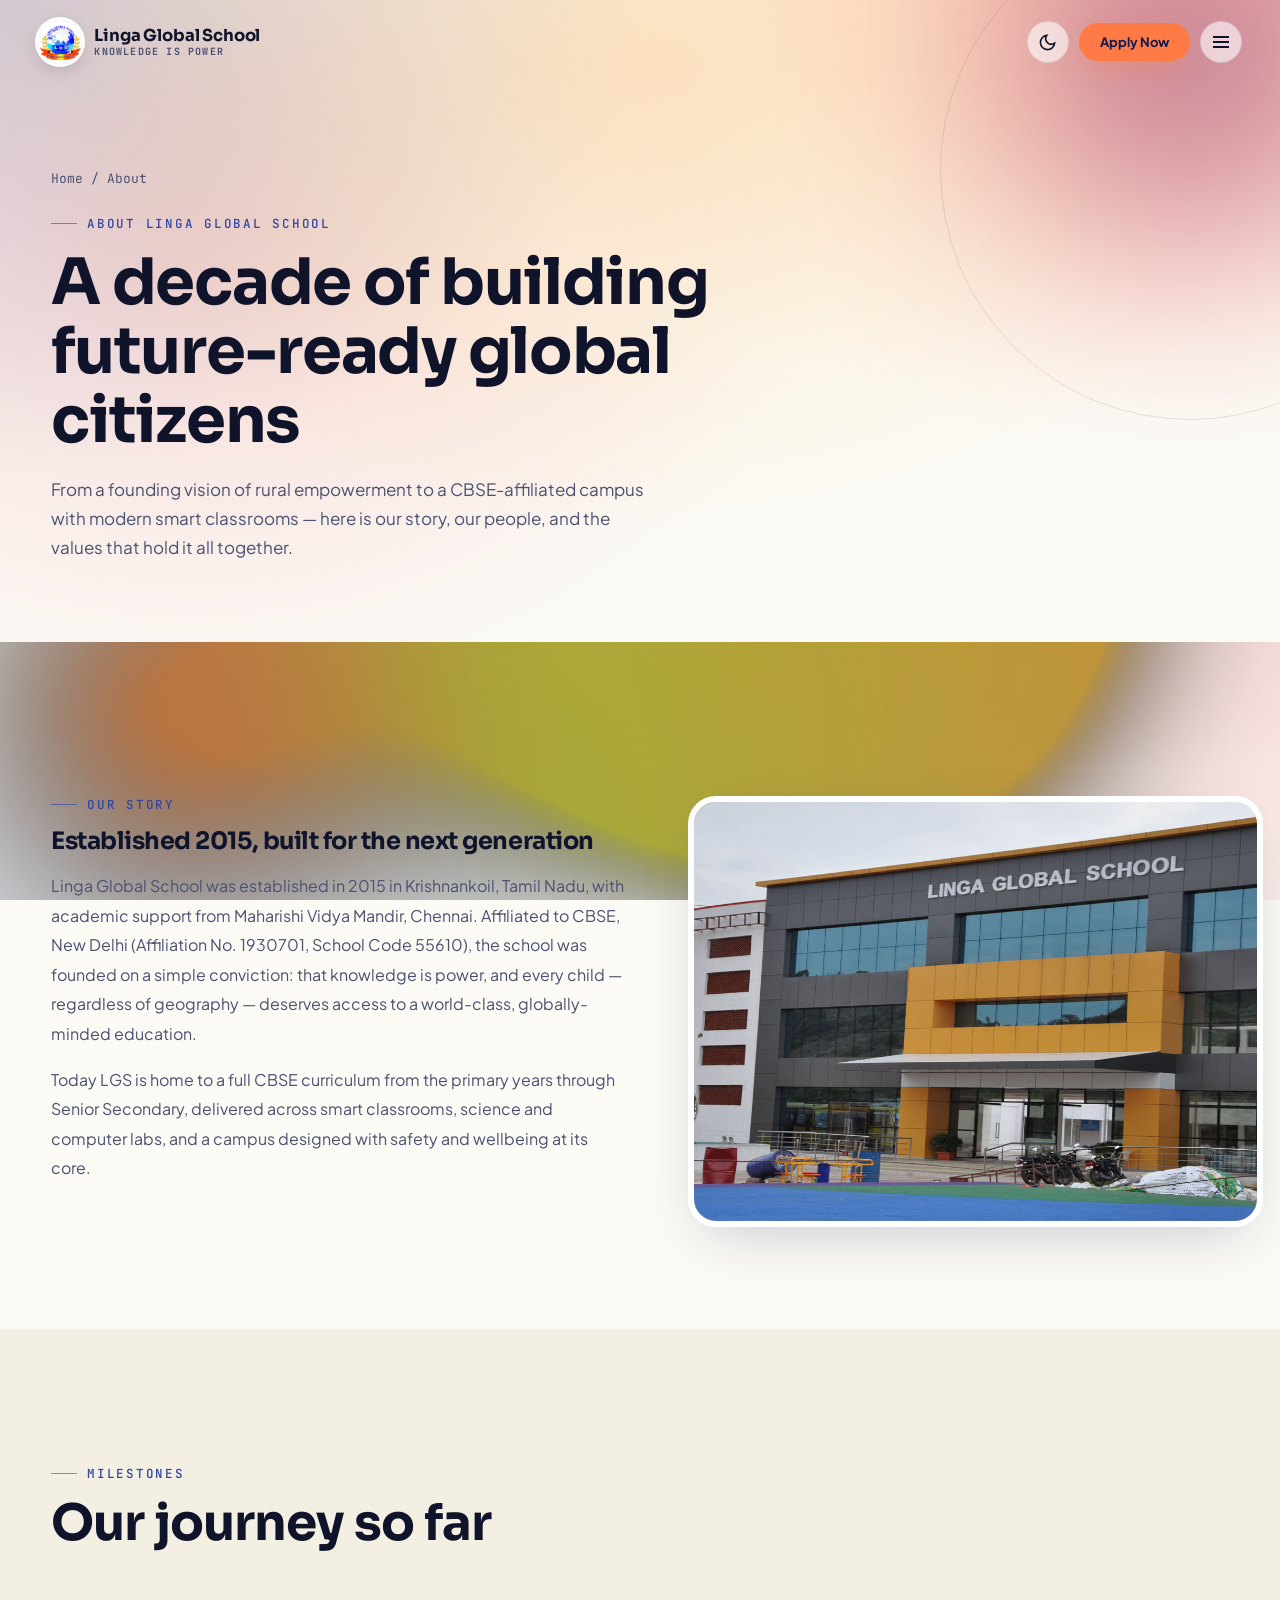
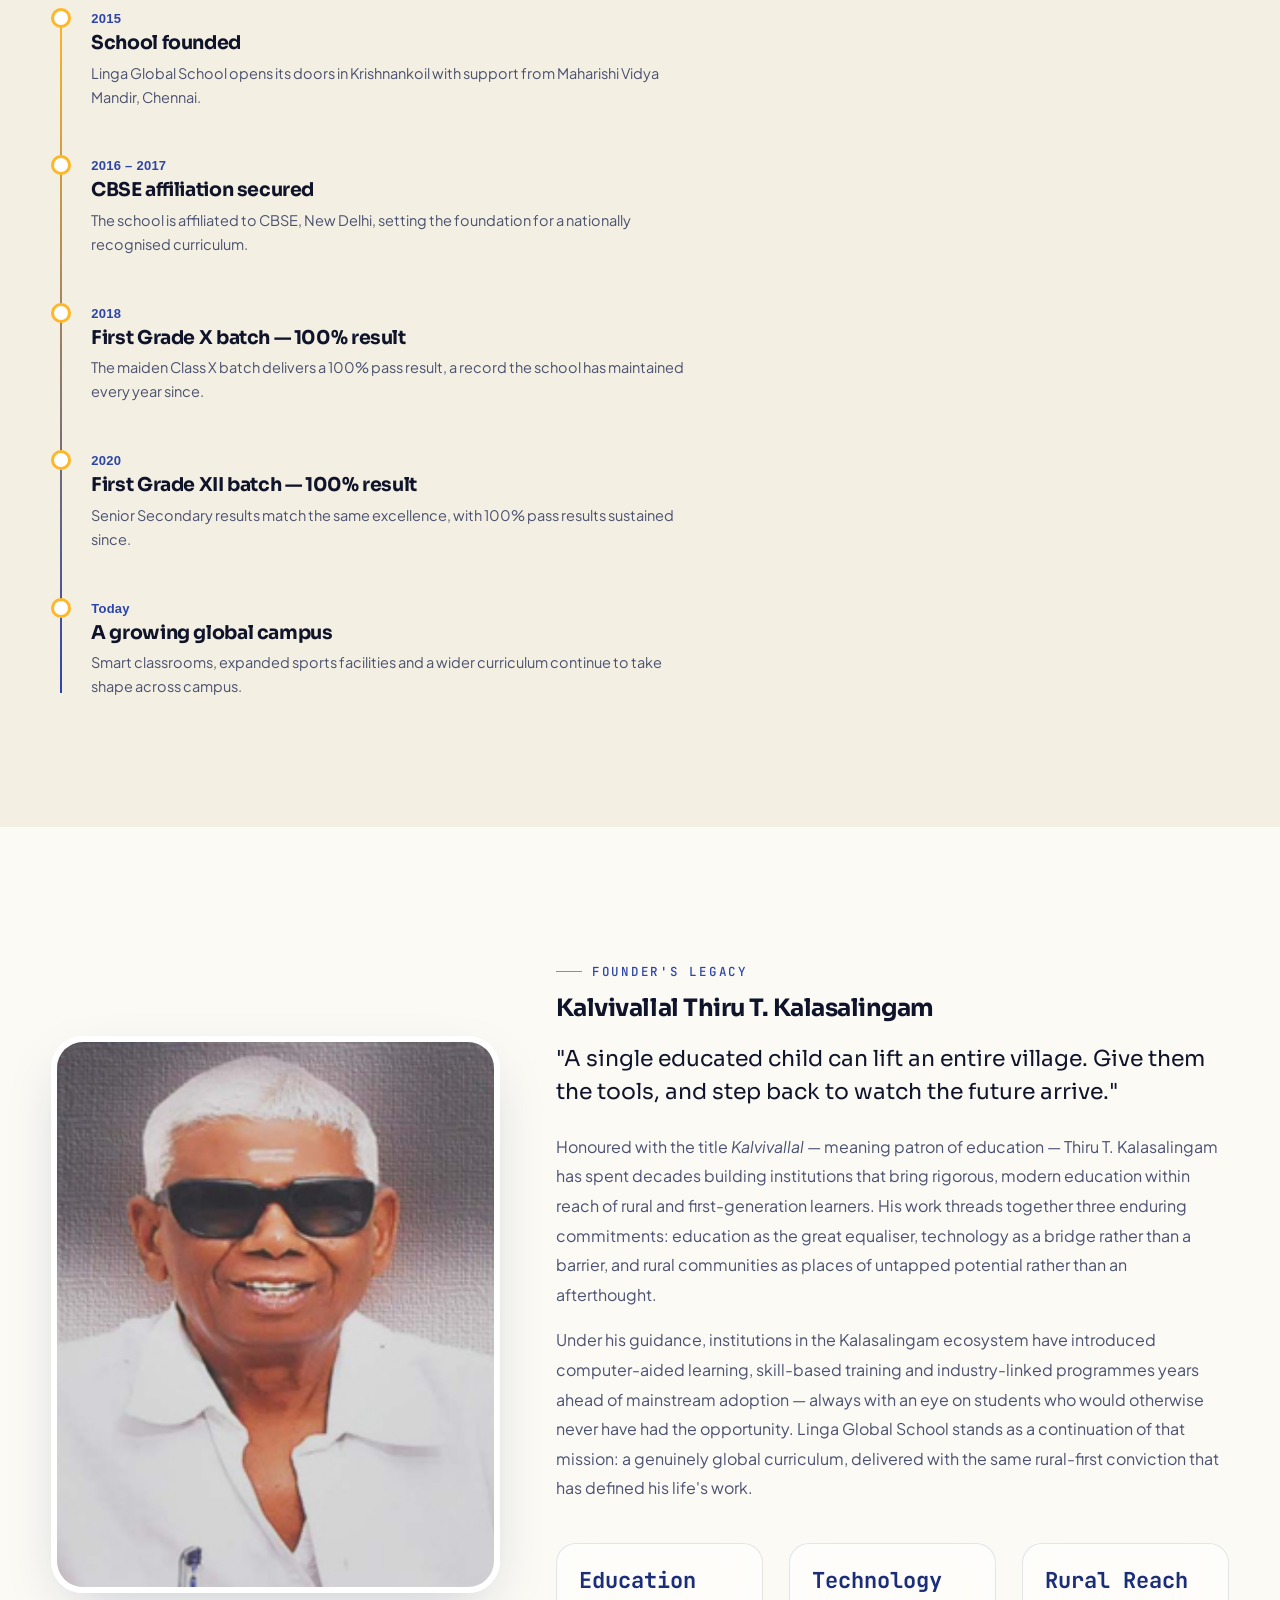
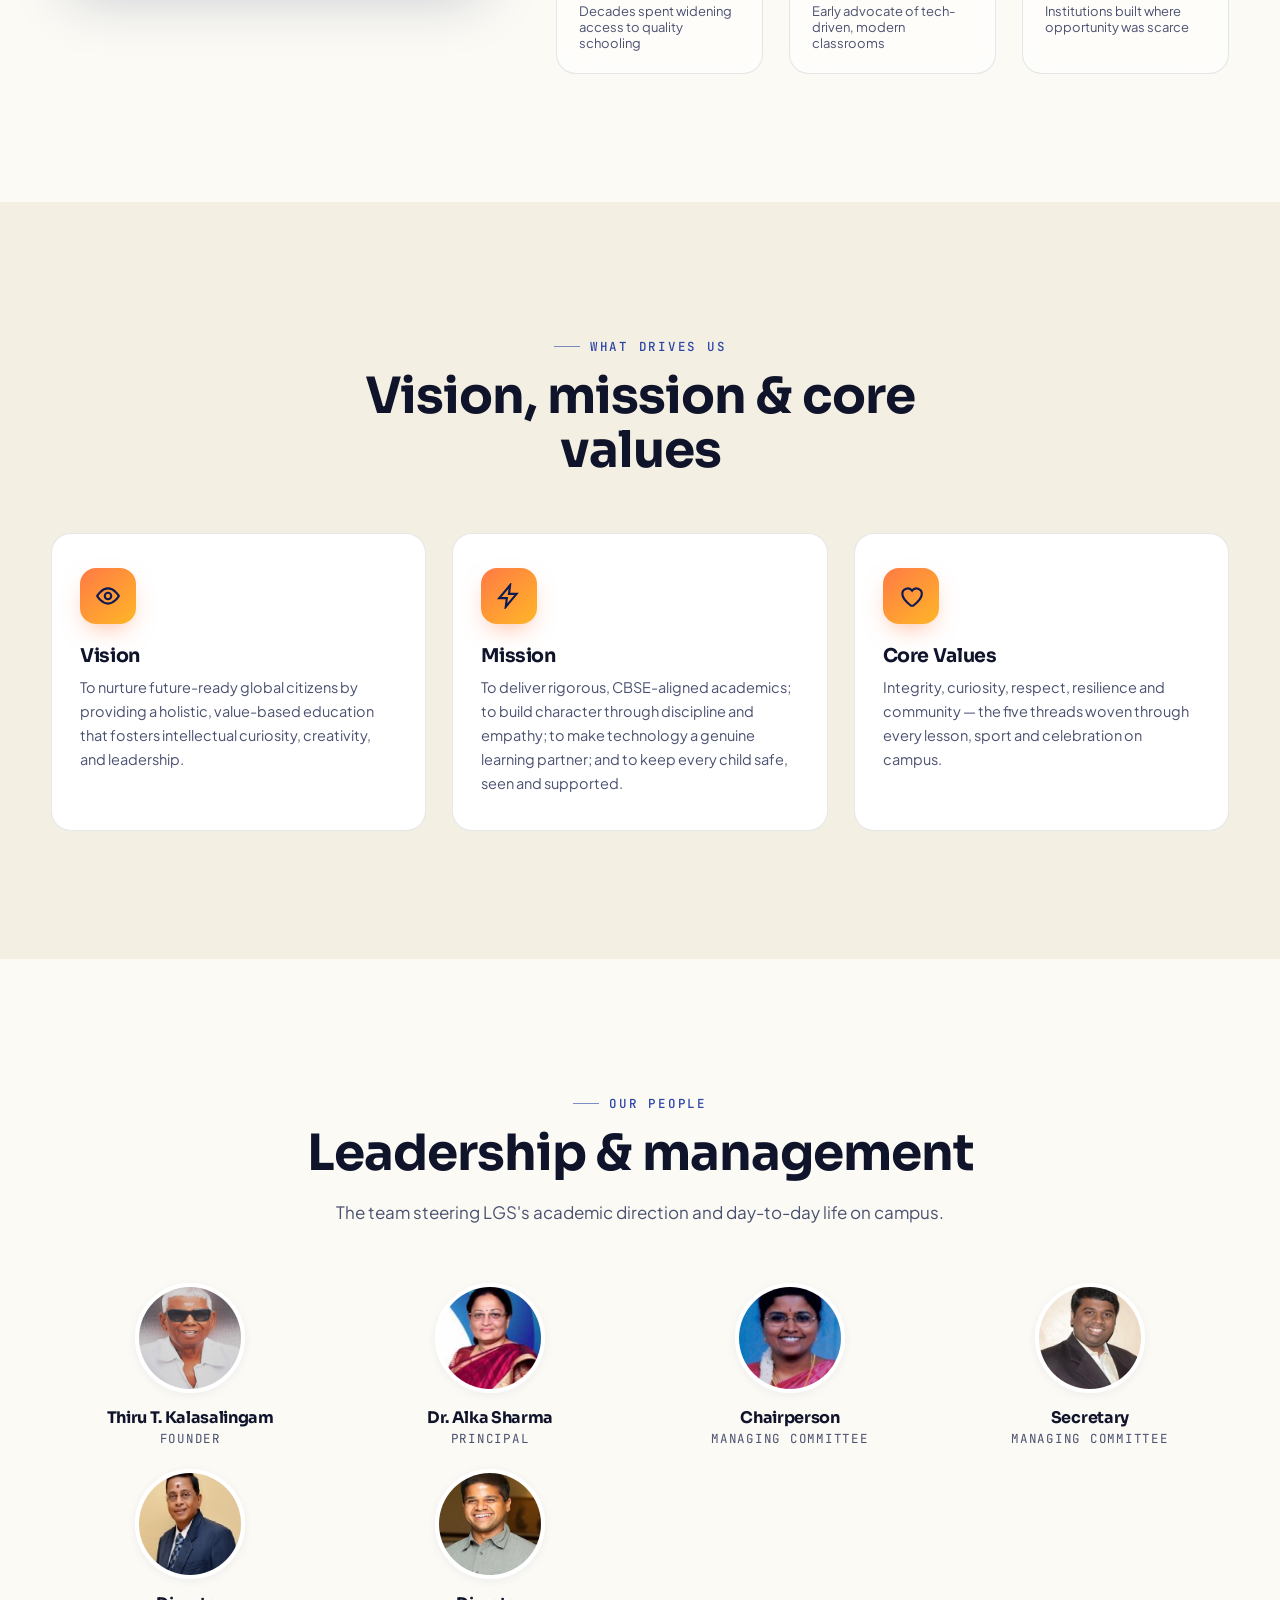
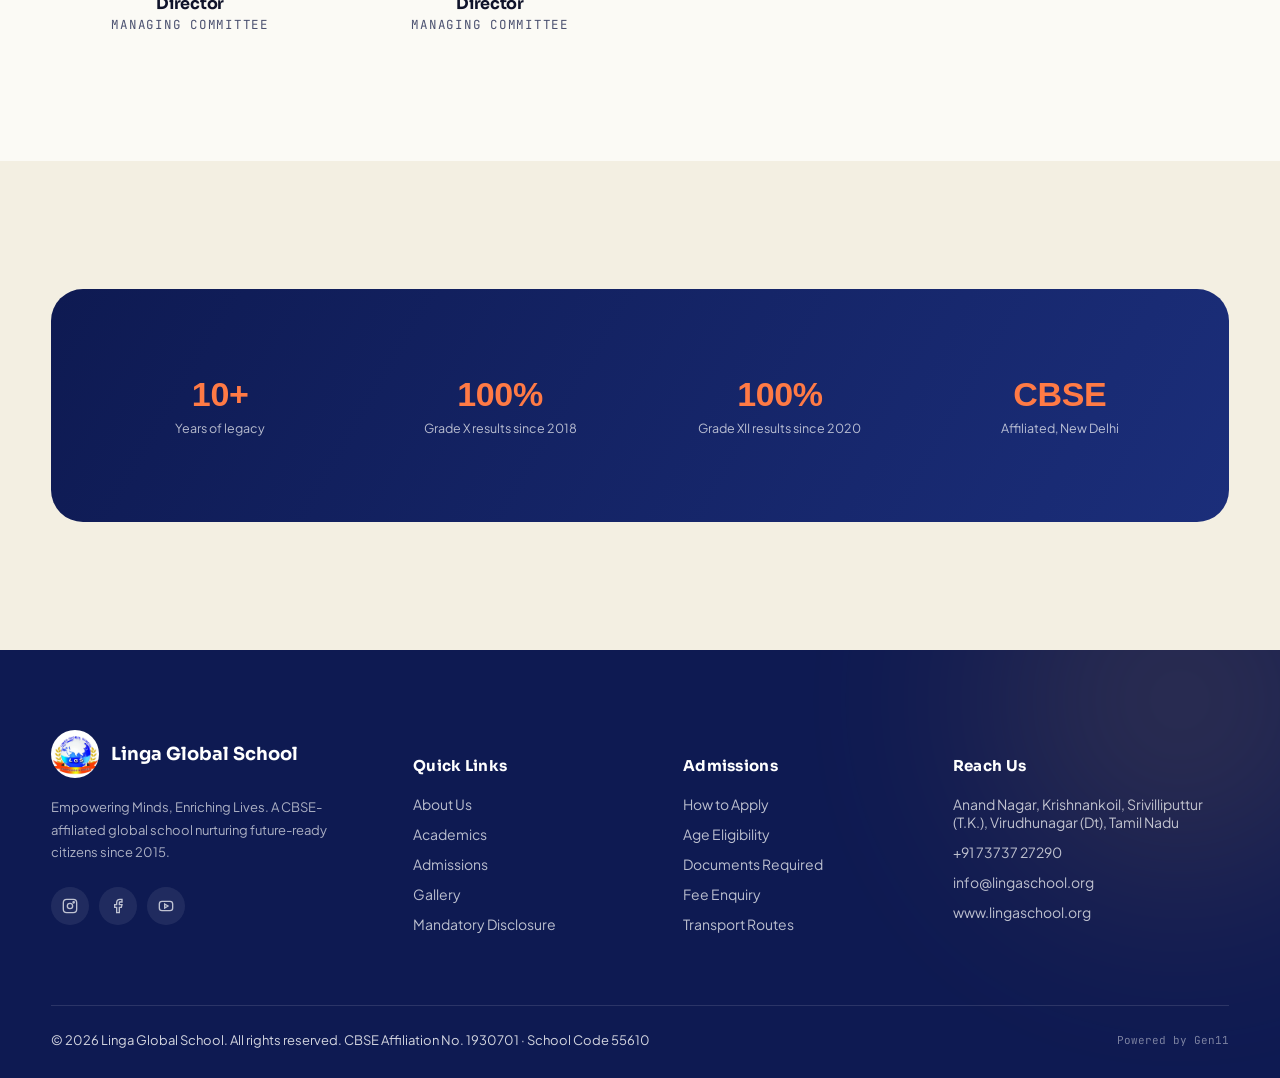
<file: about.html>
<!DOCTYPE html>
<html lang="en">
<head>
<meta charset="UTF-8">
<meta name="viewport" content="width=device-width, initial-scale=1.0">
<title>About Us | Linga Global School</title>
<meta name="description" content="The story, founder, vision, mission and leadership of Linga Global School, Krishnankoil.">
<meta name="theme-color" content="#1B2E7A">
<link rel="icon" href="assets/images/logo-round.jpg">
<link rel="preconnect" href="https://fonts.googleapis.com">
<link href="https://fonts.googleapis.com/css2?family=Sora:wght@400;500;600;700;800https://fonts.googleapis.com/css2?family=Sora:wght@400;500;600;700;800&family=Plus+Jakarta+Sans:wght@400;500;600;700;800&family=JetBrains+Mono:wght@400;500;700&display=swapfamily=Plus+Jakarta+Sans:wght@400;500;600;700;800https://fonts.googleapis.com/css2?family=Sora:wght@400;500;600;700;800&family=Plus+Jakarta+Sans:wght@400;500;600;700;800&family=JetBrains+Mono:wght@400;500;700&display=swapfamily=JetBrains+Mono:wght@400;500;700https://fonts.googleapis.com/css2?family=Sora:wght@400;500;600;700;800&family=Plus+Jakarta+Sans:wght@400;500;600;700;800&family=JetBrains+Mono:wght@400;500;700&display=swapfamily=Archivo+Blackhttps://fonts.googleapis.com/css2?family=Sora:wght@400;500;600;700;800&family=Plus+Jakarta+Sans:wght@400;500;600;700;800&family=JetBrains+Mono:wght@400;500;700&display=swapdisplay=swap" rel="stylesheet">
<link rel="stylesheet" href="assets/css/style.css">
</head>
<body>
<canvas id="bgGradient" aria-hidden="true"></canvas>

<div class="loader"><div class="loader-globe"></div></div>

<a href="#main" class="small" style="position:absolute;left:-9999px;top:0;">Skip to content</a>

<nav class="nav" id="siteNav">
  <div class="container nav-inner">
    <a href="index.html" class="brand">
      <img src="assets/images/logo-round.jpg" alt="Linga Global School crest">
      <span class="brand-text"><b>Linga Global School</b><small>Knowledge is Power</small></span>
    </a>
    <div class="nav-links">
        <a href="index.html" class="">Home</a>
        <a href="about.html" class="active">About</a>
        <a href="academics.html" class="">Academics</a>
        <a href="admissions.html" class="">Admissions</a>
        <a href="facilities.html" class="">Facilities</a>
        <a href="transport.html" class="">Transport</a>
        <a href="gallery.html" class="">Gallery</a>
        <a href="achievements.html" class="">Achievements</a>
        <a href="announcements.html" class="">Announcements</a>
        <a href="contact.html" class="">Contact</a>
        <a href="disclosure.html" class="">Disclosure</a>
    </div>
    <div class="nav-actions">
      <button class="theme-toggle" aria-label="Toggle dark mode">
        <svg class="moon" viewBox="0 0 24 24" fill="none" stroke="currentColor" stroke-width="2"><path d="M21 12.79A9 9 0 1 1 11.21 3 7 7 0 0 0 21 12.79z"/></svg>
        <svg class="sun" viewBox="0 0 24 24" fill="none" stroke="currentColor" stroke-width="2"><circle cx="12" cy="12" r="4"/><path d="M12 2v2M12 20v2M4.9 4.9l1.4 1.4M17.7 17.7l1.4 1.4M2 12h2M20 12h2M4.9 19.1l1.4-1.4M17.7 6.3l1.4-1.4"/></svg>
      </button>
      <a href="admissions.html" class="btn btn-primary btn-sm magnetic"><span>Apply Now</span></a>
      <button class="nav-burger" aria-label="Open menu"><span></span></button>
    </div>
  </div>
</nav>

<div class="mobile-panel">
    <a href="index.html">Home</a>
    <a href="about.html">About</a>
    <a href="academics.html">Academics</a>
    <a href="admissions.html">Admissions</a>
    <a href="facilities.html">Facilities</a>
    <a href="transport.html">Transport</a>
    <a href="gallery.html">Gallery</a>
    <a href="achievements.html">Achievements</a>
    <a href="announcements.html">Announcements</a>
    <a href="contact.html">Contact</a>
    <a href="disclosure.html">Disclosure</a>
    <a href="admissions.html" class="btn btn-primary btn-block mt-24"><span>Apply Now</span></a>
</div>

<main id="main">

<section class="page-hero">
  <div class="orbit-field" aria-hidden="true">
    <div class="orb orb-blue" style="width:420px;height:420px;top:-160px;right:-120px;"></div>
    <div class="ring" style="width:500px;height:500px;top:-80px;right:-160px;"></div>
  </div>
  <div class="container">
    <div class="crumb"><a href="index.html">Home</a> / About</div>
    <span class="eyebrow" data-reveal>About Linga Global School</span>
    <h1 data-reveal>A decade of building future-ready global citizens</h1>
    <p data-reveal>From a founding vision of rural empowerment to a CBSE-affiliated campus with modern smart classrooms — here is our story, our people, and the values that hold it all together.</p>
  </div>
</section>

<section>
  <div class="container grid-2" style="align-items:center;">
    <div data-reveal="left">
      <span class="eyebrow">Our story</span>
      <h2 class="mt-16">Established 2015, built for the next generation</h2>
      <p class="muted mt-16" style="line-height:1.85;">Linga Global School was established in 2015 in Krishnankoil, Tamil Nadu, with academic support from Maharishi Vidya Mandir, Chennai. Affiliated to CBSE, New Delhi (Affiliation No. 1930701, School Code 55610), the school was founded on a simple conviction: that knowledge is power, and every child — regardless of geography — deserves access to a world-class, globally-minded education.</p>
      <p class="muted mt-16" style="line-height:1.85;">Today LGS is home to a full CBSE curriculum from the primary years through Senior Secondary, delivered across smart classrooms, science and computer labs, and a campus designed with safety and wellbeing at its core.</p>
    </div>
    <div class="hero-photo" style="position:relative;aspect-ratio:4/3;border-radius:28px;overflow:hidden;box-shadow:var(--shadow-2);" data-reveal="right">
      <img src="assets/images/school-building.jpg" alt="Linga Global School campus">
    </div>
  </div>
</section>

<section style="background:var(--bg-alt);">
  <div class="container">
    <div class="section-head" data-reveal>
      <span class="eyebrow">Milestones</span>
      <h2>Our journey so far</h2>
    </div>
    <div class="timeline">
      <div class="t-item" data-reveal="left"><div class="t-dot"></div><b>2015</b><h4>School founded</h4><p>Linga Global School opens its doors in Krishnankoil with support from Maharishi Vidya Mandir, Chennai.</p></div>
      <div class="t-item" data-reveal="left"><div class="t-dot"></div><b>2016 – 2017</b><h4>CBSE affiliation secured</h4><p>The school is affiliated to CBSE, New Delhi, setting the foundation for a nationally recognised curriculum.</p></div>
      <div class="t-item" data-reveal="left"><div class="t-dot"></div><b>2018</b><h4>First Grade X batch — 100% result</h4><p>The maiden Class X batch delivers a 100% pass result, a record the school has maintained every year since.</p></div>
      <div class="t-item" data-reveal="left"><div class="t-dot"></div><b>2020</b><h4>First Grade XII batch — 100% result</h4><p>Senior Secondary results match the same excellence, with 100% pass results sustained since.</p></div>
      <div class="t-item" data-reveal="left"><div class="t-dot"></div><b>Today</b><h4>A growing global campus</h4><p>Smart classrooms, expanded sports facilities and a wider curriculum continue to take shape across campus.</p></div>
    </div>
  </div>
</section>

<section id="founder">
  <div class="container founder-wrap">
    <div class="founder-photo" data-reveal="left">
      <div class="frame"><img src="assets/images/founder.jpg" alt="Kalvivallal Thiru T. Kalasalingam"></div>
    </div>
    <div data-reveal="right">
      <span class="eyebrow">Founder's legacy</span>
      <h2 class="mt-16">Kalvivallal Thiru T. Kalasalingam</h2>
      <p class="founder-quote">"A single educated child can lift an entire village. Give them the tools, and step back to watch the future arrive."</p>
      <p class="muted" style="line-height:1.85;">Honoured with the title <em>Kalvivallal</em> — meaning patron of education — Thiru T. Kalasalingam has spent decades building institutions that bring rigorous, modern education within reach of rural and first-generation learners. His work threads together three enduring commitments: education as the great equaliser, technology as a bridge rather than a barrier, and rural communities as places of untapped potential rather than an afterthought.</p>
      <p class="muted mt-16" style="line-height:1.85;">Under his guidance, institutions in the Kalasalingam ecosystem have introduced computer-aided learning, skill-based training and industry-linked programmes years ahead of mainstream adoption — always with an eye on students who would otherwise never have had the opportunity. Linga Global School stands as a continuation of that mission: a genuinely global curriculum, delivered with the same rural-first conviction that has defined his life's work.</p>
      <div class="grid-3 mt-40">
        <div class="glass" style="padding:22px;"><b class="text-royal" style="font-family:var(--f-mono);font-size:22px;">Education</b><p class="small muted mt-8">Decades spent widening access to quality schooling</p></div>
        <div class="glass" style="padding:22px;"><b class="text-royal" style="font-family:var(--f-mono);font-size:22px;">Technology</b><p class="small muted mt-8">Early advocate of tech-driven, modern classrooms</p></div>
        <div class="glass" style="padding:22px;"><b class="text-royal" style="font-family:var(--f-mono);font-size:22px;">Rural Reach</b><p class="small muted mt-8">Institutions built where opportunity was scarce</p></div>
      </div>
    </div>
  </div>
</section>

<section style="background:var(--bg-alt);">
  <div class="container">
    <div class="section-head center" data-reveal>
      <span class="eyebrow">What drives us</span>
      <h2>Vision, mission &amp; core values</h2>
    </div>
    <div class="grid-3 stagger">
      <div class="card" data-reveal>
        <div class="icon-wrap"><svg viewBox="0 0 24 24" fill="none" stroke="currentColor" stroke-width="2"><circle cx="12" cy="12" r="3"/><path d="M2 12s4-7 10-7 10 7 10 7-4 7-10 7-10-7-10-7z"/></svg></div>
        <h3>Vision</h3>
        <p>To nurture future-ready global citizens by providing a holistic, value-based education that fosters intellectual curiosity, creativity, and leadership.</p>
      </div>
      <div class="card" data-reveal>
        <div class="icon-wrap"><svg viewBox="0 0 24 24" fill="none" stroke="currentColor" stroke-width="2"><path d="M13 2L3 14h7l-1 8 10-12h-7l1-8z"/></svg></div>
        <h3>Mission</h3>
        <p>To deliver rigorous, CBSE-aligned academics; to build character through discipline and empathy; to make technology a genuine learning partner; and to keep every child safe, seen and supported.</p>
      </div>
      <div class="card" data-reveal>
        <div class="icon-wrap"><svg viewBox="0 0 24 24" fill="none" stroke="currentColor" stroke-width="2"><path d="M12 21c-4-3-8-6.5-8-11a5 5 0 0 1 9-3 5 5 0 0 1 9 3c0 4.5-4 8-8 11z"/></svg></div>
        <h3>Core Values</h3>
        <p>Integrity, curiosity, respect, resilience and community — the five threads woven through every lesson, sport and celebration on campus.</p>
      </div>
    </div>
  </div>
</section>

<section>
  <div class="container">
    <div class="section-head center" data-reveal>
      <span class="eyebrow">Our people</span>
      <h2>Leadership &amp; management</h2>
      <p>The team steering LGS's academic direction and day-to-day life on campus.</p>
    </div>
    <div class="grid-4 stagger">
      <div class="leader-card" data-reveal><div class="photo"><img src="assets/images/founder.jpg" alt="Kalvivallal Thiru T. Kalasalingam"></div><h4>Thiru T. Kalasalingam</h4><span>Founder</span></div>
      <div class="leader-card" data-reveal><div class="photo"><img src="assets/images/principal.png" alt="Dr. Alka Sharma"></div><h4>Dr. Alka Sharma</h4><span>Principal</span></div>
      <div class="leader-card" data-reveal><div class="photo"><img src="assets/images/chairman.png" alt="Chairperson"></div><h4>Chairperson</h4><span>Managing Committee</span></div>
      <div class="leader-card" data-reveal><div class="photo"><img src="assets/images/secretary.png" alt="Secretary"></div><h4>Secretary</h4><span>Managing Committee</span></div>
      <div class="leader-card" data-reveal><div class="photo"><img src="assets/images/leader-1.png" alt="Director"></div><h4>Director</h4><span>Managing Committee</span></div>
      <div class="leader-card" data-reveal><div class="photo"><img src="assets/images/leader-2.png" alt="Director"></div><h4>Director</h4><span>Managing Committee</span></div>
    </div>
  </div>
</section>

<section style="background:var(--bg-alt);">
  <div class="container">
    <div class="counter-band" data-reveal="scale">
      <div class="grid-4">
        <div class="stat-cell"><b data-counter="10" data-suffix="+">0+</b><span>Years of legacy</span></div>
        <div class="stat-cell"><b data-counter="100" data-suffix="%">0%</b><span>Grade X results since 2018</span></div>
        <div class="stat-cell"><b data-counter="100" data-suffix="%">0%</b><span>Grade XII results since 2020</span></div>
        <div class="stat-cell"><b>CBSE</b><span>Affiliated, New Delhi</span></div>
      </div>
    </div>
  </div>
</section>

<footer class="footer">
  <div class="orbit-field" aria-hidden="true">
    <div class="orb orb-gold" style="width:400px;height:400px;top:-150px;right:-100px;opacity:.12"></div>
  </div>
  <div class="container footer-grid">
    <div>
      <div class="footer-brand">
        <img src="assets/images/logo-round.jpg" alt="LGS crest">
        <b>Linga Global School</b>
      </div>
      <p class="small" style="max-width:280px;line-height:1.7;opacity:.8;">Empowering Minds, Enriching Lives. A CBSE-affiliated global school nurturing future-ready citizens since 2015.</p>
      <div class="socials mt-24">
        <a href="https://www.instagram.com/lgs_official_2015/" target="_blank" rel="noopener" aria-label="Instagram"><svg viewBox="0 0 24 24" fill="none" stroke="currentColor" stroke-width="2"><rect x="2" y="2" width="20" height="20" rx="5"/><circle cx="12" cy="12" r="4"/><circle cx="17.5" cy="6.5" r="1"/></svg></a>
        <a href="https://www.facebook.com" target="_blank" rel="noopener" aria-label="Facebook"><svg viewBox="0 0 24 24" fill="none" stroke="currentColor" stroke-width="2"><path d="M18 2h-3a5 5 0 0 0-5 5v3H7v4h3v8h4v-8h3l1-4h-4V7a1 1 0 0 1 1-1h3z"/></svg></a>
        <a href="https://www.youtube.com" target="_blank" rel="noopener" aria-label="YouTube"><svg viewBox="0 0 24 24" fill="none" stroke="currentColor" stroke-width="2"><rect x="2" y="5" width="20" height="14" rx="4"/><path d="M10 9l5 3-5 3z"/></svg></a>
      </div>
    </div>
    <div>
      <h5>Quick Links</h5>
      <ul>
        <li><a href="about.html">About Us</a></li>
        <li><a href="academics.html">Academics</a></li>
        <li><a href="admissions.html">Admissions</a></li>
        <li><a href="gallery.html">Gallery</a></li>
        <li><a href="disclosure.html">Mandatory Disclosure</a></li>
      </ul>
    </div>
    <div>
      <h5>Admissions</h5>
      <ul>
        <li><a href="admissions.html">How to Apply</a></li>
        <li><a href="admissions.html#eligibility">Age Eligibility</a></li>
        <li><a href="admissions.html#documents">Documents Required</a></li>
        <li><a href="contact.html">Fee Enquiry</a></li>
        <li><a href="transport.html">Transport Routes</a></li>
      </ul>
    </div>
    <div>
      <h5>Reach Us</h5>
      <ul>
        <li><a href="https://maps.google.com/?q=Linga+Global+School+Anand+Nagar+Krishnankoil+Srivilliputtur+Virudhunagar+Tamil+Nadu" target="_blank" rel="noopener">Anand Nagar, Krishnankoil, Srivilliputtur (T.K.), Virudhunagar (Dt), Tamil Nadu</a></li>
        <li><a href="tel:+917373727290">+91 73737 27290</a></li>
        <li><a href="mailto:info@lingaschool.org">info@lingaschool.org</a></li>
        <li><a href="https://www.lingaschool.org" target="_blank" rel="noopener">www.lingaschool.org</a></li>
      </ul>
    </div>
  </div>
  <div class="container footer-bottom">
    <span>&copy; <span id="year"></span> Linga Global School. All rights reserved. CBSE Affiliation No. 1930701 &middot; School Code 55610</span>
    <span class="credit">Powered by Gen11</span>
  </div>
</footer>

<div class="back-top" aria-label="Back to top">
  <svg width="18" height="18" viewBox="0 0 24 24" fill="none" stroke="currentColor" stroke-width="2.4"><path d="M12 19V5M5 12l7-7 7 7"/></svg>
</div>

<script>document.getElementById('year') && (document.getElementById('year').textContent = new Date().getFullYear());</script>
<script src="assets/js/main.js"></script>

</main>
<script src="assets/js/gradient.js" defer></script>
</body>
</html>
</file>
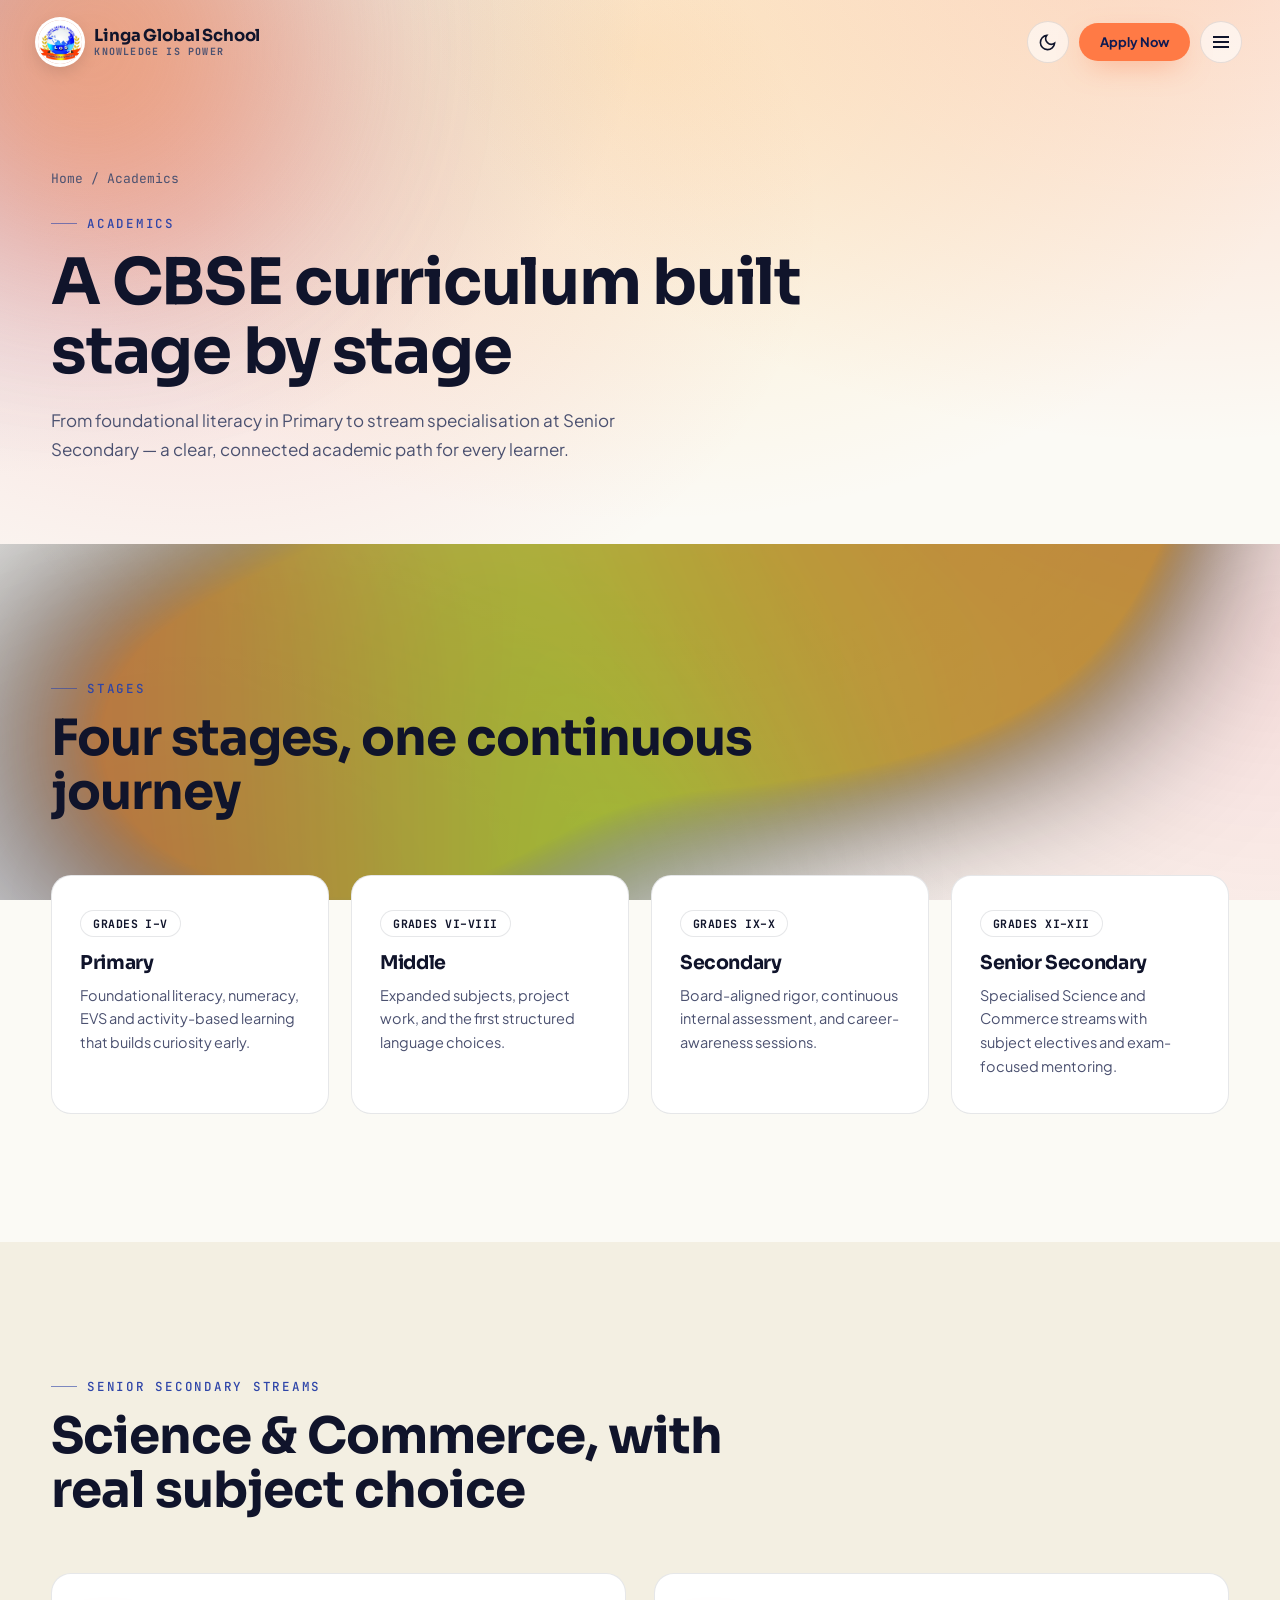
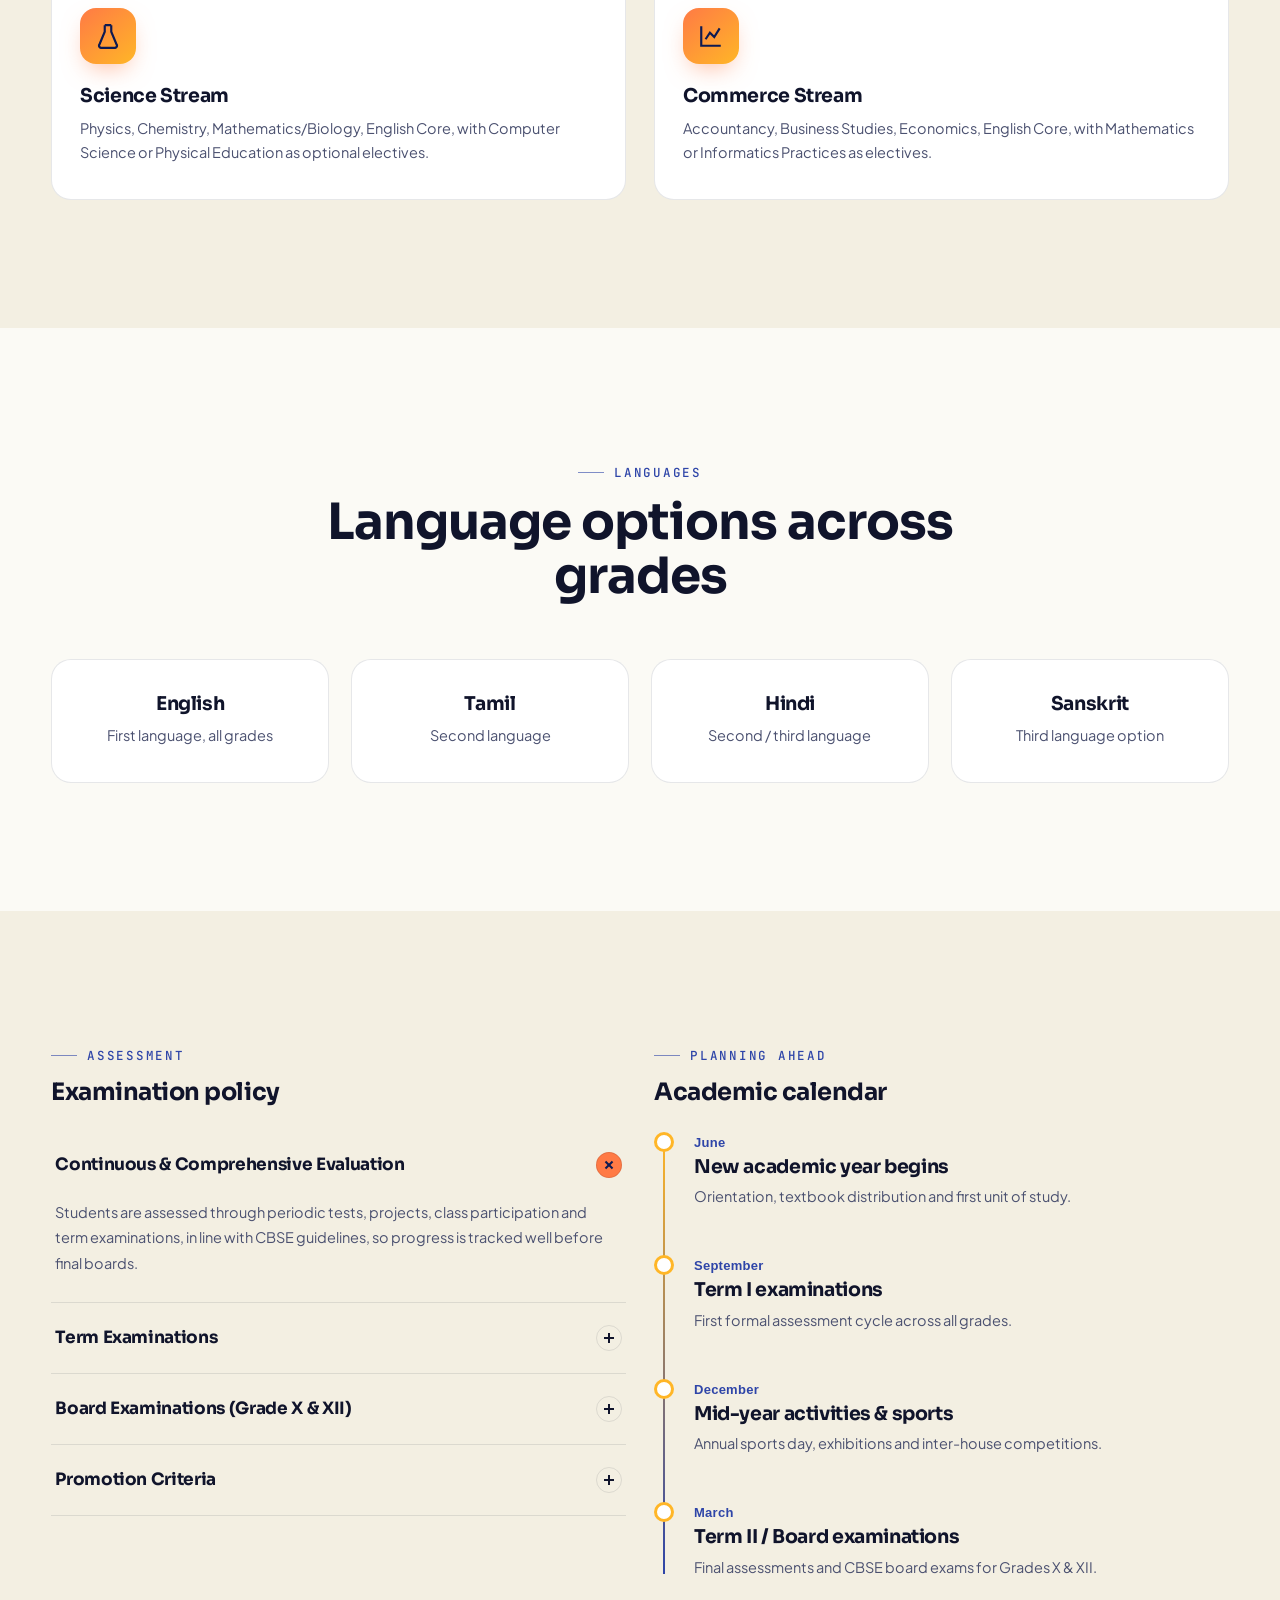
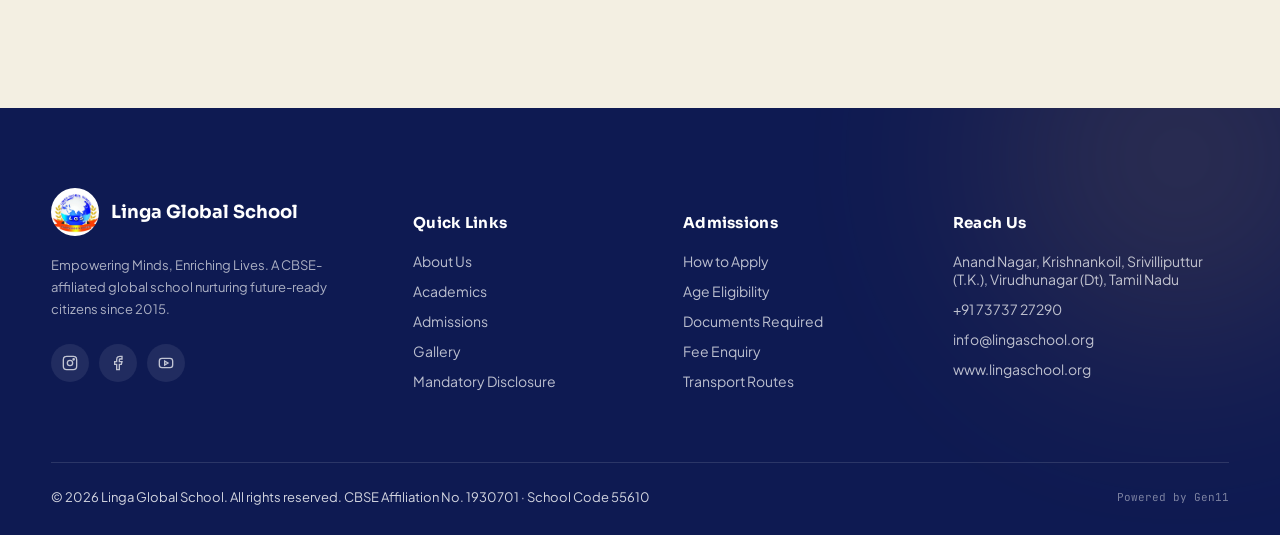
<file: academics.html>
<!DOCTYPE html>
<html lang="en">
<head>
<meta charset="UTF-8">
<meta name="viewport" content="width=device-width, initial-scale=1.0">
<title>Academics | Linga Global School</title>
<meta name="description" content="CBSE curriculum, streams, subject combinations, languages and examination policy at Linga Global School.">
<meta name="theme-color" content="#1B2E7A">
<link rel="icon" href="assets/images/logo-round.jpg">
<link rel="preconnect" href="https://fonts.googleapis.com">
<link href="https://fonts.googleapis.com/css2?family=Sora:wght@400;500;600;700;800https://fonts.googleapis.com/css2?family=Sora:wght@400;500;600;700;800&family=Plus+Jakarta+Sans:wght@400;500;600;700;800&family=JetBrains+Mono:wght@400;500;700&display=swapfamily=Plus+Jakarta+Sans:wght@400;500;600;700;800https://fonts.googleapis.com/css2?family=Sora:wght@400;500;600;700;800&family=Plus+Jakarta+Sans:wght@400;500;600;700;800&family=JetBrains+Mono:wght@400;500;700&display=swapfamily=JetBrains+Mono:wght@400;500;700https://fonts.googleapis.com/css2?family=Sora:wght@400;500;600;700;800&family=Plus+Jakarta+Sans:wght@400;500;600;700;800&family=JetBrains+Mono:wght@400;500;700&display=swapfamily=Archivo+Blackhttps://fonts.googleapis.com/css2?family=Sora:wght@400;500;600;700;800&family=Plus+Jakarta+Sans:wght@400;500;600;700;800&family=JetBrains+Mono:wght@400;500;700&display=swapdisplay=swap" rel="stylesheet">
<link rel="stylesheet" href="assets/css/style.css">
</head>
<body>
<canvas id="bgGradient" aria-hidden="true"></canvas>

<div class="loader"><div class="loader-globe"></div></div>

<a href="#main" class="small" style="position:absolute;left:-9999px;top:0;">Skip to content</a>

<nav class="nav" id="siteNav">
  <div class="container nav-inner">
    <a href="index.html" class="brand">
      <img src="assets/images/logo-round.jpg" alt="Linga Global School crest">
      <span class="brand-text"><b>Linga Global School</b><small>Knowledge is Power</small></span>
    </a>
    <div class="nav-links">
        <a href="index.html" class="">Home</a>
        <a href="about.html" class="">About</a>
        <a href="academics.html" class="active">Academics</a>
        <a href="admissions.html" class="">Admissions</a>
        <a href="facilities.html" class="">Facilities</a>
        <a href="transport.html" class="">Transport</a>
        <a href="gallery.html" class="">Gallery</a>
        <a href="achievements.html" class="">Achievements</a>
        <a href="announcements.html" class="">Announcements</a>
        <a href="contact.html" class="">Contact</a>
        <a href="disclosure.html" class="">Disclosure</a>
    </div>
    <div class="nav-actions">
      <button class="theme-toggle" aria-label="Toggle dark mode">
        <svg class="moon" viewBox="0 0 24 24" fill="none" stroke="currentColor" stroke-width="2"><path d="M21 12.79A9 9 0 1 1 11.21 3 7 7 0 0 0 21 12.79z"/></svg>
        <svg class="sun" viewBox="0 0 24 24" fill="none" stroke="currentColor" stroke-width="2"><circle cx="12" cy="12" r="4"/><path d="M12 2v2M12 20v2M4.9 4.9l1.4 1.4M17.7 17.7l1.4 1.4M2 12h2M20 12h2M4.9 19.1l1.4-1.4M17.7 6.3l1.4-1.4"/></svg>
      </button>
      <a href="admissions.html" class="btn btn-primary btn-sm magnetic"><span>Apply Now</span></a>
      <button class="nav-burger" aria-label="Open menu"><span></span></button>
    </div>
  </div>
</nav>

<div class="mobile-panel">
    <a href="index.html">Home</a>
    <a href="about.html">About</a>
    <a href="academics.html">Academics</a>
    <a href="admissions.html">Admissions</a>
    <a href="facilities.html">Facilities</a>
    <a href="transport.html">Transport</a>
    <a href="gallery.html">Gallery</a>
    <a href="achievements.html">Achievements</a>
    <a href="announcements.html">Announcements</a>
    <a href="contact.html">Contact</a>
    <a href="disclosure.html">Disclosure</a>
    <a href="admissions.html" class="btn btn-primary btn-block mt-24"><span>Apply Now</span></a>
</div>

<main id="main">

<section class="page-hero">
  <div class="orbit-field" aria-hidden="true">
    <div class="orb orb-yellow" style="width:380px;height:380px;top:-140px;left:-100px;"></div>
  </div>
  <div class="container">
    <div class="crumb"><a href="index.html">Home</a> / Academics</div>
    <span class="eyebrow" data-reveal>Academics</span>
    <h1 data-reveal>A CBSE curriculum built stage by stage</h1>
    <p data-reveal>From foundational literacy in Primary to stream specialisation at Senior Secondary — a clear, connected academic path for every learner.</p>
  </div>
</section>

<section>
  <div class="container">
    <div class="section-head" data-reveal>
      <span class="eyebrow">Stages</span>
      <h2>Four stages, one continuous journey</h2>
    </div>
    <div class="grid-4 stagger">
      <div class="card" data-reveal><span class="tag">Grades I–V</span><h3 class="mt-16">Primary</h3><p>Foundational literacy, numeracy, EVS and activity-based learning that builds curiosity early.</p></div>
      <div class="card" data-reveal><span class="tag">Grades VI–VIII</span><h3 class="mt-16">Middle</h3><p>Expanded subjects, project work, and the first structured language choices.</p></div>
      <div class="card" data-reveal><span class="tag">Grades IX–X</span><h3 class="mt-16">Secondary</h3><p>Board-aligned rigor, continuous internal assessment, and career-awareness sessions.</p></div>
      <div class="card" data-reveal><span class="tag">Grades XI–XII</span><h3 class="mt-16">Senior Secondary</h3><p>Specialised Science and Commerce streams with subject electives and exam-focused mentoring.</p></div>
    </div>
  </div>
</section>

<section style="background:var(--bg-alt);">
  <div class="container">
    <div class="section-head" data-reveal>
      <span class="eyebrow">Senior secondary streams</span>
      <h2>Science &amp; Commerce, with real subject choice</h2>
    </div>
    <div class="grid-2">
      <div class="card" data-reveal="left">
        <div class="icon-wrap"><svg viewBox="0 0 24 24" fill="none" stroke="currentColor" stroke-width="2"><path d="M9 2v6L4 20a2 2 0 0 0 2 3h12a2 2 0 0 0 2-3l-5-12V2"/><path d="M9 2h6"/></svg></div>
        <h3>Science Stream</h3>
        <p class="mt-8">Physics, Chemistry, Mathematics/Biology, English Core, with Computer Science or Physical Education as optional electives.</p>
      </div>
      <div class="card" data-reveal="right">
        <div class="icon-wrap"><svg viewBox="0 0 24 24" fill="none" stroke="currentColor" stroke-width="2"><path d="M3 3v18h18"/><path d="M7 15l4-6 4 4 5-8"/></svg></div>
        <h3>Commerce Stream</h3>
        <p class="mt-8">Accountancy, Business Studies, Economics, English Core, with Mathematics or Informatics Practices as electives.</p>
      </div>
    </div>
  </div>
</section>

<section>
  <div class="container">
    <div class="section-head center" data-reveal>
      <span class="eyebrow">Languages</span>
      <h2>Language options across grades</h2>
    </div>
    <div class="grid-4 stagger">
      <div class="card" data-reveal style="text-align:center;"><h3>English</h3><p>First language, all grades</p></div>
      <div class="card" data-reveal style="text-align:center;"><h3>Tamil</h3><p>Second language</p></div>
      <div class="card" data-reveal style="text-align:center;"><h3>Hindi</h3><p>Second / third language</p></div>
      <div class="card" data-reveal style="text-align:center;"><h3>Sanskrit</h3><p>Third language option</p></div>
    </div>
  </div>
</section>

<section style="background:var(--bg-alt);">
  <div class="container grid-2">
    <div data-reveal="left">
      <span class="eyebrow">Assessment</span>
      <h2 class="mt-16">Examination policy</h2>
      <div class="mt-24">
        <div class="accordion-item open">
          <div class="accordion-head"><h4>Continuous & Comprehensive Evaluation</h4><span class="plus"></span></div>
          <div class="accordion-body" style="max-height:220px;"><div class="accordion-body-in">Students are assessed through periodic tests, projects, class participation and term examinations, in line with CBSE guidelines, so progress is tracked well before final boards.</div></div>
        </div>
        <div class="accordion-item">
          <div class="accordion-head"><h4>Term Examinations</h4><span class="plus"></span></div>
          <div class="accordion-body"><div class="accordion-body-in">Two major term examinations are held each academic year, covering the full syllabus taught up to that point, with report cards issued after each term.</div></div>
        </div>
        <div class="accordion-item">
          <div class="accordion-head"><h4>Board Examinations (Grade X &amp; XII)</h4><span class="plus"></span></div>
          <div class="accordion-body"><div class="accordion-body-in">Grade X and XII students appear for CBSE board examinations, supported by structured revision plans, mock tests and one-on-one mentoring in the lead-up months.</div></div>
        </div>
        <div class="accordion-item">
          <div class="accordion-head"><h4>Promotion Criteria</h4><span class="plus"></span></div>
          <div class="accordion-body"><div class="accordion-body-in">Promotion to the next grade is based on minimum attendance and passing marks across the year's assessments, as per CBSE norms.</div></div>
        </div>
      </div>
    </div>
    <div data-reveal="right">
      <span class="eyebrow">Planning ahead</span>
      <h2 class="mt-16">Academic calendar</h2>
      <div class="timeline mt-24">
        <div class="t-item"><div class="t-dot"></div><b>June</b><h4>New academic year begins</h4><p>Orientation, textbook distribution and first unit of study.</p></div>
        <div class="t-item"><div class="t-dot"></div><b>September</b><h4>Term I examinations</h4><p>First formal assessment cycle across all grades.</p></div>
        <div class="t-item"><div class="t-dot"></div><b>December</b><h4>Mid-year activities &amp; sports</h4><p>Annual sports day, exhibitions and inter-house competitions.</p></div>
        <div class="t-item"><div class="t-dot"></div><b>March</b><h4>Term II / Board examinations</h4><p>Final assessments and CBSE board exams for Grades X &amp; XII.</p></div>
      </div>
    </div>
  </div>
</section>

<footer class="footer">
  <div class="orbit-field" aria-hidden="true">
    <div class="orb orb-gold" style="width:400px;height:400px;top:-150px;right:-100px;opacity:.12"></div>
  </div>
  <div class="container footer-grid">
    <div>
      <div class="footer-brand">
        <img src="assets/images/logo-round.jpg" alt="LGS crest">
        <b>Linga Global School</b>
      </div>
      <p class="small" style="max-width:280px;line-height:1.7;opacity:.8;">Empowering Minds, Enriching Lives. A CBSE-affiliated global school nurturing future-ready citizens since 2015.</p>
      <div class="socials mt-24">
        <a href="https://www.instagram.com/lgs_official_2015/" target="_blank" rel="noopener" aria-label="Instagram"><svg viewBox="0 0 24 24" fill="none" stroke="currentColor" stroke-width="2"><rect x="2" y="2" width="20" height="20" rx="5"/><circle cx="12" cy="12" r="4"/><circle cx="17.5" cy="6.5" r="1"/></svg></a>
        <a href="https://www.facebook.com" target="_blank" rel="noopener" aria-label="Facebook"><svg viewBox="0 0 24 24" fill="none" stroke="currentColor" stroke-width="2"><path d="M18 2h-3a5 5 0 0 0-5 5v3H7v4h3v8h4v-8h3l1-4h-4V7a1 1 0 0 1 1-1h3z"/></svg></a>
        <a href="https://www.youtube.com" target="_blank" rel="noopener" aria-label="YouTube"><svg viewBox="0 0 24 24" fill="none" stroke="currentColor" stroke-width="2"><rect x="2" y="5" width="20" height="14" rx="4"/><path d="M10 9l5 3-5 3z"/></svg></a>
      </div>
    </div>
    <div>
      <h5>Quick Links</h5>
      <ul>
        <li><a href="about.html">About Us</a></li>
        <li><a href="academics.html">Academics</a></li>
        <li><a href="admissions.html">Admissions</a></li>
        <li><a href="gallery.html">Gallery</a></li>
        <li><a href="disclosure.html">Mandatory Disclosure</a></li>
      </ul>
    </div>
    <div>
      <h5>Admissions</h5>
      <ul>
        <li><a href="admissions.html">How to Apply</a></li>
        <li><a href="admissions.html#eligibility">Age Eligibility</a></li>
        <li><a href="admissions.html#documents">Documents Required</a></li>
        <li><a href="contact.html">Fee Enquiry</a></li>
        <li><a href="transport.html">Transport Routes</a></li>
      </ul>
    </div>
    <div>
      <h5>Reach Us</h5>
      <ul>
        <li><a href="https://maps.google.com/?q=Linga+Global+School+Anand+Nagar+Krishnankoil+Srivilliputtur+Virudhunagar+Tamil+Nadu" target="_blank" rel="noopener">Anand Nagar, Krishnankoil, Srivilliputtur (T.K.), Virudhunagar (Dt), Tamil Nadu</a></li>
        <li><a href="tel:+917373727290">+91 73737 27290</a></li>
        <li><a href="mailto:info@lingaschool.org">info@lingaschool.org</a></li>
        <li><a href="https://www.lingaschool.org" target="_blank" rel="noopener">www.lingaschool.org</a></li>
      </ul>
    </div>
  </div>
  <div class="container footer-bottom">
    <span>&copy; <span id="year"></span> Linga Global School. All rights reserved. CBSE Affiliation No. 1930701 &middot; School Code 55610</span>
    <span class="credit">Powered by Gen11</span>
  </div>
</footer>

<div class="back-top" aria-label="Back to top">
  <svg width="18" height="18" viewBox="0 0 24 24" fill="none" stroke="currentColor" stroke-width="2.4"><path d="M12 19V5M5 12l7-7 7 7"/></svg>
</div>

<script>document.getElementById('year') && (document.getElementById('year').textContent = new Date().getFullYear());</script>
<script src="assets/js/main.js"></script>

</main>
<script src="assets/js/gradient.js" defer></script>
</body>
</html>
</file>
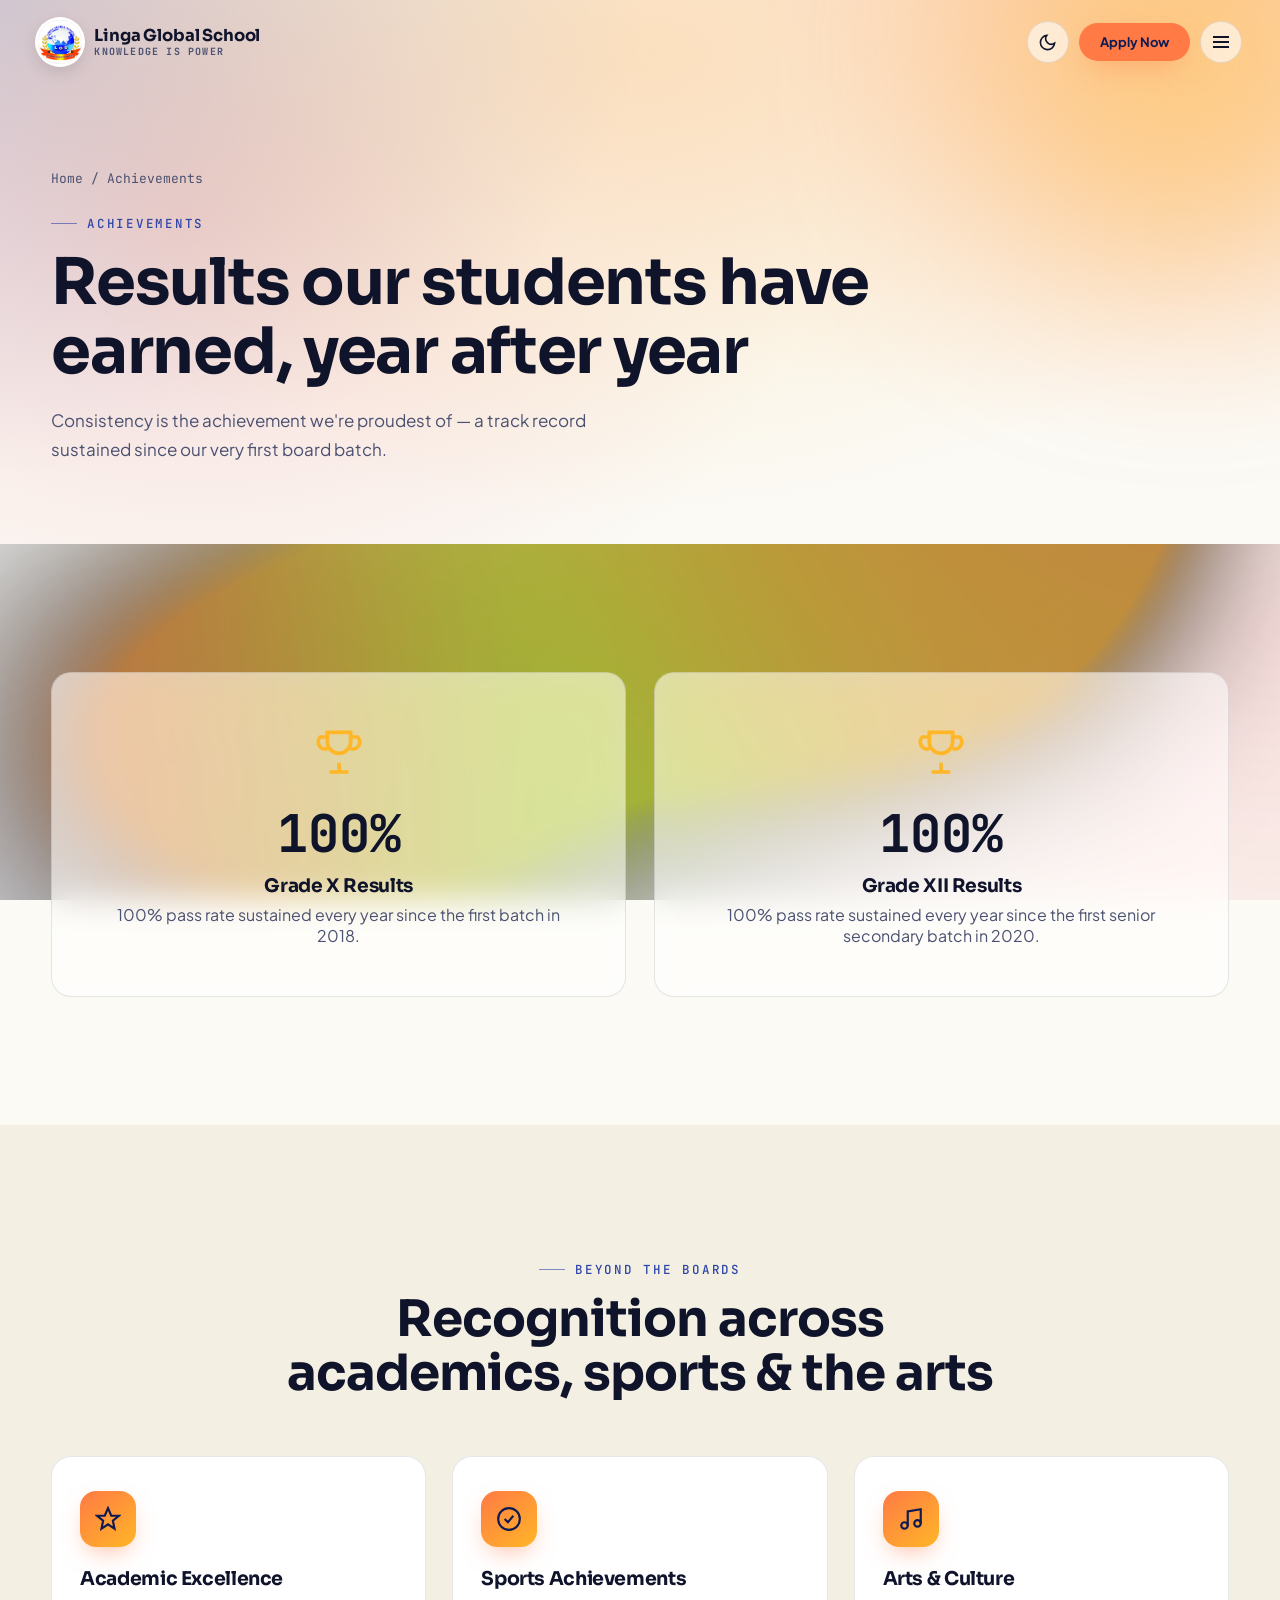
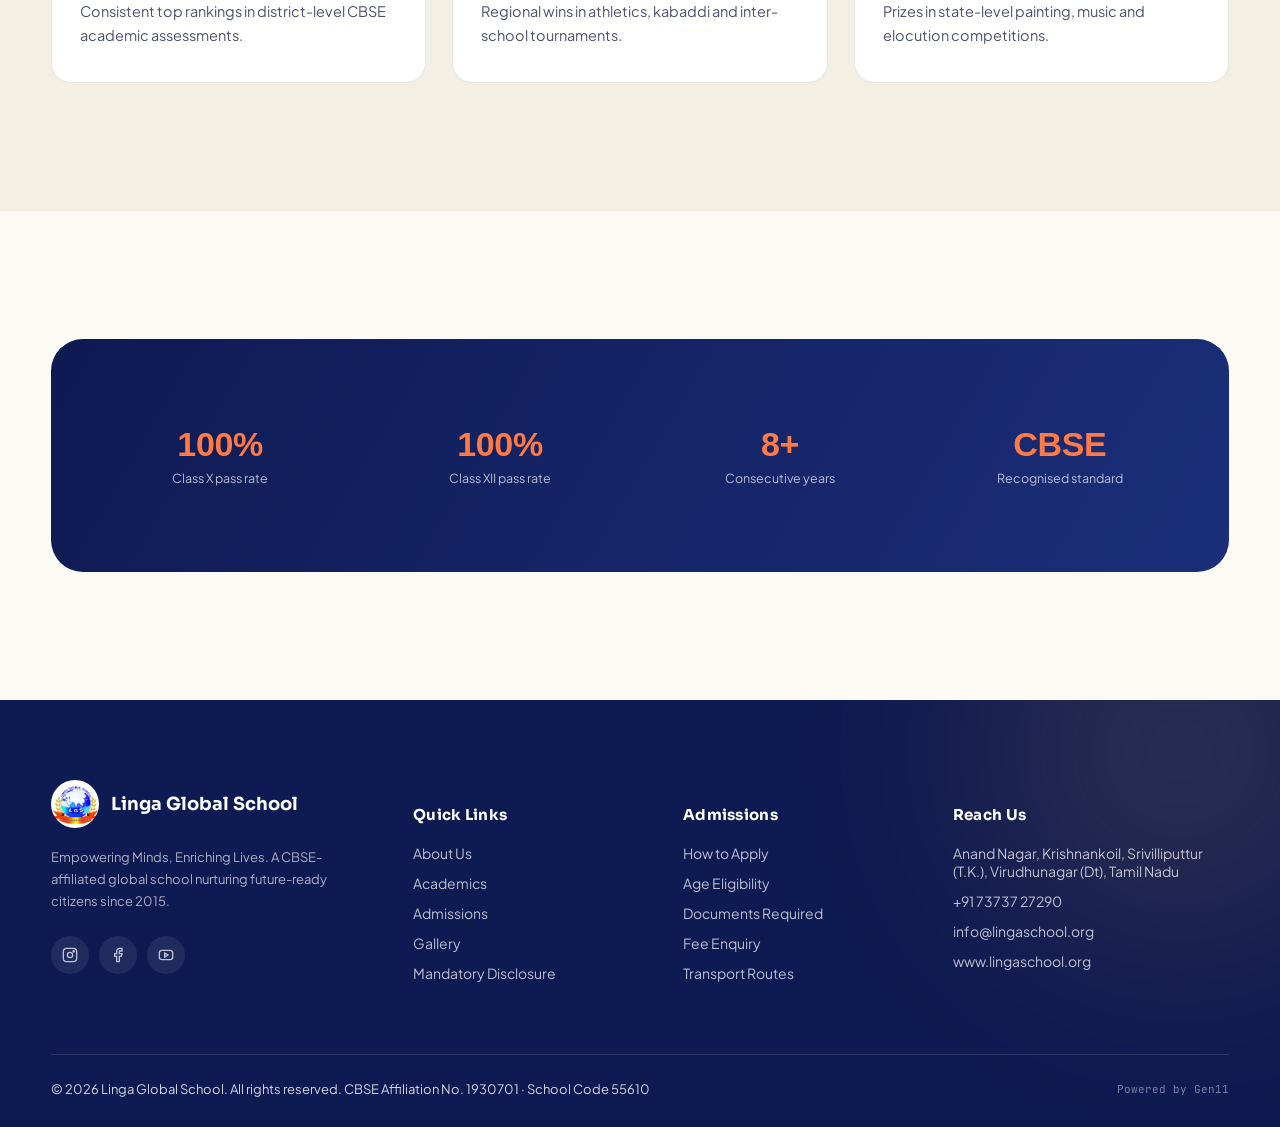
<file: achievements.html>
<!DOCTYPE html>
<html lang="en">
<head>
<meta charset="UTF-8">
<meta name="viewport" content="width=device-width, initial-scale=1.0">
<title>Achievements | Linga Global School</title>
<meta name="description" content="100% Grade X results since 2018 and 100% Grade XII results since 2020 at Linga Global School.">
<meta name="theme-color" content="#1B2E7A">
<link rel="icon" href="assets/images/logo-round.jpg">
<link rel="preconnect" href="https://fonts.googleapis.com">
<link href="https://fonts.googleapis.com/css2?family=Sora:wght@400;500;600;700;800https://fonts.googleapis.com/css2?family=Sora:wght@400;500;600;700;800&family=Plus+Jakarta+Sans:wght@400;500;600;700;800&family=JetBrains+Mono:wght@400;500;700&display=swapfamily=Plus+Jakarta+Sans:wght@400;500;600;700;800https://fonts.googleapis.com/css2?family=Sora:wght@400;500;600;700;800&family=Plus+Jakarta+Sans:wght@400;500;600;700;800&family=JetBrains+Mono:wght@400;500;700&display=swapfamily=JetBrains+Mono:wght@400;500;700https://fonts.googleapis.com/css2?family=Sora:wght@400;500;600;700;800&family=Plus+Jakarta+Sans:wght@400;500;600;700;800&family=JetBrains+Mono:wght@400;500;700&display=swapfamily=Archivo+Blackhttps://fonts.googleapis.com/css2?family=Sora:wght@400;500;600;700;800&family=Plus+Jakarta+Sans:wght@400;500;600;700;800&family=JetBrains+Mono:wght@400;500;700&display=swapdisplay=swap" rel="stylesheet">
<link rel="stylesheet" href="assets/css/style.css">
</head>
<body>
<canvas id="bgGradient" aria-hidden="true"></canvas>

<div class="loader"><div class="loader-globe"></div></div>

<a href="#main" class="small" style="position:absolute;left:-9999px;top:0;">Skip to content</a>

<nav class="nav" id="siteNav">
  <div class="container nav-inner">
    <a href="index.html" class="brand">
      <img src="assets/images/logo-round.jpg" alt="Linga Global School crest">
      <span class="brand-text"><b>Linga Global School</b><small>Knowledge is Power</small></span>
    </a>
    <div class="nav-links">
        <a href="index.html" class="">Home</a>
        <a href="about.html" class="">About</a>
        <a href="academics.html" class="">Academics</a>
        <a href="admissions.html" class="">Admissions</a>
        <a href="facilities.html" class="">Facilities</a>
        <a href="transport.html" class="">Transport</a>
        <a href="gallery.html" class="">Gallery</a>
        <a href="achievements.html" class="active">Achievements</a>
        <a href="announcements.html" class="">Announcements</a>
        <a href="contact.html" class="">Contact</a>
        <a href="disclosure.html" class="">Disclosure</a>
    </div>
    <div class="nav-actions">
      <button class="theme-toggle" aria-label="Toggle dark mode">
        <svg class="moon" viewBox="0 0 24 24" fill="none" stroke="currentColor" stroke-width="2"><path d="M21 12.79A9 9 0 1 1 11.21 3 7 7 0 0 0 21 12.79z"/></svg>
        <svg class="sun" viewBox="0 0 24 24" fill="none" stroke="currentColor" stroke-width="2"><circle cx="12" cy="12" r="4"/><path d="M12 2v2M12 20v2M4.9 4.9l1.4 1.4M17.7 17.7l1.4 1.4M2 12h2M20 12h2M4.9 19.1l1.4-1.4M17.7 6.3l1.4-1.4"/></svg>
      </button>
      <a href="admissions.html" class="btn btn-primary btn-sm magnetic"><span>Apply Now</span></a>
      <button class="nav-burger" aria-label="Open menu"><span></span></button>
    </div>
  </div>
</nav>

<div class="mobile-panel">
    <a href="index.html">Home</a>
    <a href="about.html">About</a>
    <a href="academics.html">Academics</a>
    <a href="admissions.html">Admissions</a>
    <a href="facilities.html">Facilities</a>
    <a href="transport.html">Transport</a>
    <a href="gallery.html">Gallery</a>
    <a href="achievements.html">Achievements</a>
    <a href="announcements.html">Announcements</a>
    <a href="contact.html">Contact</a>
    <a href="disclosure.html">Disclosure</a>
    <a href="admissions.html" class="btn btn-primary btn-block mt-24"><span>Apply Now</span></a>
</div>

<main id="main">

<section class="page-hero">
  <div class="orbit-field" aria-hidden="true">
    <div class="orb orb-gold" style="width:420px;height:420px;top:-150px;right:-120px;"></div>
  </div>
  <div class="container">
    <div class="crumb"><a href="index.html">Home</a> / Achievements</div>
    <span class="eyebrow" data-reveal>Achievements</span>
    <h1 data-reveal>Results our students have earned, year after year</h1>
    <p data-reveal>Consistency is the achievement we're proudest of — a track record sustained since our very first board batch.</p>
  </div>
</section>

<section>
  <div class="container">
    <div class="grid-2" style="align-items:center;">
      <div class="glass" style="padding:50px;text-align:center;" data-reveal="scale">
        <svg width="56" height="56" viewBox="0 0 24 24" fill="none" stroke="var(--gold)" stroke-width="1.6" style="margin-inline:auto;"><path d="M8 21h8M12 17v4M7 4h10v4a5 5 0 0 1-10 0V4z"/><path d="M7 6H4a3 3 0 0 0 3 5M17 6h3a3 3 0 0 1-3 5"/></svg>
        <b class="mt-16" style="display:block;font-family:var(--f-mono);font-size:52px;" class="text-royal"><span data-counter="100" data-suffix="%">0%</span></b>
        <h3 class="mt-8">Grade X Results</h3>
        <p class="muted mt-8">100% pass rate sustained every year since the first batch in 2018.</p>
      </div>
      <div class="glass" style="padding:50px;text-align:center;" data-reveal="scale">
        <svg width="56" height="56" viewBox="0 0 24 24" fill="none" stroke="var(--gold)" stroke-width="1.6" style="margin-inline:auto;"><path d="M8 21h8M12 17v4M7 4h10v4a5 5 0 0 1-10 0V4z"/><path d="M7 6H4a3 3 0 0 0 3 5M17 6h3a3 3 0 0 1-3 5"/></svg>
        <b class="mt-16" style="display:block;font-family:var(--f-mono);font-size:52px;"><span data-counter="100" data-suffix="%">0%</span></b>
        <h3 class="mt-8">Grade XII Results</h3>
        <p class="muted mt-8">100% pass rate sustained every year since the first senior secondary batch in 2020.</p>
      </div>
    </div>
  </div>
</section>

<section style="background:var(--bg-alt);">
  <div class="container">
    <div class="section-head center" data-reveal>
      <span class="eyebrow">Beyond the boards</span>
      <h2>Recognition across academics, sports &amp; the arts</h2>
    </div>
    <div class="grid-3 stagger">
      <div class="card" data-reveal>
        <div class="icon-wrap"><svg viewBox="0 0 24 24" fill="none" stroke="currentColor" stroke-width="2"><path d="M12 2l3 7h7l-5.5 4.5L18 21l-6-4-6 4 1.5-7.5L2 9h7z"/></svg></div>
        <h3>Academic Excellence</h3><p>Consistent top rankings in district-level CBSE academic assessments.</p>
      </div>
      <div class="card" data-reveal>
        <div class="icon-wrap"><svg viewBox="0 0 24 24" fill="none" stroke="currentColor" stroke-width="2"><circle cx="12" cy="12" r="10"/><path d="M8 12l3 3 5-6"/></svg></div>
        <h3>Sports Achievements</h3><p>Regional wins in athletics, kabaddi and inter-school tournaments.</p>
      </div>
      <div class="card" data-reveal>
        <div class="icon-wrap"><svg viewBox="0 0 24 24" fill="none" stroke="currentColor" stroke-width="2"><path d="M9 18V5l12-2v13"/><circle cx="6" cy="18" r="3"/><circle cx="18" cy="16" r="3"/></svg></div>
        <h3>Arts &amp; Culture</h3><p>Prizes in state-level painting, music and elocution competitions.</p>
      </div>
    </div>
  </div>
</section>

<section>
  <div class="container">
    <div class="counter-band" data-reveal="scale">
      <div class="grid-4">
        <div class="stat-cell"><b data-counter="100" data-suffix="%">0%</b><span>Class X pass rate</span></div>
        <div class="stat-cell"><b data-counter="100" data-suffix="%">0%</b><span>Class XII pass rate</span></div>
        <div class="stat-cell"><b data-counter="8" data-suffix="+">0+</b><span>Consecutive years</span></div>
        <div class="stat-cell"><b>CBSE</b><span>Recognised standard</span></div>
      </div>
    </div>
  </div>
</section>

<footer class="footer">
  <div class="orbit-field" aria-hidden="true">
    <div class="orb orb-gold" style="width:400px;height:400px;top:-150px;right:-100px;opacity:.12"></div>
  </div>
  <div class="container footer-grid">
    <div>
      <div class="footer-brand">
        <img src="assets/images/logo-round.jpg" alt="LGS crest">
        <b>Linga Global School</b>
      </div>
      <p class="small" style="max-width:280px;line-height:1.7;opacity:.8;">Empowering Minds, Enriching Lives. A CBSE-affiliated global school nurturing future-ready citizens since 2015.</p>
      <div class="socials mt-24">
        <a href="https://www.instagram.com/lgs_official_2015/" target="_blank" rel="noopener" aria-label="Instagram"><svg viewBox="0 0 24 24" fill="none" stroke="currentColor" stroke-width="2"><rect x="2" y="2" width="20" height="20" rx="5"/><circle cx="12" cy="12" r="4"/><circle cx="17.5" cy="6.5" r="1"/></svg></a>
        <a href="https://www.facebook.com" target="_blank" rel="noopener" aria-label="Facebook"><svg viewBox="0 0 24 24" fill="none" stroke="currentColor" stroke-width="2"><path d="M18 2h-3a5 5 0 0 0-5 5v3H7v4h3v8h4v-8h3l1-4h-4V7a1 1 0 0 1 1-1h3z"/></svg></a>
        <a href="https://www.youtube.com" target="_blank" rel="noopener" aria-label="YouTube"><svg viewBox="0 0 24 24" fill="none" stroke="currentColor" stroke-width="2"><rect x="2" y="5" width="20" height="14" rx="4"/><path d="M10 9l5 3-5 3z"/></svg></a>
      </div>
    </div>
    <div>
      <h5>Quick Links</h5>
      <ul>
        <li><a href="about.html">About Us</a></li>
        <li><a href="academics.html">Academics</a></li>
        <li><a href="admissions.html">Admissions</a></li>
        <li><a href="gallery.html">Gallery</a></li>
        <li><a href="disclosure.html">Mandatory Disclosure</a></li>
      </ul>
    </div>
    <div>
      <h5>Admissions</h5>
      <ul>
        <li><a href="admissions.html">How to Apply</a></li>
        <li><a href="admissions.html#eligibility">Age Eligibility</a></li>
        <li><a href="admissions.html#documents">Documents Required</a></li>
        <li><a href="contact.html">Fee Enquiry</a></li>
        <li><a href="transport.html">Transport Routes</a></li>
      </ul>
    </div>
    <div>
      <h5>Reach Us</h5>
      <ul>
        <li><a href="https://maps.google.com/?q=Linga+Global+School+Anand+Nagar+Krishnankoil+Srivilliputtur+Virudhunagar+Tamil+Nadu" target="_blank" rel="noopener">Anand Nagar, Krishnankoil, Srivilliputtur (T.K.), Virudhunagar (Dt), Tamil Nadu</a></li>
        <li><a href="tel:+917373727290">+91 73737 27290</a></li>
        <li><a href="mailto:info@lingaschool.org">info@lingaschool.org</a></li>
        <li><a href="https://www.lingaschool.org" target="_blank" rel="noopener">www.lingaschool.org</a></li>
      </ul>
    </div>
  </div>
  <div class="container footer-bottom">
    <span>&copy; <span id="year"></span> Linga Global School. All rights reserved. CBSE Affiliation No. 1930701 &middot; School Code 55610</span>
    <span class="credit">Powered by Gen11</span>
  </div>
</footer>

<div class="back-top" aria-label="Back to top">
  <svg width="18" height="18" viewBox="0 0 24 24" fill="none" stroke="currentColor" stroke-width="2.4"><path d="M12 19V5M5 12l7-7 7 7"/></svg>
</div>

<script>document.getElementById('year') && (document.getElementById('year').textContent = new Date().getFullYear());</script>
<script src="assets/js/main.js"></script>

</main>
<script src="assets/js/gradient.js" defer></script>
</body>
</html>
</file>
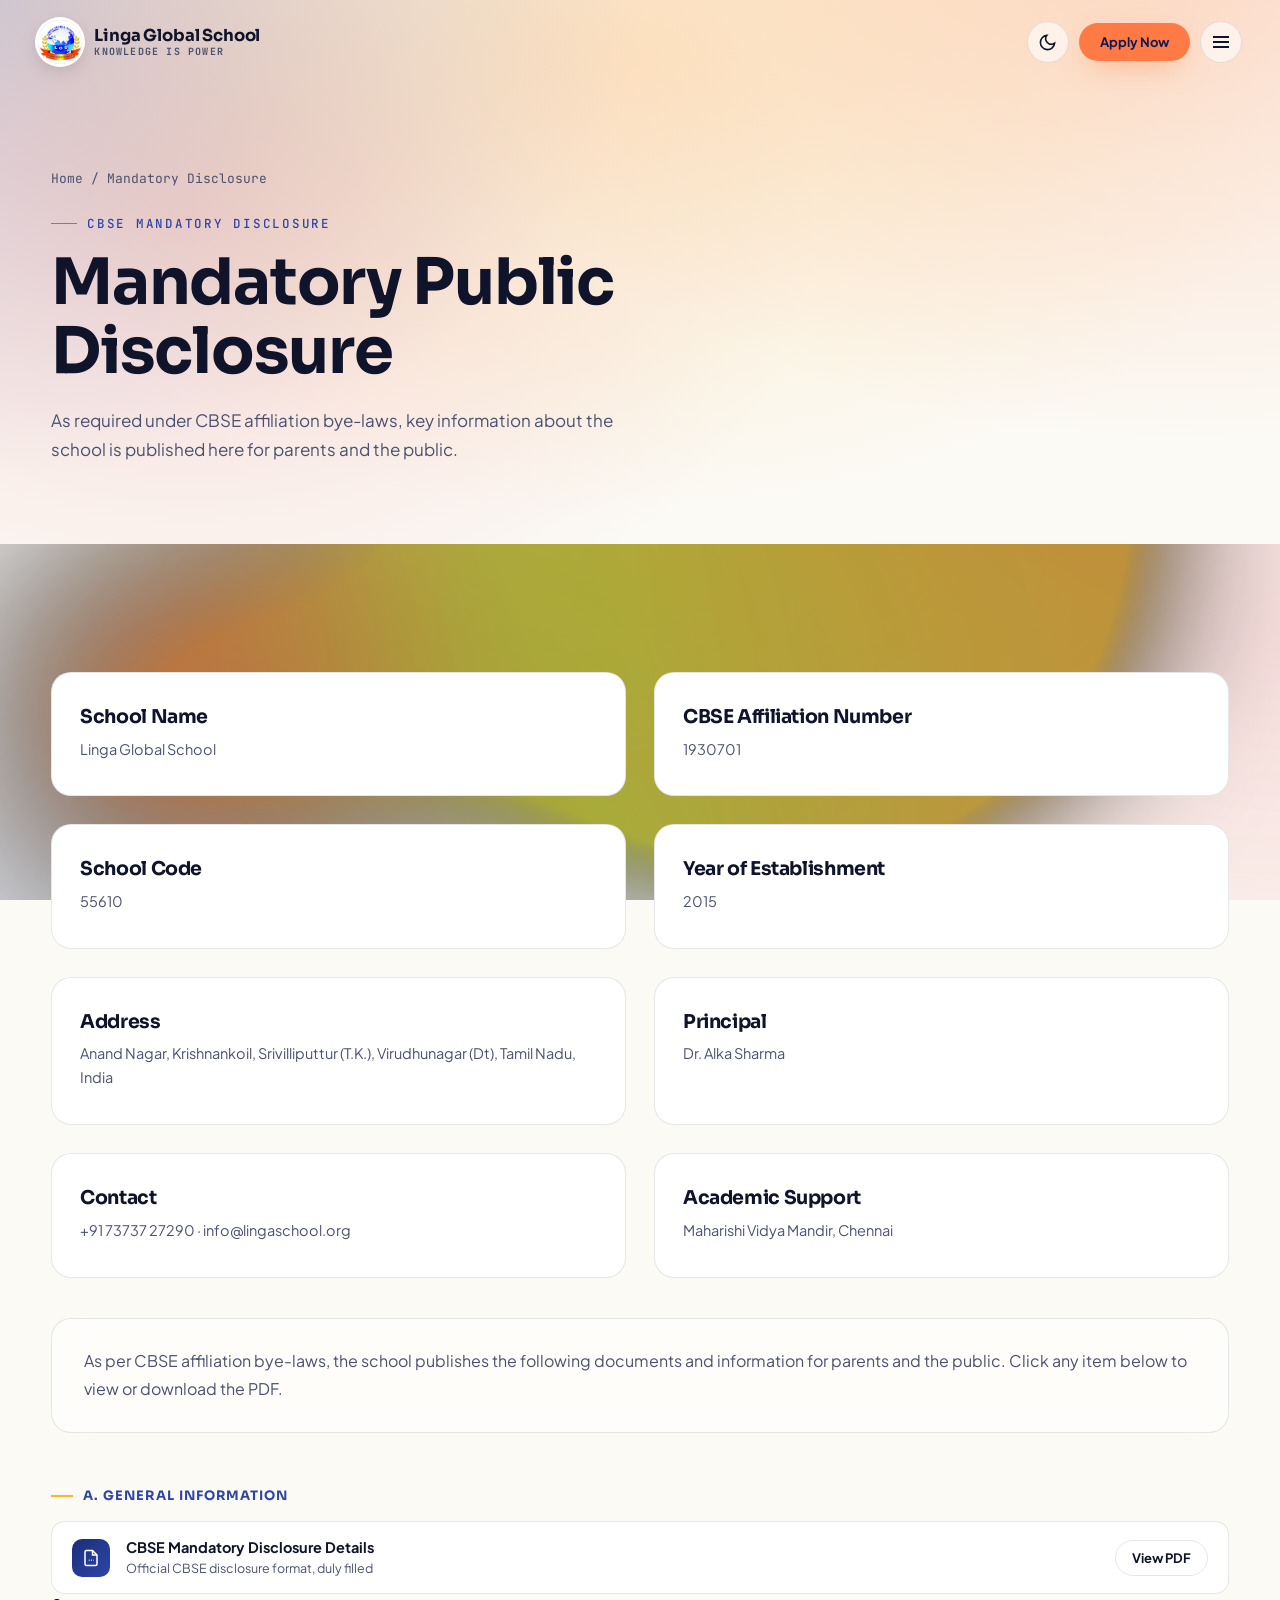
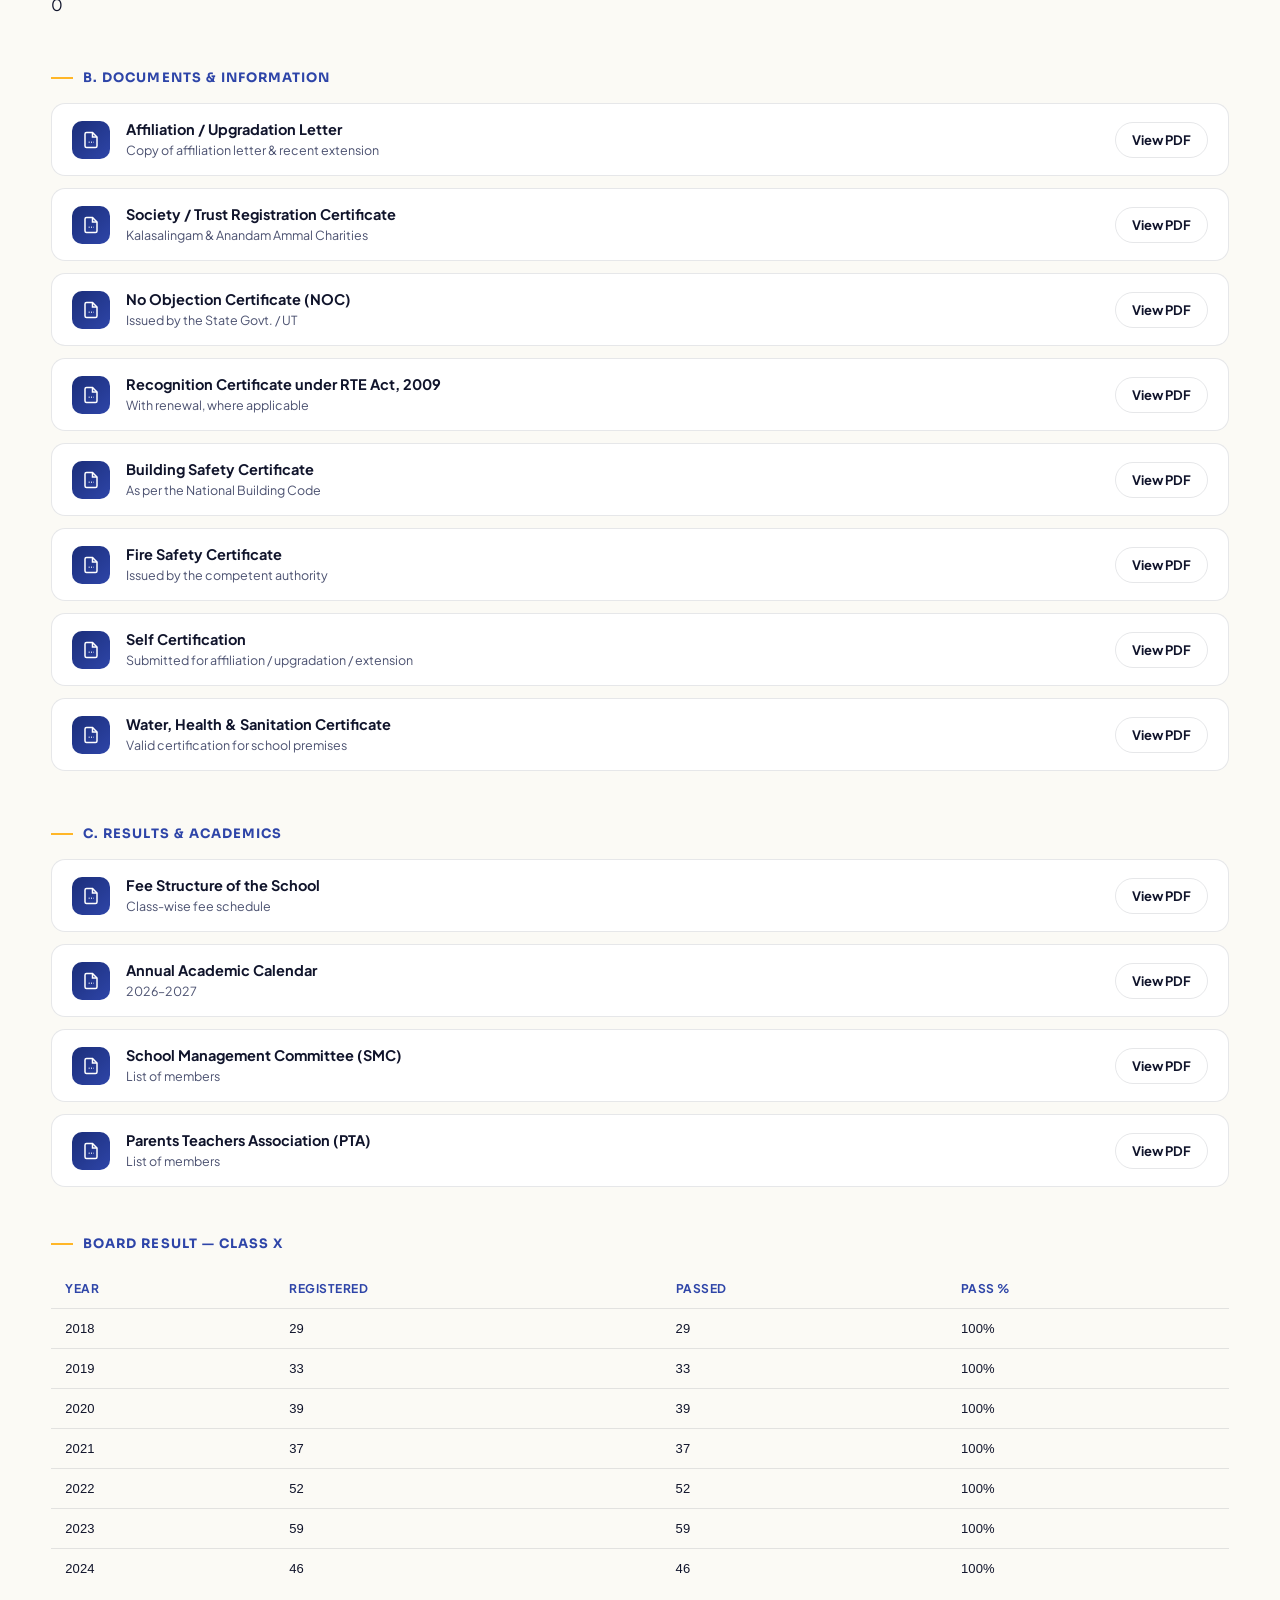
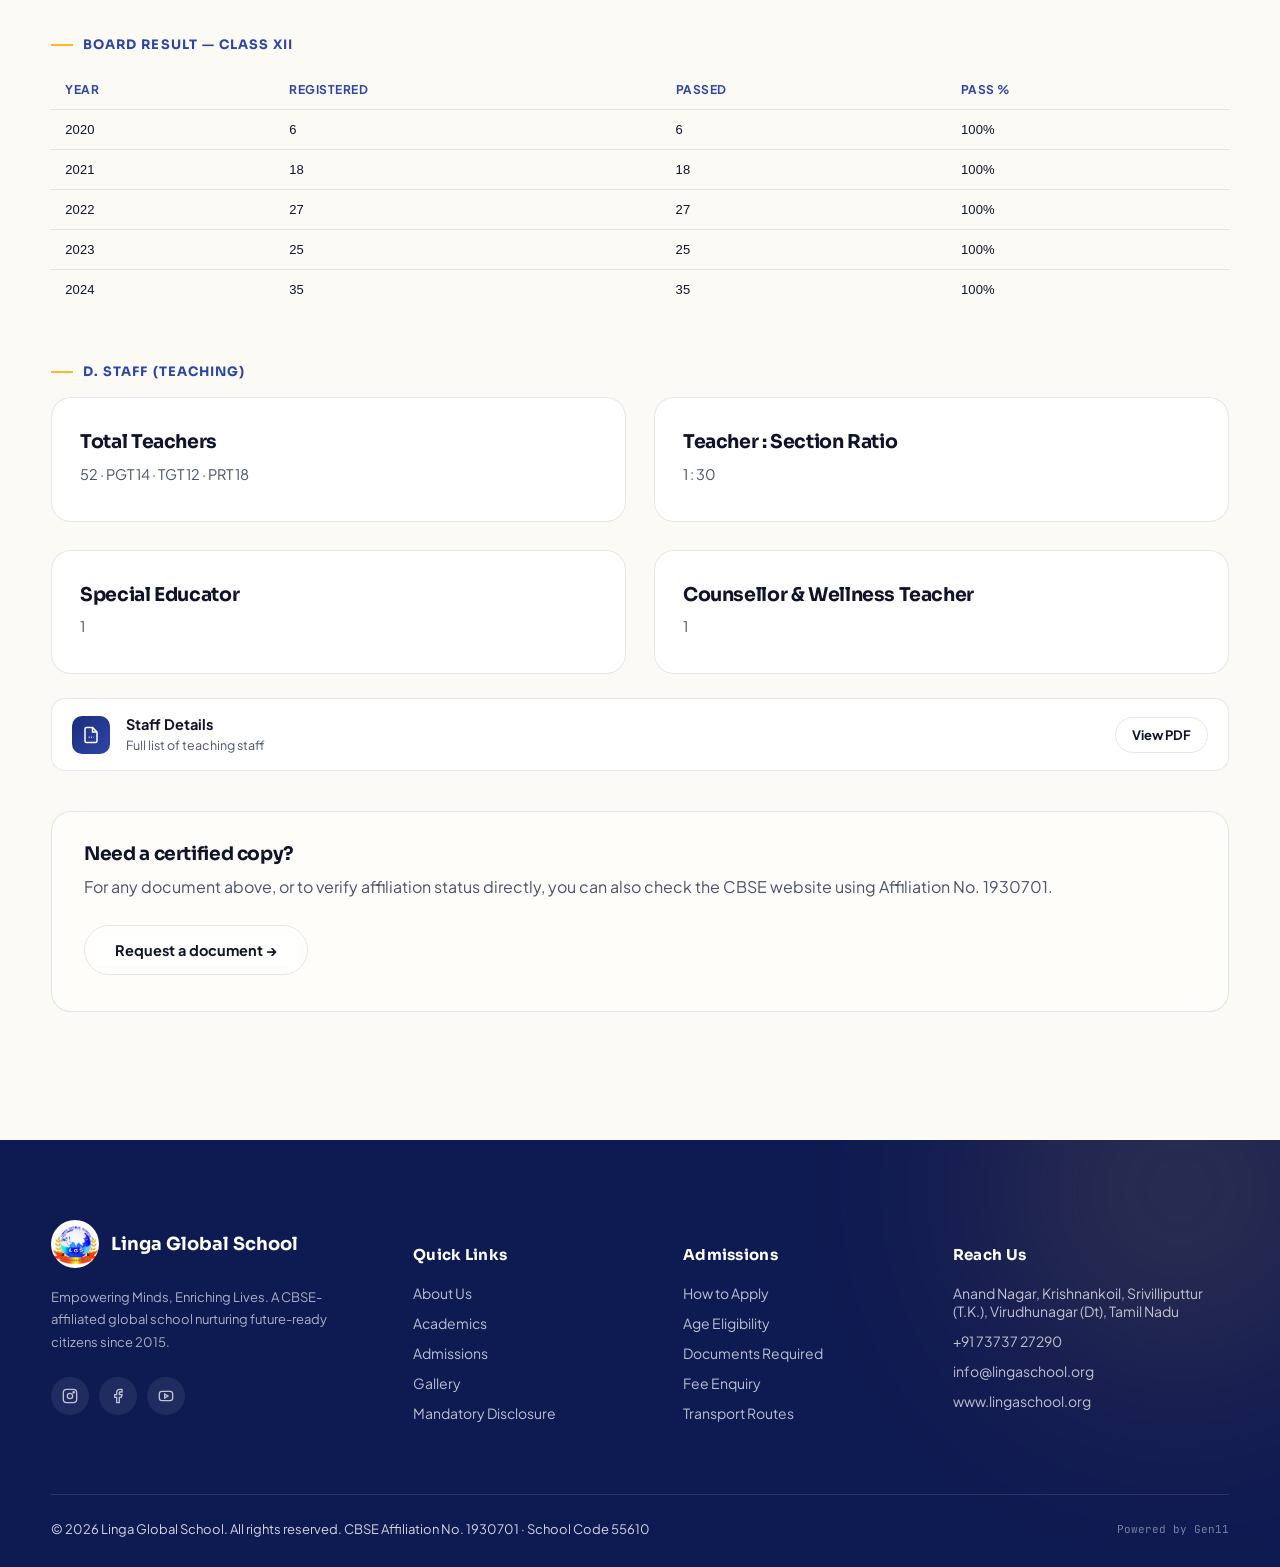
<file: disclosure.html>
<!DOCTYPE html>
<html lang="en">
<head>
<meta charset="UTF-8">
<meta name="viewport" content="width=device-width, initial-scale=1.0">
<title>Mandatory Disclosure | Linga Global School</title>
<meta name="description" content="CBSE Mandatory Public Disclosure information for Linga Global School.">
<meta name="theme-color" content="#1B2E7A">
<link rel="icon" href="assets/images/logo-round.jpg">
<link rel="preconnect" href="https://fonts.googleapis.com">
<link href="https://fonts.googleapis.com/css2?family=Sora:wght@400;500;600;700;800https://fonts.googleapis.com/css2?family=Sora:wght@400;500;600;700;800&family=Plus+Jakarta+Sans:wght@400;500;600;700;800&family=JetBrains+Mono:wght@400;500;700&display=swapfamily=Plus+Jakarta+Sans:wght@400;500;600;700;800https://fonts.googleapis.com/css2?family=Sora:wght@400;500;600;700;800&family=Plus+Jakarta+Sans:wght@400;500;600;700;800&family=JetBrains+Mono:wght@400;500;700&display=swapfamily=JetBrains+Mono:wght@400;500;700https://fonts.googleapis.com/css2?family=Sora:wght@400;500;600;700;800&family=Plus+Jakarta+Sans:wght@400;500;600;700;800&family=JetBrains+Mono:wght@400;500;700&display=swapfamily=Archivo+Blackhttps://fonts.googleapis.com/css2?family=Sora:wght@400;500;600;700;800&family=Plus+Jakarta+Sans:wght@400;500;600;700;800&family=JetBrains+Mono:wght@400;500;700&display=swapdisplay=swap" rel="stylesheet">
<link rel="stylesheet" href="assets/css/style.css">
</head>
<body>
<canvas id="bgGradient" aria-hidden="true"></canvas>

<div class="loader"><div class="loader-globe"></div></div>

<a href="#main" class="small" style="position:absolute;left:-9999px;top:0;">Skip to content</a>

<nav class="nav" id="siteNav">
  <div class="container nav-inner">
    <a href="index.html" class="brand">
      <img src="assets/images/logo-round.jpg" alt="Linga Global School crest">
      <span class="brand-text"><b>Linga Global School</b><small>Knowledge is Power</small></span>
    </a>
    <div class="nav-links">
        <a href="index.html" class="">Home</a>
        <a href="about.html" class="">About</a>
        <a href="academics.html" class="">Academics</a>
        <a href="admissions.html" class="">Admissions</a>
        <a href="facilities.html" class="">Facilities</a>
        <a href="transport.html" class="">Transport</a>
        <a href="gallery.html" class="">Gallery</a>
        <a href="achievements.html" class="">Achievements</a>
        <a href="announcements.html" class="">Announcements</a>
        <a href="contact.html" class="">Contact</a>
        <a href="disclosure.html" class="active">Disclosure</a>
    </div>
    <div class="nav-actions">
      <button class="theme-toggle" aria-label="Toggle dark mode">
        <svg class="moon" viewBox="0 0 24 24" fill="none" stroke="currentColor" stroke-width="2"><path d="M21 12.79A9 9 0 1 1 11.21 3 7 7 0 0 0 21 12.79z"/></svg>
        <svg class="sun" viewBox="0 0 24 24" fill="none" stroke="currentColor" stroke-width="2"><circle cx="12" cy="12" r="4"/><path d="M12 2v2M12 20v2M4.9 4.9l1.4 1.4M17.7 17.7l1.4 1.4M2 12h2M20 12h2M4.9 19.1l1.4-1.4M17.7 6.3l1.4-1.4"/></svg>
      </button>
      <a href="admissions.html" class="btn btn-primary btn-sm magnetic"><span>Apply Now</span></a>
      <button class="nav-burger" aria-label="Open menu"><span></span></button>
    </div>
  </div>
</nav>

<div class="mobile-panel">
    <a href="index.html">Home</a>
    <a href="about.html">About</a>
    <a href="academics.html">Academics</a>
    <a href="admissions.html">Admissions</a>
    <a href="facilities.html">Facilities</a>
    <a href="transport.html">Transport</a>
    <a href="gallery.html">Gallery</a>
    <a href="achievements.html">Achievements</a>
    <a href="announcements.html">Announcements</a>
    <a href="contact.html">Contact</a>
    <a href="disclosure.html">Disclosure</a>
    <a href="admissions.html" class="btn btn-primary btn-block mt-24"><span>Apply Now</span></a>
</div>

<main id="main">

<section class="page-hero">
  <div class="container">
    <div class="crumb"><a href="index.html">Home</a> / Mandatory Disclosure</div>
    <span class="eyebrow" data-reveal>CBSE Mandatory Disclosure</span>
    <h1 data-reveal>Mandatory Public Disclosure</h1>
    <p data-reveal>As required under CBSE affiliation bye-laws, key information about the school is published here for parents and the public.</p>
  </div>
</section>

<section>
  <div class="container">
    <div class="grid-2 stagger">
      <div class="card" data-reveal><h3>School Name</h3><p class="mt-8">Linga Global School</p></div>
      <div class="card" data-reveal><h3>CBSE Affiliation Number</h3><p class="mt-8">1930701</p></div>
      <div class="card" data-reveal><h3>School Code</h3><p class="mt-8">55610</p></div>
      <div class="card" data-reveal><h3>Year of Establishment</h3><p class="mt-8">2015</p></div>
      <div class="card" data-reveal><h3>Address</h3><p class="mt-8">Anand Nagar, Krishnankoil, Srivilliputtur (T.K.), Virudhunagar (Dt), Tamil Nadu, India</p></div>
      <div class="card" data-reveal><h3>Principal</h3><p class="mt-8">Dr. Alka Sharma</p></div>
      <div class="card" data-reveal><h3>Contact</h3><p class="mt-8">+91 73737 27290 &middot; info@lingaschool.org</p></div>
      <div class="card" data-reveal><h3>Academic Support</h3><p class="mt-8">Maharishi Vidya Mandir, Chennai</p></div>
    </div>

    <div class="glass mt-40" style="padding:28px 32px;" data-reveal>
      <p class="muted" style="line-height:1.8;">As per CBSE affiliation bye-laws, the school publishes the following documents and information for parents and the public. Click any item below to view or download the PDF.</p>
    </div>

    <!-- SECTION A -->
    <div class="doc-section" data-reveal>
      <h3 class="doc-heading">A. General Information</h3>
      <div class="doc-list">
        <div class="doc-row">
          <span class="doc-icon"><svg viewBox="0 0 24 24" fill="none" stroke="currentColor" stroke-width="2"><path d="M14 2H6a2 2 0 0 0-2 2v16a2 2 0 0 0 2 2h12a2 2 0 0 0 2-2V8z"/><path d="M14 2v6h6"/><path d="M9 15h1M12 15h1M15 15h.5"/></svg></span>
          <div class="doc-info"><b>CBSE Mandatory Disclosure Details</b><span>Official CBSE disclosure format, duly filled</span></div>
          <a class="btn btn-outline btn-sm" href="assets/documents/mandatory/mand.pdf" target="_blank" rel="noopener"><span>View PDF</span></a>
        </div>
      </div>
    </div>

0    <!-- SECTION B -->
    <div class="doc-section" data-reveal>
      <h3 class="doc-heading">B. Documents &amp; Information</h3>
      <div class="doc-list">
        <div class="doc-row"><span class="doc-icon"><svg viewBox="0 0 24 24" fill="none" stroke="currentColor" stroke-width="2"><path d="M14 2H6a2 2 0 0 0-2 2v16a2 2 0 0 0 2 2h12a2 2 0 0 0 2-2V8z"/><path d="M14 2v6h6"/><path d="M9 15h1M12 15h1M15 15h.5"/></svg></span><div class="doc-info"><b>Affiliation / Upgradation Letter</b><span>Copy of affiliation letter &amp; recent extension</span></div><a class="btn btn-outline btn-sm" href="assets/documents/mandatory/affiliation-letter.pdf" target="_blank" rel="noopener"><span>View PDF</span></a></div>
        <div class="doc-row"><span class="doc-icon"><svg viewBox="0 0 24 24" fill="none" stroke="currentColor" stroke-width="2"><path d="M14 2H6a2 2 0 0 0-2 2v16a2 2 0 0 0 2 2h12a2 2 0 0 0 2-2V8z"/><path d="M14 2v6h6"/><path d="M9 15h1M12 15h1M15 15h.5"/></svg></span><div class="doc-info"><b>Society / Trust Registration Certificate</b><span>Kalasalingam &amp; Anandam Ammal Charities</span></div><a class="btn btn-outline btn-sm" href="assets/documents/mandatory/trust-deed.pdf" target="_blank" rel="noopener"><span>View PDF</span></a></div>
        <div class="doc-row"><span class="doc-icon"><svg viewBox="0 0 24 24" fill="none" stroke="currentColor" stroke-width="2"><path d="M14 2H6a2 2 0 0 0-2 2v16a2 2 0 0 0 2 2h12a2 2 0 0 0 2-2V8z"/><path d="M14 2v6h6"/><path d="M9 15h1M12 15h1M15 15h.5"/></svg></span><div class="doc-info"><b>No Objection Certificate (NOC)</b><span>Issued by the State Govt. / UT</span></div><a class="btn btn-outline btn-sm" href="assets/documents/mandatory/noc-state-govt.pdf" target="_blank" rel="noopener"><span>View PDF</span></a></div>
        <div class="doc-row"><span class="doc-icon"><svg viewBox="0 0 24 24" fill="none" stroke="currentColor" stroke-width="2"><path d="M14 2H6a2 2 0 0 0-2 2v16a2 2 0 0 0 2 2h12a2 2 0 0 0 2-2V8z"/><path d="M14 2v6h6"/><path d="M9 15h1M12 15h1M15 15h.5"/></svg></span><div class="doc-info"><b>Recognition Certificate under RTE Act, 2009</b><span>With renewal, where applicable</span></div><a class="btn btn-outline btn-sm" href="assets/documents/mandatory/rte-recognition-certificate.pdf" target="_blank" rel="noopener"><span>View PDF</span></a></div>
        <div class="doc-row"><span class="doc-icon"><svg viewBox="0 0 24 24" fill="none" stroke="currentColor" stroke-width="2"><path d="M14 2H6a2 2 0 0 0-2 2v16a2 2 0 0 0 2 2h12a2 2 0 0 0 2-2V8z"/><path d="M14 2v6h6"/><path d="M9 15h1M12 15h1M15 15h.5"/></svg></span><div class="doc-info"><b>Building Safety Certificate</b><span>As per the National Building Code</span></div><a class="btn btn-outline btn-sm" href="assets/documents/mandatory/building-safety-certificate.pdf" target="_blank" rel="noopener"><span>View PDF</span></a></div>
        <div class="doc-row"><span class="doc-icon"><svg viewBox="0 0 24 24" fill="none" stroke="currentColor" stroke-width="2"><path d="M14 2H6a2 2 0 0 0-2 2v16a2 2 0 0 0 2 2h12a2 2 0 0 0 2-2V8z"/><path d="M14 2v6h6"/><path d="M9 15h1M12 15h1M15 15h.5"/></svg></span><div class="doc-info"><b>Fire Safety Certificate</b><span>Issued by the competent authority</span></div><a class="btn btn-outline btn-sm" href="assets/documents/mandatory/fire-safety-certificate.pdf" target="_blank" rel="noopener"><span>View PDF</span></a></div>
        <div class="doc-row"><span class="doc-icon"><svg viewBox="0 0 24 24" fill="none" stroke="currentColor" stroke-width="2"><path d="M14 2H6a2 2 0 0 0-2 2v16a2 2 0 0 0 2 2h12a2 2 0 0 0 2-2V8z"/><path d="M14 2v6h6"/><path d="M9 15h1M12 15h1M15 15h.5"/></svg></span><div class="doc-info"><b>Self Certification</b><span>Submitted for affiliation / upgradation / extension</span></div><a class="btn btn-outline btn-sm" href="assets/documents/mandatory/self-certification.pdf" target="_blank" rel="noopener"><span>View PDF</span></a></div>
        <div class="doc-row"><span class="doc-icon"><svg viewBox="0 0 24 24" fill="none" stroke="currentColor" stroke-width="2"><path d="M14 2H6a2 2 0 0 0-2 2v16a2 2 0 0 0 2 2h12a2 2 0 0 0 2-2V8z"/><path d="M14 2v6h6"/><path d="M9 15h1M12 15h1M15 15h.5"/></svg></span><div class="doc-info"><b>Water, Health &amp; Sanitation Certificate</b><span>Valid certification for school premises</span></div><a class="btn btn-outline btn-sm" href="assets/documents/mandatory/water-health-sanitation-certificate.pdf" target="_blank" rel="noopener"><span>View PDF</span></a></div>
      </div>
    </div>

    <!-- SECTION C -->
    <div class="doc-section" data-reveal>
      <h3 class="doc-heading">C. Results &amp; Academics</h3>
      <div class="doc-list">
        <div class="doc-row"><span class="doc-icon"><svg viewBox="0 0 24 24" fill="none" stroke="currentColor" stroke-width="2"><path d="M14 2H6a2 2 0 0 0-2 2v16a2 2 0 0 0 2 2h12a2 2 0 0 0 2-2V8z"/><path d="M14 2v6h6"/><path d="M9 15h1M12 15h1M15 15h.5"/></svg></span><div class="doc-info"><b>Fee Structure of the School</b><span>Class-wise fee schedule</span></div><a class="btn btn-outline btn-sm" href="assets/documents/mandatory/fee-structure.pdf" target="_blank" rel="noopener"><span>View PDF</span></a></div>
        <div class="doc-row"><span class="doc-icon"><svg viewBox="0 0 24 24" fill="none" stroke="currentColor" stroke-width="2"><path d="M14 2H6a2 2 0 0 0-2 2v16a2 2 0 0 0 2 2h12a2 2 0 0 0 2-2V8z"/><path d="M14 2v6h6"/><path d="M9 15h1M12 15h1M15 15h.5"/></svg></span><div class="doc-info"><b>Annual Academic Calendar</b><span>2026–2027</span></div><a class="btn btn-outline btn-sm" href="assets/documents/mandatory/academic-calendar.pdf" target="_blank" rel="noopener"><span>View PDF</span></a></div>
        <div class="doc-row"><span class="doc-icon"><svg viewBox="0 0 24 24" fill="none" stroke="currentColor" stroke-width="2"><path d="M14 2H6a2 2 0 0 0-2 2v16a2 2 0 0 0 2 2h12a2 2 0 0 0 2-2V8z"/><path d="M14 2v6h6"/><path d="M9 15h1M12 15h1M15 15h.5"/></svg></span><div class="doc-info"><b>School Management Committee (SMC)</b><span>List of members</span></div><a class="btn btn-outline btn-sm" href="assets/documents/mandatory/smc-list.pdf" target="_blank" rel="noopener"><span>View PDF</span></a></div>
        <div class="doc-row"><span class="doc-icon"><svg viewBox="0 0 24 24" fill="none" stroke="currentColor" stroke-width="2"><path d="M14 2H6a2 2 0 0 0-2 2v16a2 2 0 0 0 2 2h12a2 2 0 0 0 2-2V8z"/><path d="M14 2v6h6"/><path d="M9 15h1M12 15h1M15 15h.5"/></svg></span><div class="doc-info"><b>Parents Teachers Association (PTA)</b><span>List of members</span></div><a class="btn btn-outline btn-sm" href="assets/documents/mandatory/pta-members-list.pdf" target="_blank" rel="noopener"><span>View PDF</span></a></div>
      </div>

      <div class="doc-table-wrap">
        <h3 class="doc-heading" style="margin-top:32px;">Board Result — Class X</h3>
        <table class="doc-table">
          <thead><tr><th>Year</th><th>Registered</th><th>Passed</th><th>Pass %</th></tr></thead>
          <tbody>
            <tr><td>2018</td><td>29</td><td>29</td><td>100%</td></tr>
            <tr><td>2019</td><td>33</td><td>33</td><td>100%</td></tr>
            <tr><td>2020</td><td>39</td><td>39</td><td>100%</td></tr>
            <tr><td>2021</td><td>37</td><td>37</td><td>100%</td></tr>
            <tr><td>2022</td><td>52</td><td>52</td><td>100%</td></tr>
            <tr><td>2023</td><td>59</td><td>59</td><td>100%</td></tr>
            <tr><td>2024</td><td>46</td><td>46</td><td>100%</td></tr>
          </tbody>
        </table>
      </div>

      <div class="doc-table-wrap">
        <h3 class="doc-heading" style="margin-top:32px;">Board Result — Class XII</h3>
        <table class="doc-table">
          <thead><tr><th>Year</th><th>Registered</th><th>Passed</th><th>Pass %</th></tr></thead>
          <tbody>
            <tr><td>2020</td><td>6</td><td>6</td><td>100%</td></tr>
            <tr><td>2021</td><td>18</td><td>18</td><td>100%</td></tr>
            <tr><td>2022</td><td>27</td><td>27</td><td>100%</td></tr>
            <tr><td>2023</td><td>25</td><td>25</td><td>100%</td></tr>
            <tr><td>2024</td><td>35</td><td>35</td><td>100%</td></tr>
          </tbody>
        </table>
      </div>
    </div>

    <!-- SECTION D -->
    <div class="doc-section" data-reveal>
      <h3 class="doc-heading">D. Staff (Teaching)</h3>
      <div class="grid-2 stagger">
        <div class="card" data-reveal><h3>Total Teachers</h3><p class="mt-8">52 &middot; PGT 14 &middot; TGT 12 &middot; PRT 18</p></div>
        <div class="card" data-reveal><h3>Teacher : Section Ratio</h3><p class="mt-8">1 : 30</p></div>
        <div class="card" data-reveal><h3>Special Educator</h3><p class="mt-8">1</p></div>
        <div class="card" data-reveal><h3>Counsellor &amp; Wellness Teacher</h3><p class="mt-8">1</p></div>
      </div>
      <div class="doc-list mt-24">
        <div class="doc-row"><span class="doc-icon"><svg viewBox="0 0 24 24" fill="none" stroke="currentColor" stroke-width="2"><path d="M14 2H6a2 2 0 0 0-2 2v16a2 2 0 0 0 2 2h12a2 2 0 0 0 2-2V8z"/><path d="M14 2v6h6"/><path d="M9 15h1M12 15h1M15 15h.5"/></svg></span><div class="doc-info"><b>Staff Details</b><span>Full list of teaching staff</span></div><a class="btn btn-outline btn-sm" href="assets/documents/mandatory/staff-details.pdf" target="_blank" rel="noopener"><span>View PDF</span></a></div>
      </div>
    </div>

    <div class="glass mt-40" style="padding:32px;" data-reveal>
      <h3>Need a certified copy?</h3>
      <p class="muted mt-8" style="line-height:1.8;">For any document above, or to verify affiliation status directly, you can also check the CBSE website using Affiliation No. 1930701.</p>
      <a href="contact.html" class="btn btn-outline magnetic mt-24"><span>Request a document →</span></a>
    </div>
  </div>
</section>

<footer class="footer">
  <div class="orbit-field" aria-hidden="true">
    <div class="orb orb-gold" style="width:400px;height:400px;top:-150px;right:-100px;opacity:.12"></div>
  </div>
  <div class="container footer-grid">
    <div>
      <div class="footer-brand">
        <img src="assets/images/logo-round.jpg" alt="LGS crest">
        <b>Linga Global School</b>
      </div>
      <p class="small" style="max-width:280px;line-height:1.7;opacity:.8;">Empowering Minds, Enriching Lives. A CBSE-affiliated global school nurturing future-ready citizens since 2015.</p>
      <div class="socials mt-24">
        <a href="https://www.instagram.com/lgs_official_2015/" target="_blank" rel="noopener" aria-label="Instagram"><svg viewBox="0 0 24 24" fill="none" stroke="currentColor" stroke-width="2"><rect x="2" y="2" width="20" height="20" rx="5"/><circle cx="12" cy="12" r="4"/><circle cx="17.5" cy="6.5" r="1"/></svg></a>
        <a href="https://www.facebook.com" target="_blank" rel="noopener" aria-label="Facebook"><svg viewBox="0 0 24 24" fill="none" stroke="currentColor" stroke-width="2"><path d="M18 2h-3a5 5 0 0 0-5 5v3H7v4h3v8h4v-8h3l1-4h-4V7a1 1 0 0 1 1-1h3z"/></svg></a>
        <a href="https://www.youtube.com" target="_blank" rel="noopener" aria-label="YouTube"><svg viewBox="0 0 24 24" fill="none" stroke="currentColor" stroke-width="2"><rect x="2" y="5" width="20" height="14" rx="4"/><path d="M10 9l5 3-5 3z"/></svg></a>
      </div>
    </div>
    <div>
      <h5>Quick Links</h5>
      <ul>
        <li><a href="about.html">About Us</a></li>
        <li><a href="academics.html">Academics</a></li>
        <li><a href="admissions.html">Admissions</a></li>
        <li><a href="gallery.html">Gallery</a></li>
        <li><a href="disclosure.html">Mandatory Disclosure</a></li>
      </ul>
    </div>
    <div>
      <h5>Admissions</h5>
      <ul>
        <li><a href="admissions.html">How to Apply</a></li>
        <li><a href="admissions.html#eligibility">Age Eligibility</a></li>
        <li><a href="admissions.html#documents">Documents Required</a></li>
        <li><a href="contact.html">Fee Enquiry</a></li>
        <li><a href="transport.html">Transport Routes</a></li>
      </ul>
    </div>
    <div>
      <h5>Reach Us</h5>
      <ul>
        <li><a href="https://maps.google.com/?q=Linga+Global+School+Anand+Nagar+Krishnankoil+Srivilliputtur+Virudhunagar+Tamil+Nadu" target="_blank" rel="noopener">Anand Nagar, Krishnankoil, Srivilliputtur (T.K.), Virudhunagar (Dt), Tamil Nadu</a></li>
        <li><a href="tel:+917373727290">+91 73737 27290</a></li>
        <li><a href="mailto:info@lingaschool.org">info@lingaschool.org</a></li>
        <li><a href="https://www.lingaschool.org" target="_blank" rel="noopener">www.lingaschool.org</a></li>
      </ul>
    </div>
  </div>
  <div class="container footer-bottom">
    <span>&copy; <span id="year"></span> Linga Global School. All rights reserved. CBSE Affiliation No. 1930701 &middot; School Code 55610</span>
    <span class="credit">Powered by Gen11</span>
  </div>
</footer>

<div class="back-top" aria-label="Back to top">
  <svg width="18" height="18" viewBox="0 0 24 24" fill="none" stroke="currentColor" stroke-width="2.4"><path d="M12 19V5M5 12l7-7 7 7"/></svg>
</div>

<script>document.getElementById('year') && (document.getElementById('year').textContent = new Date().getFullYear());</script>
<script src="assets/js/main.js"></script>

</main>
<script src="assets/js/gradient.js" defer></script>
</body>
</html>
</file>
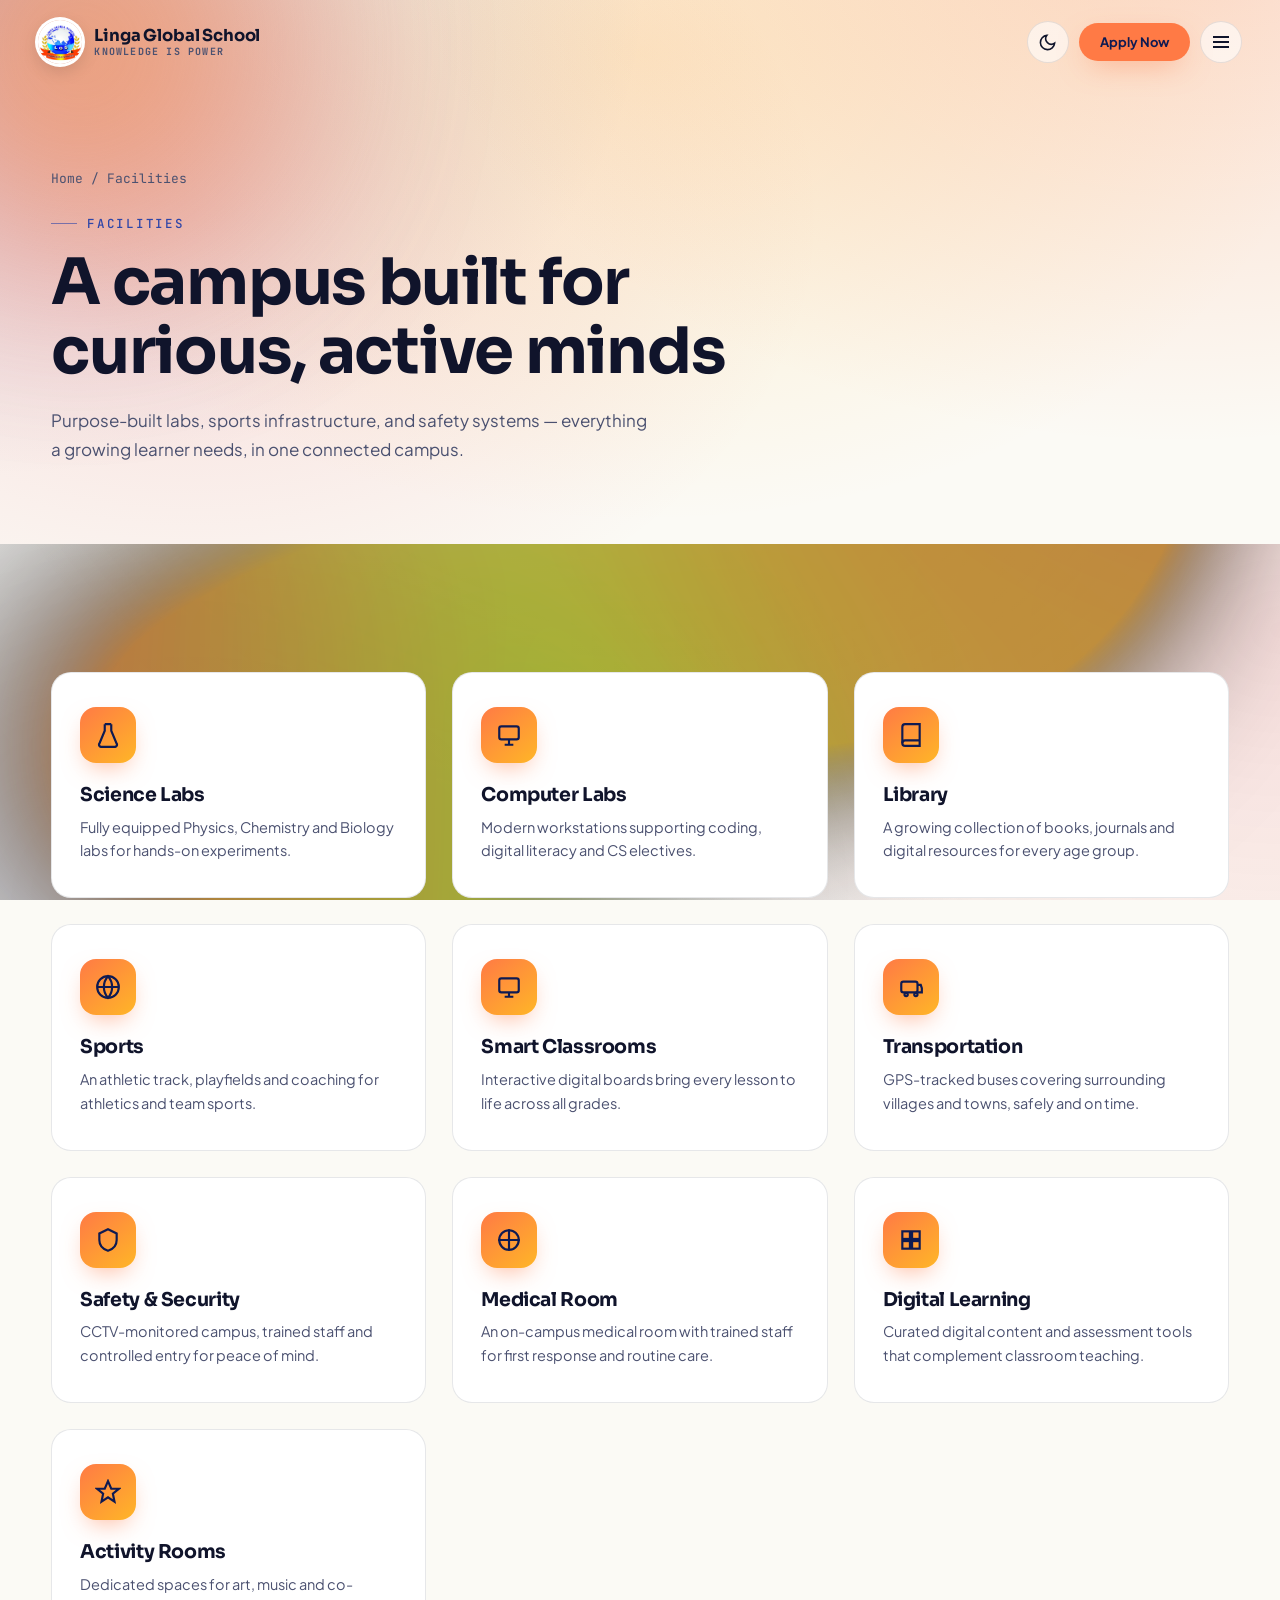
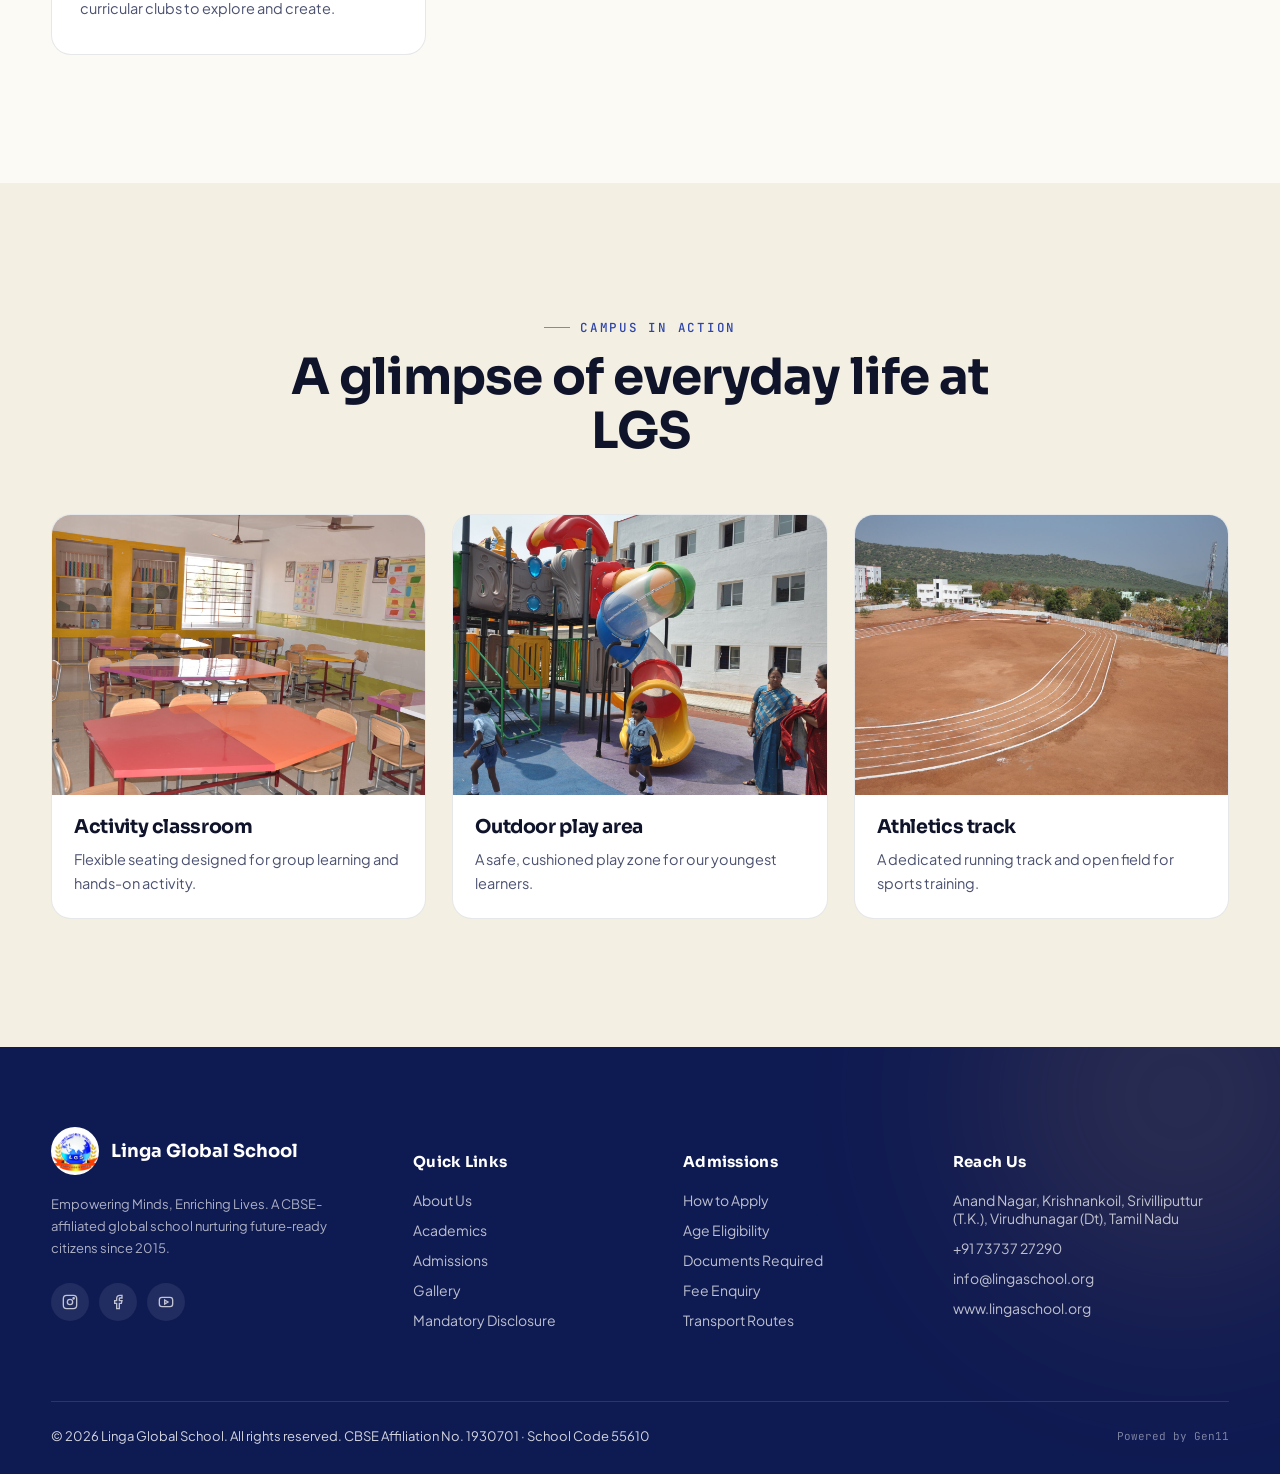
<file: facilities.html>
<!DOCTYPE html>
<html lang="en">
<head>
<meta charset="UTF-8">
<meta name="viewport" content="width=device-width, initial-scale=1.0">
<title>Facilities | Linga Global School</title>
<meta name="description" content="Explore campus facilities at Linga Global School — labs, library, sports, smart classrooms and more.">
<meta name="theme-color" content="#1B2E7A">
<link rel="icon" href="assets/images/logo-round.jpg">
<link rel="preconnect" href="https://fonts.googleapis.com">
<link href="https://fonts.googleapis.com/css2?family=Sora:wght@400;500;600;700;800https://fonts.googleapis.com/css2?family=Sora:wght@400;500;600;700;800&family=Plus+Jakarta+Sans:wght@400;500;600;700;800&family=JetBrains+Mono:wght@400;500;700&display=swapfamily=Plus+Jakarta+Sans:wght@400;500;600;700;800https://fonts.googleapis.com/css2?family=Sora:wght@400;500;600;700;800&family=Plus+Jakarta+Sans:wght@400;500;600;700;800&family=JetBrains+Mono:wght@400;500;700&display=swapfamily=JetBrains+Mono:wght@400;500;700https://fonts.googleapis.com/css2?family=Sora:wght@400;500;600;700;800&family=Plus+Jakarta+Sans:wght@400;500;600;700;800&family=JetBrains+Mono:wght@400;500;700&display=swapfamily=Archivo+Blackhttps://fonts.googleapis.com/css2?family=Sora:wght@400;500;600;700;800&family=Plus+Jakarta+Sans:wght@400;500;600;700;800&family=JetBrains+Mono:wght@400;500;700&display=swapdisplay=swap" rel="stylesheet">
<link rel="stylesheet" href="assets/css/style.css">
</head>
<body>
<canvas id="bgGradient" aria-hidden="true"></canvas>

<div class="loader"><div class="loader-globe"></div></div>

<a href="#main" class="small" style="position:absolute;left:-9999px;top:0;">Skip to content</a>

<nav class="nav" id="siteNav">
  <div class="container nav-inner">
    <a href="index.html" class="brand">
      <img src="assets/images/logo-round.jpg" alt="Linga Global School crest">
      <span class="brand-text"><b>Linga Global School</b><small>Knowledge is Power</small></span>
    </a>
    <div class="nav-links">
        <a href="index.html" class="">Home</a>
        <a href="about.html" class="">About</a>
        <a href="academics.html" class="">Academics</a>
        <a href="admissions.html" class="">Admissions</a>
        <a href="facilities.html" class="active">Facilities</a>
        <a href="transport.html" class="">Transport</a>
        <a href="gallery.html" class="">Gallery</a>
        <a href="achievements.html" class="">Achievements</a>
        <a href="announcements.html" class="">Announcements</a>
        <a href="contact.html" class="">Contact</a>
        <a href="disclosure.html" class="">Disclosure</a>
    </div>
    <div class="nav-actions">
      <button class="theme-toggle" aria-label="Toggle dark mode">
        <svg class="moon" viewBox="0 0 24 24" fill="none" stroke="currentColor" stroke-width="2"><path d="M21 12.79A9 9 0 1 1 11.21 3 7 7 0 0 0 21 12.79z"/></svg>
        <svg class="sun" viewBox="0 0 24 24" fill="none" stroke="currentColor" stroke-width="2"><circle cx="12" cy="12" r="4"/><path d="M12 2v2M12 20v2M4.9 4.9l1.4 1.4M17.7 17.7l1.4 1.4M2 12h2M20 12h2M4.9 19.1l1.4-1.4M17.7 6.3l1.4-1.4"/></svg>
      </button>
      <a href="admissions.html" class="btn btn-primary btn-sm magnetic"><span>Apply Now</span></a>
      <button class="nav-burger" aria-label="Open menu"><span></span></button>
    </div>
  </div>
</nav>

<div class="mobile-panel">
    <a href="index.html">Home</a>
    <a href="about.html">About</a>
    <a href="academics.html">Academics</a>
    <a href="admissions.html">Admissions</a>
    <a href="facilities.html">Facilities</a>
    <a href="transport.html">Transport</a>
    <a href="gallery.html">Gallery</a>
    <a href="achievements.html">Achievements</a>
    <a href="announcements.html">Announcements</a>
    <a href="contact.html">Contact</a>
    <a href="disclosure.html">Disclosure</a>
    <a href="admissions.html" class="btn btn-primary btn-block mt-24"><span>Apply Now</span></a>
</div>

<main id="main">

<section class="page-hero">
  <div class="orbit-field" aria-hidden="true">
    <div class="orb orb-yellow" style="width:400px;height:400px;top:-150px;left:-120px;"></div>
  </div>
  <div class="container">
    <div class="crumb"><a href="index.html">Home</a> / Facilities</div>
    <span class="eyebrow" data-reveal>Facilities</span>
    <h1 data-reveal>A campus built for curious, active minds</h1>
    <p data-reveal>Purpose-built labs, sports infrastructure, and safety systems — everything a growing learner needs, in one connected campus.</p>
  </div>
</section>

<section>
  <div class="container">
    <div class="grid-3 stagger">
<div class="card" data-reveal>
      <div class="icon-wrap"><svg viewBox="0 0 24 24" fill="none" stroke="currentColor" stroke-width="2"><path d="M9 2v6L4 20a2 2 0 0 0 2 3h12a2 2 0 0 0 2-3l-5-12V2"/><path d="M9 2h6"/></svg></div>
      <h3>Science Labs</h3><p>Fully equipped Physics, Chemistry and Biology labs for hands-on experiments.</p>
    </div><div class="card" data-reveal>
      <div class="icon-wrap"><svg viewBox="0 0 24 24" fill="none" stroke="currentColor" stroke-width="2"><rect x="3" y="4" width="18" height="12" rx="2"/><path d="M8 21h8M12 16v5"/></svg></div>
      <h3>Computer Labs</h3><p>Modern workstations supporting coding, digital literacy and CS electives.</p>
    </div><div class="card" data-reveal>
      <div class="icon-wrap"><svg viewBox="0 0 24 24" fill="none" stroke="currentColor" stroke-width="2"><path d="M4 19.5A2.5 2.5 0 0 1 6.5 17H20"/><path d="M6.5 2H20v20H6.5A2.5 2.5 0 0 1 4 19.5v-15A2.5 2.5 0 0 1 6.5 2z"/></svg></div>
      <h3>Library</h3><p>A growing collection of books, journals and digital resources for every age group.</p>
    </div><div class="card" data-reveal>
      <div class="icon-wrap"><svg viewBox="0 0 24 24" fill="none" stroke="currentColor" stroke-width="2"><circle cx="12" cy="12" r="10"/><path d="M12 2a15 15 0 0 1 0 20 15 15 0 0 1 0-20zM2 12h20"/></svg></div>
      <h3>Sports</h3><p>An athletic track, playfields and coaching for athletics and team sports.</p>
    </div><div class="card" data-reveal>
      <div class="icon-wrap"><svg viewBox="0 0 24 24" fill="none" stroke="currentColor" stroke-width="2"><rect x="3" y="4" width="18" height="13" rx="2"/><path d="M8 21h8M12 17v4"/></svg></div>
      <h3>Smart Classrooms</h3><p>Interactive digital boards bring every lesson to life across all grades.</p>
    </div><div class="card" data-reveal>
      <div class="icon-wrap"><svg viewBox="0 0 24 24" fill="none" stroke="currentColor" stroke-width="2"><rect x="3" y="7" width="15" height="10" rx="2"/><path d="M18 10h3l1 3v4h-4"/><circle cx="7.5" cy="19" r="1.5"/><circle cx="16.5" cy="19" r="1.5"/></svg></div>
      <h3>Transportation</h3><p>GPS-tracked buses covering surrounding villages and towns, safely and on time.</p>
    </div><div class="card" data-reveal>
      <div class="icon-wrap"><svg viewBox="0 0 24 24" fill="none" stroke="currentColor" stroke-width="2"><path d="M12 2l8 4v6c0 5-3.5 8.5-8 10-4.5-1.5-8-5-8-10V6z"/></svg></div>
      <h3>Safety & Security</h3><p>CCTV-monitored campus, trained staff and controlled entry for peace of mind.</p>
    </div><div class="card" data-reveal>
      <div class="icon-wrap"><svg viewBox="0 0 24 24" fill="none" stroke="currentColor" stroke-width="2"><path d="M12 2v20M2 12h20"/><circle cx="12" cy="12" r="9"/></svg></div>
      <h3>Medical Room</h3><p>An on-campus medical room with trained staff for first response and routine care.</p>
    </div><div class="card" data-reveal>
      <div class="icon-wrap"><svg viewBox="0 0 24 24" fill="none" stroke="currentColor" stroke-width="2"><rect x="4" y="4" width="7" height="7"/><rect x="13" y="4" width="7" height="7"/><rect x="4" y="13" width="7" height="7"/><rect x="13" y="13" width="7" height="7"/></svg></div>
      <h3>Digital Learning</h3><p>Curated digital content and assessment tools that complement classroom teaching.</p>
    </div><div class="card" data-reveal>
      <div class="icon-wrap"><svg viewBox="0 0 24 24" fill="none" stroke="currentColor" stroke-width="2"><path d="M12 2l3 7h7l-5.5 4.5L18 21l-6-4-6 4 1.5-7.5L2 9h7z"/></svg></div>
      <h3>Activity Rooms</h3><p>Dedicated spaces for art, music and co-curricular clubs to explore and create.</p>
    </div>
    </div>
  </div>
</section>

<section style="background:var(--bg-alt);">
  <div class="container">
    <div class="section-head center" data-reveal>
      <span class="eyebrow">Campus in action</span>
      <h2>A glimpse of everyday life at LGS</h2>
    </div>
    <div class="grid-3 stagger">
      <div class="card" style="padding:0;overflow:hidden;" data-reveal>
        <img src="assets/images/classroom.jpg" alt="Smart classroom with activity tables" style="aspect-ratio:4/3;object-fit:cover;">
        <div style="padding:22px;"><h3>Activity classroom</h3><p>Flexible seating designed for group learning and hands-on activity.</p></div>
      </div>
      <div class="card" style="padding:0;overflow:hidden;" data-reveal>
        <img src="assets/images/outdoor-play.jpg" alt="Children playing on the outdoor play structure" style="aspect-ratio:4/3;object-fit:cover;">
        <div style="padding:22px;"><h3>Outdoor play area</h3><p>A safe, cushioned play zone for our youngest learners.</p></div>
      </div>
      <div class="card" style="padding:0;overflow:hidden;" data-reveal>
        <img src="assets/images/playground.jpg" alt="Athletics track and playfield" style="aspect-ratio:4/3;object-fit:cover;">
        <div style="padding:22px;"><h3>Athletics track</h3><p>A dedicated running track and open field for sports training.</p></div>
      </div>
    </div>
  </div>
</section>

<footer class="footer">
  <div class="orbit-field" aria-hidden="true">
    <div class="orb orb-gold" style="width:400px;height:400px;top:-150px;right:-100px;opacity:.12"></div>
  </div>
  <div class="container footer-grid">
    <div>
      <div class="footer-brand">
        <img src="assets/images/logo-round.jpg" alt="LGS crest">
        <b>Linga Global School</b>
      </div>
      <p class="small" style="max-width:280px;line-height:1.7;opacity:.8;">Empowering Minds, Enriching Lives. A CBSE-affiliated global school nurturing future-ready citizens since 2015.</p>
      <div class="socials mt-24">
        <a href="https://www.instagram.com/lgs_official_2015/" target="_blank" rel="noopener" aria-label="Instagram"><svg viewBox="0 0 24 24" fill="none" stroke="currentColor" stroke-width="2"><rect x="2" y="2" width="20" height="20" rx="5"/><circle cx="12" cy="12" r="4"/><circle cx="17.5" cy="6.5" r="1"/></svg></a>
        <a href="https://www.facebook.com" target="_blank" rel="noopener" aria-label="Facebook"><svg viewBox="0 0 24 24" fill="none" stroke="currentColor" stroke-width="2"><path d="M18 2h-3a5 5 0 0 0-5 5v3H7v4h3v8h4v-8h3l1-4h-4V7a1 1 0 0 1 1-1h3z"/></svg></a>
        <a href="https://www.youtube.com" target="_blank" rel="noopener" aria-label="YouTube"><svg viewBox="0 0 24 24" fill="none" stroke="currentColor" stroke-width="2"><rect x="2" y="5" width="20" height="14" rx="4"/><path d="M10 9l5 3-5 3z"/></svg></a>
      </div>
    </div>
    <div>
      <h5>Quick Links</h5>
      <ul>
        <li><a href="about.html">About Us</a></li>
        <li><a href="academics.html">Academics</a></li>
        <li><a href="admissions.html">Admissions</a></li>
        <li><a href="gallery.html">Gallery</a></li>
        <li><a href="disclosure.html">Mandatory Disclosure</a></li>
      </ul>
    </div>
    <div>
      <h5>Admissions</h5>
      <ul>
        <li><a href="admissions.html">How to Apply</a></li>
        <li><a href="admissions.html#eligibility">Age Eligibility</a></li>
        <li><a href="admissions.html#documents">Documents Required</a></li>
        <li><a href="contact.html">Fee Enquiry</a></li>
        <li><a href="transport.html">Transport Routes</a></li>
      </ul>
    </div>
    <div>
      <h5>Reach Us</h5>
      <ul>
        <li><a href="https://maps.google.com/?q=Linga+Global+School+Anand+Nagar+Krishnankoil+Srivilliputtur+Virudhunagar+Tamil+Nadu" target="_blank" rel="noopener">Anand Nagar, Krishnankoil, Srivilliputtur (T.K.), Virudhunagar (Dt), Tamil Nadu</a></li>
        <li><a href="tel:+917373727290">+91 73737 27290</a></li>
        <li><a href="mailto:info@lingaschool.org">info@lingaschool.org</a></li>
        <li><a href="https://www.lingaschool.org" target="_blank" rel="noopener">www.lingaschool.org</a></li>
      </ul>
    </div>
  </div>
  <div class="container footer-bottom">
    <span>&copy; <span id="year"></span> Linga Global School. All rights reserved. CBSE Affiliation No. 1930701 &middot; School Code 55610</span>
    <span class="credit">Powered by Gen11</span>
  </div>
</footer>

<div class="back-top" aria-label="Back to top">
  <svg width="18" height="18" viewBox="0 0 24 24" fill="none" stroke="currentColor" stroke-width="2.4"><path d="M12 19V5M5 12l7-7 7 7"/></svg>
</div>

<script>document.getElementById('year') && (document.getElementById('year').textContent = new Date().getFullYear());</script>
<script src="assets/js/main.js"></script>

</main>
<script src="assets/js/gradient.js" defer></script>
</body>
</html>
</file>
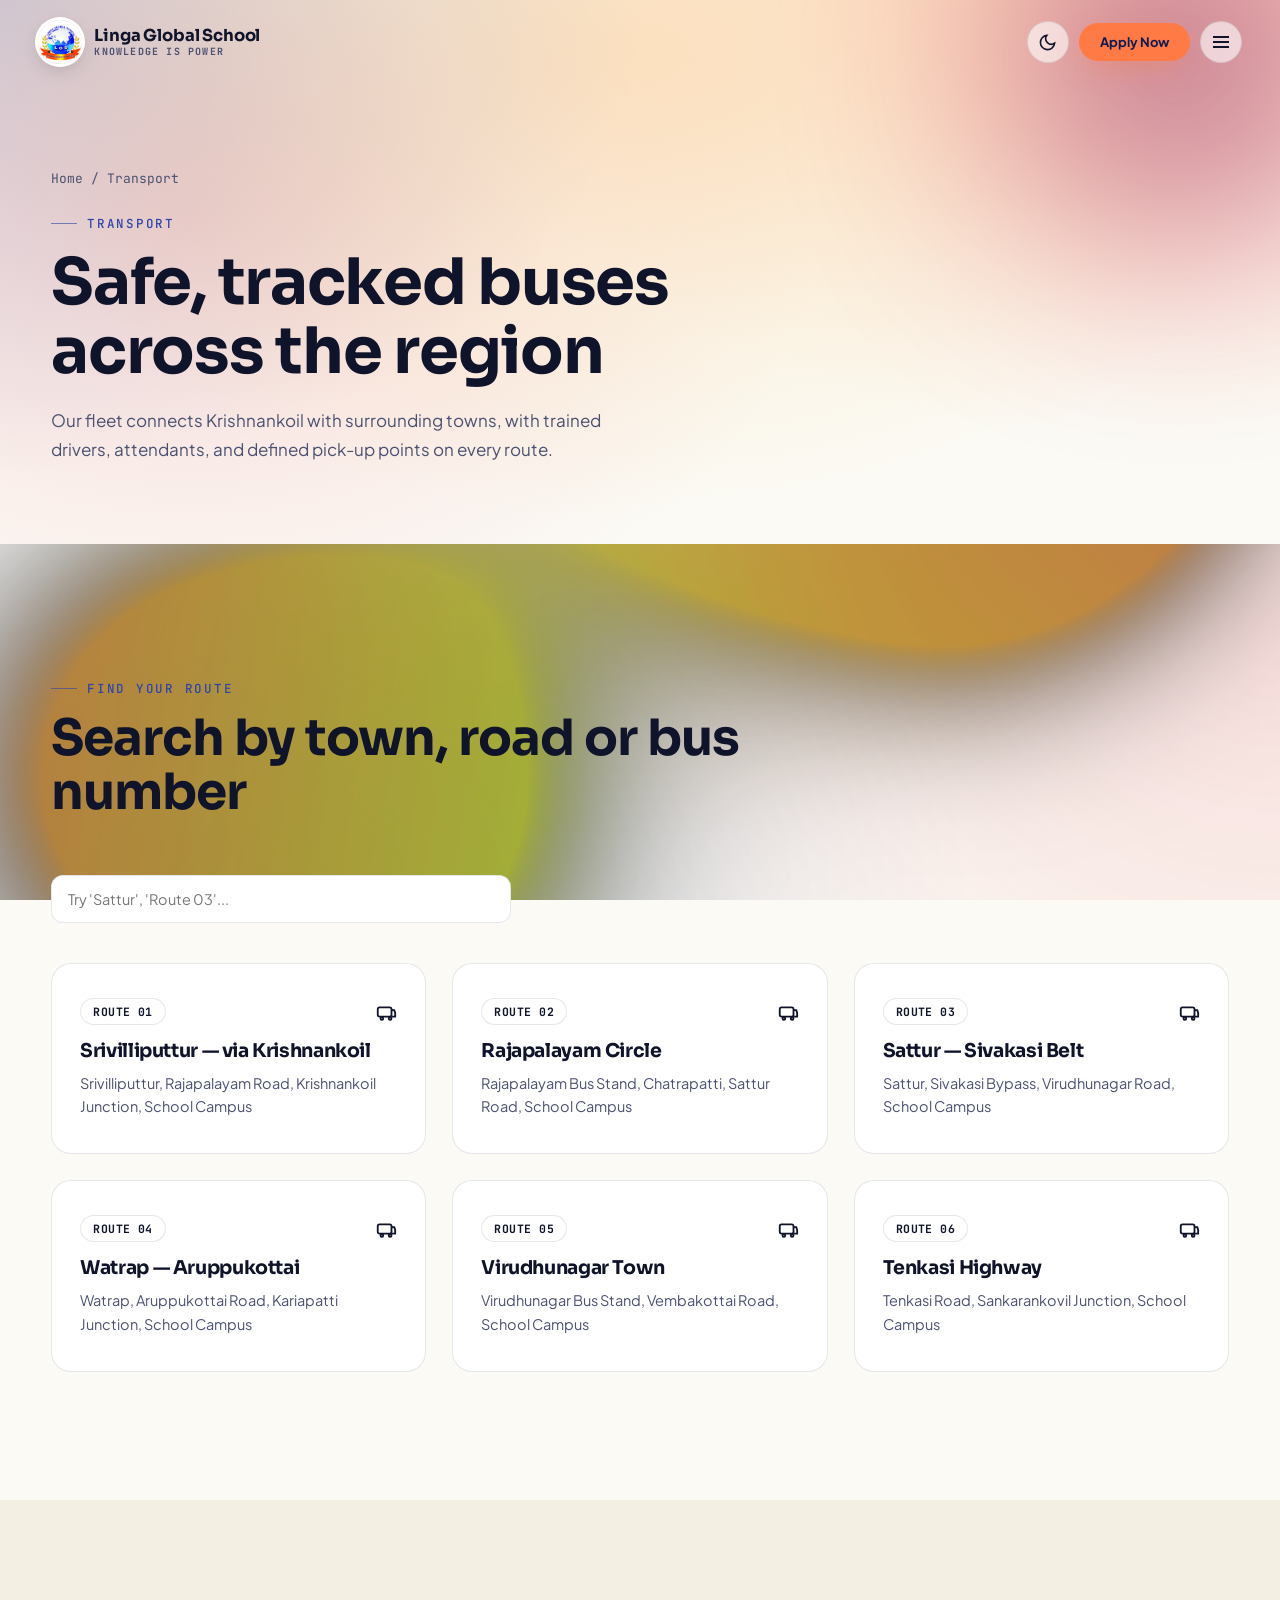
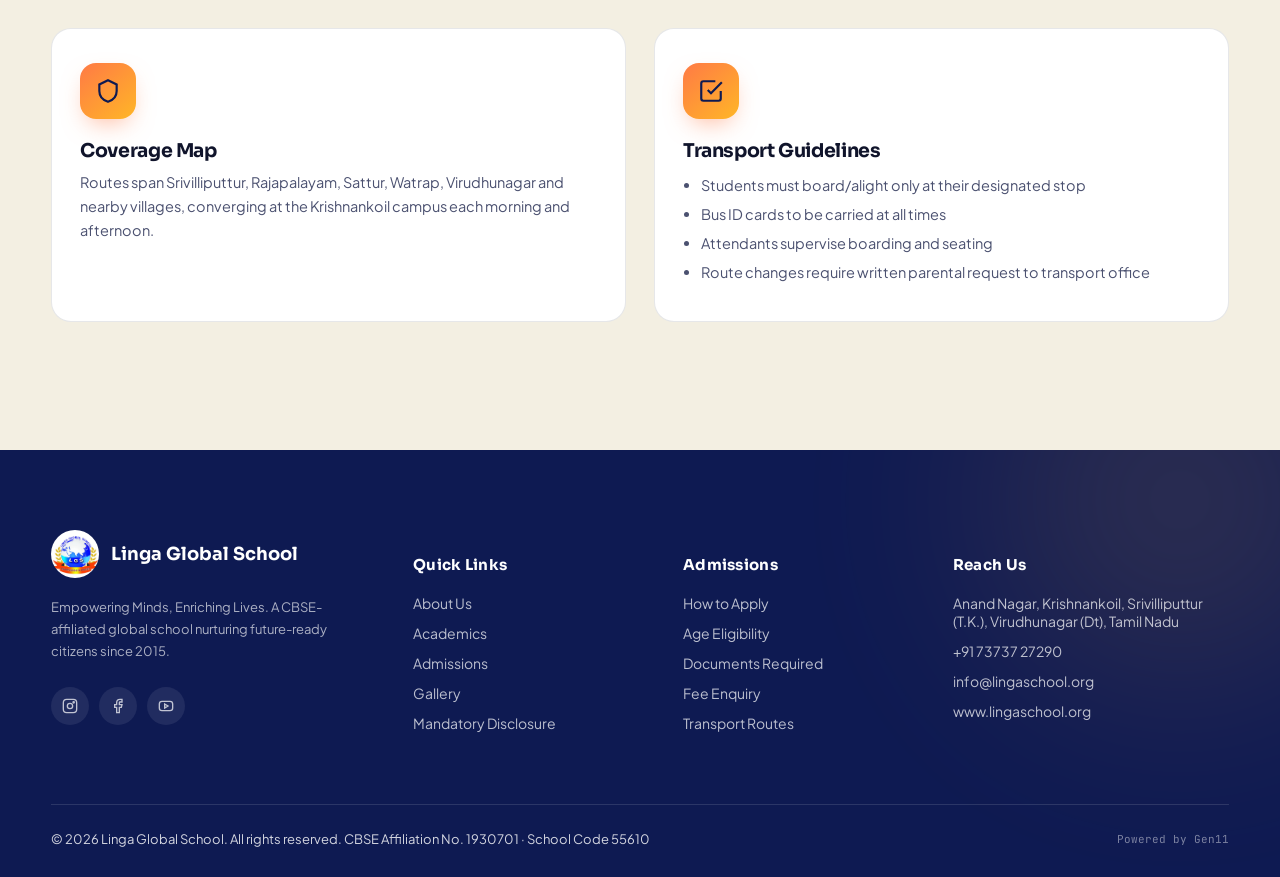
<file: transport.html>
<!DOCTYPE html>
<html lang="en">
<head>
<meta charset="UTF-8">
<meta name="viewport" content="width=device-width, initial-scale=1.0">
<title>Transport | Linga Global School</title>
<meta name="description" content="Bus routes, coverage map and transport guidelines for Linga Global School students.">
<meta name="theme-color" content="#1B2E7A">
<link rel="icon" href="assets/images/logo-round.jpg">
<link rel="preconnect" href="https://fonts.googleapis.com">
<link href="https://fonts.googleapis.com/css2?family=Sora:wght@400;500;600;700;800https://fonts.googleapis.com/css2?family=Sora:wght@400;500;600;700;800&family=Plus+Jakarta+Sans:wght@400;500;600;700;800&family=JetBrains+Mono:wght@400;500;700&display=swapfamily=Plus+Jakarta+Sans:wght@400;500;600;700;800https://fonts.googleapis.com/css2?family=Sora:wght@400;500;600;700;800&family=Plus+Jakarta+Sans:wght@400;500;600;700;800&family=JetBrains+Mono:wght@400;500;700&display=swapfamily=JetBrains+Mono:wght@400;500;700https://fonts.googleapis.com/css2?family=Sora:wght@400;500;600;700;800&family=Plus+Jakarta+Sans:wght@400;500;600;700;800&family=JetBrains+Mono:wght@400;500;700&display=swapfamily=Archivo+Blackhttps://fonts.googleapis.com/css2?family=Sora:wght@400;500;600;700;800&family=Plus+Jakarta+Sans:wght@400;500;600;700;800&family=JetBrains+Mono:wght@400;500;700&display=swapdisplay=swap" rel="stylesheet">
<link rel="stylesheet" href="assets/css/style.css">
</head>
<body>
<canvas id="bgGradient" aria-hidden="true"></canvas>

<div class="loader"><div class="loader-globe"></div></div>

<a href="#main" class="small" style="position:absolute;left:-9999px;top:0;">Skip to content</a>

<nav class="nav" id="siteNav">
  <div class="container nav-inner">
    <a href="index.html" class="brand">
      <img src="assets/images/logo-round.jpg" alt="Linga Global School crest">
      <span class="brand-text"><b>Linga Global School</b><small>Knowledge is Power</small></span>
    </a>
    <div class="nav-links">
        <a href="index.html" class="">Home</a>
        <a href="about.html" class="">About</a>
        <a href="academics.html" class="">Academics</a>
        <a href="admissions.html" class="">Admissions</a>
        <a href="facilities.html" class="">Facilities</a>
        <a href="transport.html" class="active">Transport</a>
        <a href="gallery.html" class="">Gallery</a>
        <a href="achievements.html" class="">Achievements</a>
        <a href="announcements.html" class="">Announcements</a>
        <a href="contact.html" class="">Contact</a>
        <a href="disclosure.html" class="">Disclosure</a>
    </div>
    <div class="nav-actions">
      <button class="theme-toggle" aria-label="Toggle dark mode">
        <svg class="moon" viewBox="0 0 24 24" fill="none" stroke="currentColor" stroke-width="2"><path d="M21 12.79A9 9 0 1 1 11.21 3 7 7 0 0 0 21 12.79z"/></svg>
        <svg class="sun" viewBox="0 0 24 24" fill="none" stroke="currentColor" stroke-width="2"><circle cx="12" cy="12" r="4"/><path d="M12 2v2M12 20v2M4.9 4.9l1.4 1.4M17.7 17.7l1.4 1.4M2 12h2M20 12h2M4.9 19.1l1.4-1.4M17.7 6.3l1.4-1.4"/></svg>
      </button>
      <a href="admissions.html" class="btn btn-primary btn-sm magnetic"><span>Apply Now</span></a>
      <button class="nav-burger" aria-label="Open menu"><span></span></button>
    </div>
  </div>
</nav>

<div class="mobile-panel">
    <a href="index.html">Home</a>
    <a href="about.html">About</a>
    <a href="academics.html">Academics</a>
    <a href="admissions.html">Admissions</a>
    <a href="facilities.html">Facilities</a>
    <a href="transport.html">Transport</a>
    <a href="gallery.html">Gallery</a>
    <a href="achievements.html">Achievements</a>
    <a href="announcements.html">Announcements</a>
    <a href="contact.html">Contact</a>
    <a href="disclosure.html">Disclosure</a>
    <a href="admissions.html" class="btn btn-primary btn-block mt-24"><span>Apply Now</span></a>
</div>

<main id="main">

<section class="page-hero">
  <div class="orbit-field" aria-hidden="true">
    <div class="orb orb-blue" style="width:400px;height:400px;top:-140px;right:-100px;"></div>
  </div>
  <div class="container">
    <div class="crumb"><a href="index.html">Home</a> / Transport</div>
    <span class="eyebrow" data-reveal>Transport</span>
    <h1 data-reveal>Safe, tracked buses across the region</h1>
    <p data-reveal>Our fleet connects Krishnankoil with surrounding towns, with trained drivers, attendants, and defined pick-up points on every route.</p>
  </div>
</section>

<section>
  <div class="container">
    <div class="section-head" data-reveal>
      <span class="eyebrow">Find your route</span>
      <h2>Search by town, road or bus number</h2>
    </div>
    <div class="field" style="max-width:460px;" data-reveal>
      <input id="routeSearch" type="text" placeholder="Try 'Sattur', 'Route 03'...">
    </div>
    <div class="grid-3 stagger mt-40">
      
    <div class="card route-card" data-reveal data-search="route 01 srivilliputtur — via krishnankoil srivilliputtur, rajapalayam road, krishnankoil junction, school campus">
      <div class="flex items-center justify-between">
        <span class="tag">Route 01</span>
        <svg width="22" height="22" viewBox="0 0 24 24" fill="none" stroke="currentColor" stroke-width="2"><rect x="3" y="7" width="15" height="10" rx="2"/><path d="M18 10h3l1 3v4h-4"/><circle cx="7.5" cy="19" r="1.5"/><circle cx="16.5" cy="19" r="1.5"/></svg>
      </div>
      <h3 class="mt-16">Srivilliputtur — via Krishnankoil</h3>
      <p class="mt-8">Srivilliputtur, Rajapalayam Road, Krishnankoil Junction, School Campus</p>
    </div>
    <div class="card route-card" data-reveal data-search="route 02 rajapalayam circle rajapalayam bus stand, chatrapatti, sattur road, school campus">
      <div class="flex items-center justify-between">
        <span class="tag">Route 02</span>
        <svg width="22" height="22" viewBox="0 0 24 24" fill="none" stroke="currentColor" stroke-width="2"><rect x="3" y="7" width="15" height="10" rx="2"/><path d="M18 10h3l1 3v4h-4"/><circle cx="7.5" cy="19" r="1.5"/><circle cx="16.5" cy="19" r="1.5"/></svg>
      </div>
      <h3 class="mt-16">Rajapalayam Circle</h3>
      <p class="mt-8">Rajapalayam Bus Stand, Chatrapatti, Sattur Road, School Campus</p>
    </div>
    <div class="card route-card" data-reveal data-search="route 03 sattur — sivakasi belt sattur, sivakasi bypass, virudhunagar road, school campus">
      <div class="flex items-center justify-between">
        <span class="tag">Route 03</span>
        <svg width="22" height="22" viewBox="0 0 24 24" fill="none" stroke="currentColor" stroke-width="2"><rect x="3" y="7" width="15" height="10" rx="2"/><path d="M18 10h3l1 3v4h-4"/><circle cx="7.5" cy="19" r="1.5"/><circle cx="16.5" cy="19" r="1.5"/></svg>
      </div>
      <h3 class="mt-16">Sattur — Sivakasi Belt</h3>
      <p class="mt-8">Sattur, Sivakasi Bypass, Virudhunagar Road, School Campus</p>
    </div>
    <div class="card route-card" data-reveal data-search="route 04 watrap — aruppukottai watrap, aruppukottai road, kariapatti junction, school campus">
      <div class="flex items-center justify-between">
        <span class="tag">Route 04</span>
        <svg width="22" height="22" viewBox="0 0 24 24" fill="none" stroke="currentColor" stroke-width="2"><rect x="3" y="7" width="15" height="10" rx="2"/><path d="M18 10h3l1 3v4h-4"/><circle cx="7.5" cy="19" r="1.5"/><circle cx="16.5" cy="19" r="1.5"/></svg>
      </div>
      <h3 class="mt-16">Watrap — Aruppukottai</h3>
      <p class="mt-8">Watrap, Aruppukottai Road, Kariapatti Junction, School Campus</p>
    </div>
    <div class="card route-card" data-reveal data-search="route 05 virudhunagar town virudhunagar bus stand, vembakottai road, school campus">
      <div class="flex items-center justify-between">
        <span class="tag">Route 05</span>
        <svg width="22" height="22" viewBox="0 0 24 24" fill="none" stroke="currentColor" stroke-width="2"><rect x="3" y="7" width="15" height="10" rx="2"/><path d="M18 10h3l1 3v4h-4"/><circle cx="7.5" cy="19" r="1.5"/><circle cx="16.5" cy="19" r="1.5"/></svg>
      </div>
      <h3 class="mt-16">Virudhunagar Town</h3>
      <p class="mt-8">Virudhunagar Bus Stand, Vembakottai Road, School Campus</p>
    </div>
    <div class="card route-card" data-reveal data-search="route 06 tenkasi highway tenkasi road, sankarankovil junction, school campus">
      <div class="flex items-center justify-between">
        <span class="tag">Route 06</span>
        <svg width="22" height="22" viewBox="0 0 24 24" fill="none" stroke="currentColor" stroke-width="2"><rect x="3" y="7" width="15" height="10" rx="2"/><path d="M18 10h3l1 3v4h-4"/><circle cx="7.5" cy="19" r="1.5"/><circle cx="16.5" cy="19" r="1.5"/></svg>
      </div>
      <h3 class="mt-16">Tenkasi Highway</h3>
      <p class="mt-8">Tenkasi Road, Sankarankovil Junction, School Campus</p>
    </div>
    </div>
  </div>
</section>

<section style="background:var(--bg-alt);">
  <div class="container grid-2">
    <div class="card" data-reveal="left">
      <div class="icon-wrap"><svg viewBox="0 0 24 24" fill="none" stroke="currentColor" stroke-width="2"><path d="M12 2l8 4v6c0 5-3.5 8.5-8 10-4.5-1.5-8-5-8-10V6z"/></svg></div>
      <h3>Coverage Map</h3>
      <p class="mt-8">Routes span Srivilliputtur, Rajapalayam, Sattur, Watrap, Virudhunagar and nearby villages, converging at the Krishnankoil campus each morning and afternoon.</p>
    </div>
    <div class="card" data-reveal="right">
      <div class="icon-wrap"><svg viewBox="0 0 24 24" fill="none" stroke="currentColor" stroke-width="2"><path d="M9 11l3 3L22 4"/><path d="M21 12v7a2 2 0 0 1-2 2H5a2 2 0 0 1-2-2V5a2 2 0 0 1 2-2h11"/></svg></div>
      <h3>Transport Guidelines</h3>
      <ul class="mt-8" style="padding-left:18px;list-style:disc;color:var(--ink-soft);font-size:14.5px;line-height:2;">
        <li>Students must board/alight only at their designated stop</li>
        <li>Bus ID cards to be carried at all times</li>
        <li>Attendants supervise boarding and seating</li>
        <li>Route changes require written parental request to transport office</li>
      </ul>
    </div>
  </div>
</section>

<footer class="footer">
  <div class="orbit-field" aria-hidden="true">
    <div class="orb orb-gold" style="width:400px;height:400px;top:-150px;right:-100px;opacity:.12"></div>
  </div>
  <div class="container footer-grid">
    <div>
      <div class="footer-brand">
        <img src="assets/images/logo-round.jpg" alt="LGS crest">
        <b>Linga Global School</b>
      </div>
      <p class="small" style="max-width:280px;line-height:1.7;opacity:.8;">Empowering Minds, Enriching Lives. A CBSE-affiliated global school nurturing future-ready citizens since 2015.</p>
      <div class="socials mt-24">
        <a href="https://www.instagram.com/lgs_official_2015/" target="_blank" rel="noopener" aria-label="Instagram"><svg viewBox="0 0 24 24" fill="none" stroke="currentColor" stroke-width="2"><rect x="2" y="2" width="20" height="20" rx="5"/><circle cx="12" cy="12" r="4"/><circle cx="17.5" cy="6.5" r="1"/></svg></a>
        <a href="https://www.facebook.com" target="_blank" rel="noopener" aria-label="Facebook"><svg viewBox="0 0 24 24" fill="none" stroke="currentColor" stroke-width="2"><path d="M18 2h-3a5 5 0 0 0-5 5v3H7v4h3v8h4v-8h3l1-4h-4V7a1 1 0 0 1 1-1h3z"/></svg></a>
        <a href="https://www.youtube.com" target="_blank" rel="noopener" aria-label="YouTube"><svg viewBox="0 0 24 24" fill="none" stroke="currentColor" stroke-width="2"><rect x="2" y="5" width="20" height="14" rx="4"/><path d="M10 9l5 3-5 3z"/></svg></a>
      </div>
    </div>
    <div>
      <h5>Quick Links</h5>
      <ul>
        <li><a href="about.html">About Us</a></li>
        <li><a href="academics.html">Academics</a></li>
        <li><a href="admissions.html">Admissions</a></li>
        <li><a href="gallery.html">Gallery</a></li>
        <li><a href="disclosure.html">Mandatory Disclosure</a></li>
      </ul>
    </div>
    <div>
      <h5>Admissions</h5>
      <ul>
        <li><a href="admissions.html">How to Apply</a></li>
        <li><a href="admissions.html#eligibility">Age Eligibility</a></li>
        <li><a href="admissions.html#documents">Documents Required</a></li>
        <li><a href="contact.html">Fee Enquiry</a></li>
        <li><a href="transport.html">Transport Routes</a></li>
      </ul>
    </div>
    <div>
      <h5>Reach Us</h5>
      <ul>
        <li><a href="https://maps.google.com/?q=Linga+Global+School+Anand+Nagar+Krishnankoil+Srivilliputtur+Virudhunagar+Tamil+Nadu" target="_blank" rel="noopener">Anand Nagar, Krishnankoil, Srivilliputtur (T.K.), Virudhunagar (Dt), Tamil Nadu</a></li>
        <li><a href="tel:+917373727290">+91 73737 27290</a></li>
        <li><a href="mailto:info@lingaschool.org">info@lingaschool.org</a></li>
        <li><a href="https://www.lingaschool.org" target="_blank" rel="noopener">www.lingaschool.org</a></li>
      </ul>
    </div>
  </div>
  <div class="container footer-bottom">
    <span>&copy; <span id="year"></span> Linga Global School. All rights reserved. CBSE Affiliation No. 1930701 &middot; School Code 55610</span>
    <span class="credit">Powered by Gen11</span>
  </div>
</footer>

<div class="back-top" aria-label="Back to top">
  <svg width="18" height="18" viewBox="0 0 24 24" fill="none" stroke="currentColor" stroke-width="2.4"><path d="M12 19V5M5 12l7-7 7 7"/></svg>
</div>

<script>document.getElementById('year') && (document.getElementById('year').textContent = new Date().getFullYear());</script>
<script src="assets/js/main.js"></script>

</main>
<script src="assets/js/gradient.js" defer></script>
</body>
</html>
</file>
<file: assets/css/style.css>
/* ==========================================================================
   LINGA GLOBAL SCHOOL — Design System
   Signature motif: the "Orbit" — concentric rings + a globe, lifted directly
   from the school's own crest, animated slowly through every section as the
   site's recurring visual thread (global reach, constant motion, quiet orbit).
   ========================================================================== */

:root{
  /* ---- Brand tokens ---- */
  --yellow:        #FF7A45;   /* Vivid Orange accent */
  --yellow-dim:    #E63946;   /* Rich Red */
  --royal:         #1B2E7A;   /* Royal Blue */
  --royal-deep:    #0E1A52;
  --royal-soft:    #2E45A8;
  --gold:          #FFB627;   /* Warm Amber-Yellow */
  --gold-soft:     #FFD98E;   /* Soft Peach-Yellow */

  /* ---- Light theme surface ---- */
  --bg:            #FBFAF5;
  --bg-alt:        #F3EFE2;
  --surface:       #FFFFFF;
  --surface-glass: rgba(255,255,255,0.6);
  --ink:           #10142B;
  --ink-soft:      #4B5170;
  --line:          rgba(16,20,43,0.10);

  /* ---- Type ---- */
  --f-display: 'Sora', sans-serif;
  --f-body:    'Plus Jakarta Sans', sans-serif;
  --f-mono:    'JetBrains Mono', monospace;
  --f-number:  'Archivo Black', sans-serif;

  --radius-sm: 12px;
  --radius-md: 20px;
  --radius-lg: 32px;
  --shadow-1: 0 2px 10px rgba(14,26,82,0.06);
  --shadow-2: 0 20px 60px -20px rgba(14,26,82,0.25);
  --ease: cubic-bezier(.22,1,.36,1);
}

[data-theme="dark"]{
  --bg:            #070A1C;
  --bg-alt:        #0C1130;
  --surface:       #10163A;
  --surface-glass: rgba(16,22,58,0.55);
  --ink:           #F4F3EC;
  --ink-soft:      #B7BCDC;
  --line:          rgba(255,255,255,0.10);
  --shadow-2: 0 20px 60px -20px rgba(0,0,0,0.6);
}

*,*::before,*::after{ box-sizing:border-box; }
html{ scroll-behavior:smooth; }
@media (prefers-reduced-motion: reduce){
  html{ scroll-behavior:auto; }
  *,*::before,*::after{ animation-duration:.001ms !important; animation-iteration-count:1 !important; transition-duration:.001ms !important; scroll-behavior:auto !important; }
}

body{
  margin:0;
  font-family:var(--f-body);
  background:var(--bg);
  color:var(--ink);
  -webkit-font-smoothing:antialiased;
  overflow-x:hidden;
  transition:background .5s var(--ease), color .5s var(--ease);
}
body::before{
  content:'';
  position:fixed; inset:0; z-index:-1; pointer-events:none;
  background:
    radial-gradient(ellipse 1300px 900px at 0% 0%, rgba(255,122,69,.20), transparent 60%),
    radial-gradient(ellipse 1100px 850px at 50% 35%, rgba(255,182,39,.15), transparent 62%),
    radial-gradient(ellipse 1200px 950px at 100% 70%, rgba(230,57,70,.14), transparent 60%),
    radial-gradient(ellipse 1300px 950px at 15% 100%, rgba(27,46,122,.16), transparent 60%);
}
[data-theme="dark"] body::before{
  background:
    radial-gradient(ellipse 1300px 900px at 0% 0%, rgba(255,122,69,.10), transparent 60%),
    radial-gradient(ellipse 1100px 850px at 50% 35%, rgba(255,182,39,.08), transparent 62%),
    radial-gradient(ellipse 1200px 950px at 100% 70%, rgba(230,57,70,.08), transparent 60%),
    radial-gradient(ellipse 1300px 950px at 15% 100%, rgba(46,69,168,.20), transparent 60%);
}
#bgGradient{
  position:fixed; inset:0; z-index:-1; pointer-events:none;
  width:100vw; height:100vh; display:block;
}

img{ max-width:100%; display:block; }
a{ color:inherit; text-decoration:none; }
ul{ margin:0; padding:0; list-style:none; }
button{ font-family:inherit; }
::selection{ background:var(--gold); color:var(--royal-deep); }

:focus-visible{ outline:2px solid var(--gold); outline-offset:3px; border-radius:4px; }

h1,h2,h3,h4{ font-family:var(--f-display); margin:0; line-height:1.08; letter-spacing:-0.02em; }
p{ margin:0; }

.container{ width:min(1240px, 92%); margin-inline:auto; position:relative; }
.container-wide{ width:min(1440px, 94%); margin-inline:auto; position:relative; }

section{ position:relative; padding:clamp(70px,10vw,140px) 0; }

.eyebrow{
  display:inline-flex; align-items:center; gap:10px;
  font-family:var(--f-mono); font-size:12.5px; letter-spacing:.14em; text-transform:uppercase;
  color:var(--royal-soft); font-weight:500;
}
[data-theme="dark"] .eyebrow{ color:var(--gold-soft); }
.eyebrow::before{ content:''; width:26px; height:1px; background:currentColor; opacity:.6; }

.section-head{ max-width:720px; margin-bottom:56px; }
.section-head h2{ font-size:clamp(30px,4.2vw,50px); margin-top:14px; }
.section-head p{ margin-top:18px; font-size:17px; color:var(--ink-soft); line-height:1.7; }
.section-head.center{ margin-inline:auto; text-align:center; }

/* ---- Buttons ---- */
.btn{
  display:inline-flex; align-items:center; justify-content:center; gap:8px;
  font-family:var(--f-body); font-weight:700; font-size:14.5px;
  padding:15px 30px; border-radius:100px; border:1px solid transparent;
  cursor:pointer; position:relative; overflow:hidden; white-space:nowrap;
  transition:transform .35s var(--ease), box-shadow .35s var(--ease), background .35s var(--ease), color .35s var(--ease);
}
.btn span{ position:relative; z-index:2; display:inline-flex; align-items:center; gap:8px;}
.btn-primary{ background:var(--yellow); color:var(--royal-deep); box-shadow:0 10px 30px -10px rgba(255,122,69,.6); }
.btn-primary:hover{ transform:translateY(-3px); box-shadow:0 16px 34px -10px rgba(255,122,69,.75); }
.btn-outline{ background:transparent; color:var(--ink); border-color:var(--line); backdrop-filter:blur(6px); }
.btn-outline:hover{ transform:translateY(-3px); border-color:var(--gold); color:var(--royal-soft); }
[data-theme="dark"] .btn-outline:hover{ color:var(--gold-soft); }
.btn-ghost{ background:var(--surface-glass); border-color:var(--line); color:var(--ink); }
.btn-sm{ padding:10px 20px; font-size:13px; }
.btn-block{ width:100%; }

/* magnetic wrapper */
.magnetic{ display:inline-block; }

/* ==========================================================================
   NAVBAR
   ========================================================================== */
.nav{
  position:fixed; top:0; left:0; right:0; z-index:1000;
  padding:20px 0;
  transition:padding .4s var(--ease), background .4s var(--ease), box-shadow .4s var(--ease);
}
.nav.scrolled{
  padding:12px 0;
  background:var(--surface-glass);
  backdrop-filter:blur(18px) saturate(160%);
  box-shadow:var(--shadow-1);
  border-bottom:1px solid var(--line);
}
.nav-inner{ display:flex; align-items:center; justify-content:space-between; gap:20px; width:min(1440px, 94%); margin-inline:auto; }
.brand{ display:flex; align-items:center; gap:12px; font-family:var(--f-display); font-weight:700; }
.brand img{ width:44px; height:44px; border-radius:50%; object-fit:cover; box-shadow:0 0 0 3px var(--surface), 0 6px 18px rgba(0,0,0,.15); }
.brand-text{ display:flex; flex-direction:column; line-height:1.15; }
.brand-text b{ font-size:16.5px; letter-spacing:-0.01em; }
.brand-text small{ font-family:var(--f-mono); font-size:10px; letter-spacing:.12em; color:var(--ink-soft); text-transform:uppercase; }

.nav-links{ display:flex; align-items:center; gap:0; }
.nav-links a{ font-size:13.5px; font-weight:600; padding:10px 11px; border-radius:100px; color:var(--ink-soft); }
.nav-links a:hover, .nav-links a.active{ color:var(--ink); background:var(--surface-glass); }

.nav-actions{ display:flex; align-items:center; gap:10px; }
.theme-toggle{
  width:42px; height:42px; border-radius:50%; border:1px solid var(--line); background:var(--surface-glass);
  display:flex; align-items:center; justify-content:center; cursor:pointer; color:var(--ink);
  transition:transform .3s;
}
.theme-toggle:hover{ transform:rotate(20deg); }
.theme-toggle svg{ width:19px; height:19px; }
.theme-toggle .sun{ display:none; }
[data-theme="dark"] .theme-toggle .sun{ display:block; }
[data-theme="dark"] .theme-toggle .moon{ display:none; }

.nav-burger{ display:none; width:42px; height:42px; border-radius:50%; border:1px solid var(--line); background:var(--surface-glass); align-items:center; justify-content:center; cursor:pointer; }
.nav-burger span{ display:block; width:16px; height:2px; background:var(--ink); position:relative; }
.nav-burger span::before,.nav-burger span::after{ content:''; position:absolute; left:0; width:16px; height:2px; background:var(--ink); transition:transform .3s; }
.nav-burger span::before{ top:-5px; } .nav-burger span::after{ top:5px; }

.mobile-panel{
  position:fixed; inset:0; z-index:999; background:var(--bg); padding:110px 28px 40px;
  transform:translateY(-100%); transition:transform .5s var(--ease); overflow-y:auto;
}
.mobile-panel.open{ transform:translateY(0); }
.mobile-panel a{ display:block; font-family:var(--f-display); font-size:26px; padding:14px 0; border-bottom:1px solid var(--line); }

@media (max-width: 1300px){
  .nav-links{ display:none; }
  .nav-burger{ display:flex; }
}

/* ==========================================================================
   ORBIT BACKGROUND SYSTEM (signature motif)
   ========================================================================== */
.orbit-field{ position:absolute; inset:0; overflow:hidden; pointer-events:none; z-index:0; }
.orbit-field svg{ position:absolute; }
.orb{
  position:absolute; border-radius:50%; filter:blur(105px); opacity:.58;
  animation:drift 22s ease-in-out infinite;
}
@keyframes drift{
  0%,100%{ transform:translate(0,0) scale(1); }
  50%{ transform:translate(30px,-40px) scale(1.08); }
}
.orb-yellow{ background:radial-gradient(circle, var(--gold) 0%, var(--yellow) 45%, var(--yellow-dim) 68%, transparent 82%); }
.orb-blue{ background:radial-gradient(circle, var(--royal-soft) 0%, var(--yellow-dim) 55%, transparent 80%); }
.orb-gold{ background:radial-gradient(circle, var(--gold-soft) 0%, var(--gold) 50%, var(--yellow) 70%, transparent 84%); }

.ring{
  position:absolute; border-radius:50%; border:1px solid var(--line);
  animation:spin 90s linear infinite;
}
@keyframes spin{ to{ transform:rotate(360deg); } }
.ring.reverse{ animation-direction:reverse; }

.star{ position:absolute; width:3px; height:3px; border-radius:50%; background:var(--gold); opacity:.6; animation:twinkle 4s ease-in-out infinite; }
@keyframes twinkle{ 0%,100%{ opacity:.15; } 50%{ opacity:.9; } }

/* section divider svg wave */
.divider{ display:block; width:100%; height:auto; }

/* ==========================================================================
   REVEAL ANIMATIONS
   ========================================================================== */
[data-reveal]{ opacity:0; transform:translateY(36px); transition:opacity .9s var(--ease), transform .9s var(--ease); }
[data-reveal].in{ opacity:1; transform:translateY(0); }
[data-reveal="scale"]{ transform:scale(.92); }
[data-reveal="scale"].in{ transform:scale(1); }
[data-reveal="left"]{ transform:translateX(-40px); }
[data-reveal="left"].in{ transform:translateX(0); }
[data-reveal="right"]{ transform:translateX(40px); }
[data-reveal="right"].in{ transform:translateX(0); }
[data-reveal="blur"]{ filter:blur(14px); }
[data-reveal="blur"].in{ filter:blur(0); }

.stagger > *{ transition-delay:calc(var(--i,0) * 90ms); }

/* ==========================================================================
   GLASS CARD
   ========================================================================== */
.glass{
  background:var(--surface-glass);
  backdrop-filter:blur(16px) saturate(150%);
  border:1px solid var(--line);
  border-radius:var(--radius-md);
}
.card{
  background:var(--surface); border:1px solid var(--line); border-radius:var(--radius-md);
  padding:34px 28px; transition:transform .45s var(--ease), box-shadow .45s var(--ease), border-color .45s;
  position:relative; overflow:hidden;
}
.card:hover{ transform:translateY(-8px); box-shadow:var(--shadow-2); border-color:transparent; }
.card .icon-wrap{
  width:56px; height:56px; border-radius:16px; display:flex; align-items:center; justify-content:center;
  background:linear-gradient(140deg,var(--yellow),var(--gold)); color:var(--royal-deep); margin-bottom:22px;
  box-shadow:0 10px 24px -8px rgba(255,122,69,.55);
}
.card .icon-wrap svg{ width:26px; height:26px; }
.card h3{ font-size:19px; margin-bottom:10px; }
.card p{ color:var(--ink-soft); font-size:14.5px; line-height:1.65; }

/* ==========================================================================
   HERO
   ========================================================================== */
.hero{
  min-height:100svh; display:flex; align-items:center; position:relative;
  padding-top:120px; padding-bottom:60px;
  background:
    radial-gradient(ellipse 1300px 950px at 5% -15%, rgba(255,122,69,.30), transparent 72%),
    radial-gradient(ellipse 1100px 850px at 45% 10%, rgba(255,182,39,.24), transparent 74%),
    radial-gradient(ellipse 1000px 800px at 78% 35%, rgba(230,57,70,.20), transparent 72%),
    radial-gradient(ellipse 1300px 1000px at 100% 5%, rgba(27,46,122,.24), transparent 72%),
    var(--bg);
  overflow:hidden;
}
[data-theme="dark"] .hero{
  background:
    radial-gradient(ellipse 1300px 950px at 5% -15%, rgba(255,122,69,.16), transparent 72%),
    radial-gradient(ellipse 1100px 850px at 45% 10%, rgba(255,182,39,.14), transparent 74%),
    radial-gradient(ellipse 1000px 800px at 78% 35%, rgba(230,57,70,.14), transparent 72%),
    radial-gradient(ellipse 1300px 1000px at 100% 0%, rgba(46,69,168,.35), transparent 72%),
    var(--bg);
}
.hero-grid{ display:grid; grid-template-columns:1.05fr .95fr; gap:60px; align-items:center; }
.hero-tag{
  display:inline-flex; align-items:center; gap:10px; padding:8px 16px 8px 8px; border-radius:100px;
  background:var(--surface-glass); border:1px solid var(--line); font-size:13px; font-weight:600; margin-bottom:26px;
}
.hero-tag img{ width:26px; height:26px; border-radius:50%; }
.hero h1{ font-size:clamp(42px,6.4vw,80px); }
.hero h1 .line{ display:block; }
.hero h1 .accent{ color:var(--royal); position:relative; }
[data-theme="dark"] .hero h1 .accent{ color:var(--yellow); }
.hero p.lead{ margin-top:24px; font-size:18px; color:var(--ink-soft); max-width:520px; line-height:1.75; }
.hero-actions{ display:flex; flex-wrap:wrap; gap:14px; margin-top:34px; }
.hero-watch{ display:inline-flex; align-items:center; gap:12px; font-weight:700; font-size:14.5px; cursor:pointer; }
.hero-watch .play{
  width:46px; height:46px; border-radius:50%; background:var(--royal); color:#fff; display:flex; align-items:center; justify-content:center;
  box-shadow:0 0 0 6px rgba(27,46,122,.12);
}
[data-theme="dark"] .hero-watch .play{ background:var(--gold); color:var(--royal-deep); box-shadow:0 0 0 6px rgba(255,182,39,.15); }

.hero-visual{ position:relative; aspect-ratio:1/1.05; }
.hero-photo{
  position:absolute; inset:6%; border-radius:36px; overflow:hidden; box-shadow:var(--shadow-2);
  border:6px solid var(--surface);
}
.hero-photo img{ width:100%; height:100%; object-fit:cover; }
.hero-orbit-ring{ position:absolute; inset:0; border-radius:50%; border:1px dashed var(--line); animation:spin 60s linear infinite; }
.hero-orbit-ring.r2{ inset:-8%; animation-duration:80s; animation-direction:reverse; }
.hero-badge{
  position:absolute; padding:14px 18px; border-radius:18px; z-index:3;
  display:flex; align-items:center; gap:12px; box-shadow:var(--shadow-2);
}
.hero-badge.badge-1{ top:6%; left:-8%; }
.hero-badge.badge-2{ bottom:8%; right:-10%; }
.hero-badge b{ display:block; font-family:var(--f-number); font-size:19px; letter-spacing:-0.01em; }
.hero-badge span{ font-size:11.5px; color:var(--ink-soft); }
@media (max-width:980px){
  .hero-grid{ grid-template-columns:1fr; }
  .hero-badge{ display:none; }
}

.stat-strip{
  margin-top:70px; display:grid; grid-template-columns:repeat(4,1fr); gap:1px;
  background:var(--line); border-radius:var(--radius-md); overflow:hidden; border:1px solid var(--line);
}
.stat-cell{ background:var(--surface); padding:26px 20px; text-align:center; }
.stat-cell b{ font-family:var(--f-number); font-size:clamp(24px,3vw,34px); color:var(--royal); display:block; letter-spacing:-0.01em; }
[data-theme="dark"] .stat-cell b{ color:var(--yellow); }
.stat-cell span{ font-size:12.5px; color:var(--ink-soft); display:block; margin-top:6px; }
@media (max-width:760px){ .stat-strip{ grid-template-columns:repeat(2,1fr); } }

/* ==========================================================================
   GRIDS
   ========================================================================== */
.grid-2{ display:grid; grid-template-columns:1fr 1fr; gap:28px; }
.grid-3{ display:grid; grid-template-columns:repeat(3,1fr); gap:26px; }
.grid-4{ display:grid; grid-template-columns:repeat(4,1fr); gap:22px; }
@media (max-width:980px){ .grid-3,.grid-4{ grid-template-columns:repeat(2,1fr); } .grid-2{ grid-template-columns:1fr; } }
@media (max-width:620px){ .grid-3,.grid-4{ grid-template-columns:1fr; } }

/* ==========================================================================
   TIMELINE
   ========================================================================== */
.timeline{ position:relative; padding-left:40px; }
.timeline::before{ content:''; position:absolute; left:9px; top:6px; bottom:6px; width:2px; background:linear-gradient(var(--gold),var(--royal-soft)); }
.t-item{ position:relative; padding-bottom:44px; }
.t-item:last-child{ padding-bottom:0; }
.t-dot{ position:absolute; left:-40px; top:2px; width:20px; height:20px; border-radius:50%; background:var(--surface); border:3px solid var(--gold); }
.t-item b{ font-family:var(--f-number); color:var(--royal-soft); font-size:13px; letter-spacing:.02em; }
[data-theme="dark"] .t-item b{ color:var(--gold-soft); }
.t-item h4{ font-size:19px; margin:6px 0 8px; }
.t-item p{ color:var(--ink-soft); font-size:14.5px; line-height:1.65; max-width:600px; }

/* ==========================================================================
   COUNTERS SECTION
   ========================================================================== */
.counter-band{
  background:linear-gradient(120deg,var(--royal-deep),var(--royal));
  color:#fff; border-radius:var(--radius-lg); padding:60px 40px; position:relative; overflow:hidden;
}
.counter-band .grid-4{ position:relative; z-index:2; }
.counter-band .stat-cell{ background:transparent; }
.counter-band .stat-cell b{ color:var(--yellow); }
.counter-band .stat-cell span{ color:rgba(255,255,255,.7); }

/* ==========================================================================
   FOUNDER / LEADERSHIP
   ========================================================================== */
.founder-wrap{ display:grid; grid-template-columns:.8fr 1.2fr; gap:56px; align-items:center; }
.founder-photo{ position:relative; }
.founder-photo .frame{ border-radius:var(--radius-lg); overflow:hidden; border:6px solid var(--surface); box-shadow:var(--shadow-2); }
.founder-photo .frame img{ width:100%; aspect-ratio:4/5; object-fit:cover; }
.founder-quote{ font-family:var(--f-display); font-size:22px; line-height:1.5; margin:20px 0 24px; }
.founder-name{ font-weight:700; font-size:17px; }
.founder-role{ color:var(--ink-soft); font-size:13.5px; margin-top:2px; }
@media (max-width:900px){ .founder-wrap{ grid-template-columns:1fr; } }

.leader-card{ text-align:center; }
.leader-card .photo{ width:110px; height:110px; border-radius:50%; overflow:hidden; margin:0 auto 16px; border:4px solid var(--surface); box-shadow:var(--shadow-1); }
.leader-card .photo img{ width:100%; height:100%; object-fit:cover; }
.leader-card h4{ font-size:16px; }
.leader-card span{ font-size:12.5px; color:var(--ink-soft); font-family:var(--f-mono); text-transform:uppercase; letter-spacing:.06em; }

/* ==========================================================================
   FOOTER
   ========================================================================== */
.footer{
  background:var(--royal-deep); color:rgba(255,255,255,.82); padding:80px 0 30px; position:relative; overflow:hidden;
}
.footer a{ color:rgba(255,255,255,.72); transition:color .3s; }
.footer a:hover{ color:var(--yellow); }
.footer-grid{ display:grid; grid-template-columns:1.4fr 1fr 1fr 1.2fr; gap:40px; position:relative; z-index:2; }
.footer h5{ color:#fff; font-family:var(--f-display); font-size:15px; margin-bottom:20px; letter-spacing:.02em; }
.footer li{ margin-bottom:12px; font-size:14px; }
.footer-brand{ display:flex; align-items:center; gap:12px; margin-bottom:18px; }
.footer-brand img{ width:48px; height:48px; border-radius:50%; }
.footer-brand b{ font-family:var(--f-display); color:#fff; font-size:18px; }
.footer-bottom{ margin-top:60px; padding-top:26px; border-top:1px solid rgba(255,255,255,.12); display:flex; justify-content:space-between; align-items:center; flex-wrap:wrap; gap:16px; font-size:13px; position:relative; z-index:2; }
.socials{ display:flex; gap:10px; }
.socials a{ width:38px; height:38px; border-radius:50%; background:rgba(255,255,255,.08); display:flex; align-items:center; justify-content:center; }
.socials a:hover{ background:var(--yellow); color:var(--royal-deep); }
.socials svg{ width:16px; height:16px; }
.back-top{
  position:fixed; right:26px; bottom:26px; width:50px; height:50px; border-radius:50%;
  background:var(--yellow); color:var(--royal-deep); display:flex; align-items:center; justify-content:center;
  box-shadow:0 10px 24px -6px rgba(255,122,69,.6); z-index:500; opacity:0; pointer-events:none; transform:translateY(20px);
  transition:opacity .4s, transform .4s; cursor:pointer;
}
.back-top.show{ opacity:1; pointer-events:auto; transform:translateY(0); }
.credit{ font-family:var(--f-mono); font-size:11px; opacity:.55; }
@media (max-width:900px){ .footer-grid{ grid-template-columns:1fr 1fr; } }
@media (max-width:560px){ .footer-grid{ grid-template-columns:1fr; } }

/* ==========================================================================
   PAGE HERO (inner pages)
   ========================================================================== */
.page-hero{
  padding:170px 0 80px; position:relative; overflow:hidden;
  background:
    radial-gradient(ellipse 1100px 750px at 92% -15%, rgba(255,122,69,.26), transparent 70%),
    radial-gradient(ellipse 950px 650px at 50% 10%, rgba(255,182,39,.20), transparent 72%),
    radial-gradient(ellipse 900px 650px at 15% 40%, rgba(230,57,70,.16), transparent 70%),
    radial-gradient(ellipse 950px 700px at 0% 0%, rgba(27,46,122,.20), transparent 68%),
    var(--bg);
}
[data-theme="dark"] .page-hero{
  background:
    radial-gradient(ellipse 1100px 750px at 92% -15%, rgba(255,122,69,.14), transparent 70%),
    radial-gradient(ellipse 950px 650px at 50% 10%, rgba(255,182,39,.12), transparent 72%),
    radial-gradient(ellipse 900px 650px at 15% 40%, rgba(230,57,70,.10), transparent 70%),
    radial-gradient(ellipse 950px 700px at 0% 0%, rgba(46,69,168,.28), transparent 68%),
    var(--bg);
}
.page-hero .eyebrow{ margin-bottom:16px; }
.page-hero h1{ font-size:clamp(36px,5.5vw,64px); max-width:820px; }
.page-hero p{ margin-top:20px; font-size:17px; color:var(--ink-soft); max-width:600px; line-height:1.7; }
.crumb{ display:flex; gap:8px; align-items:center; font-size:13px; color:var(--ink-soft); margin-bottom:20px; font-family:var(--f-mono); }

/* ==========================================================================
   TABS / PILLS
   ========================================================================== */
.pill-row{ display:flex; flex-wrap:wrap; gap:10px; margin-bottom:40px; }
.pill{
  padding:10px 20px; border-radius:100px; border:1px solid var(--line); font-size:13.5px; font-weight:600;
  cursor:pointer; background:var(--surface); color:var(--ink-soft); transition:.3s;
}
.pill:hover{ border-color:var(--gold); }
.pill.active{ background:var(--royal); color:#fff; border-color:var(--royal); }
[data-theme="dark"] .pill.active{ background:var(--yellow); color:var(--royal-deep); }

/* ==========================================================================
   ACCORDION
   ========================================================================== */
.accordion-item{ border-bottom:1px solid var(--line); }
.accordion-head{ display:flex; justify-content:space-between; align-items:center; padding:22px 4px; cursor:pointer; gap:20px; }
.accordion-head h4{ font-size:17px; }
.accordion-head .plus{ width:26px; height:26px; border-radius:50%; border:1px solid var(--line); display:flex; align-items:center; justify-content:center; flex-shrink:0; transition:transform .4s var(--ease); position:relative; }
.accordion-head .plus::before,.accordion-head .plus::after{ content:''; position:absolute; background:var(--ink); }
.accordion-head .plus::before{ width:10px; height:1.5px; }
.accordion-head .plus::after{ width:1.5px; height:10px; transition:opacity .3s; }
.accordion-item.open .plus{ transform:rotate(45deg); background:var(--yellow); }
.accordion-item.open .plus::before, .accordion-item.open .plus::after{ background:var(--royal-deep); }
.accordion-body{ max-height:0; overflow:hidden; transition:max-height .5s var(--ease); }
.accordion-body-in{ padding:0 4px 26px; color:var(--ink-soft); font-size:14.5px; line-height:1.75; }

/* ==========================================================================
   FORMS
   ========================================================================== */
.field{ margin-bottom:18px; }
.field label{ display:block; font-size:13px; font-weight:700; margin-bottom:8px; }
.field input, .field select, .field textarea{
  width:100%; padding:14px 16px; border-radius:12px; border:1px solid var(--line); background:var(--surface);
  color:var(--ink); font-family:inherit; font-size:14.5px; transition:border-color .3s, box-shadow .3s;
}
.field input:focus, .field select:focus, .field textarea:focus{ border-color:var(--gold); box-shadow:0 0 0 4px rgba(255,182,39,.15); outline:none; }
.field textarea{ resize:vertical; min-height:110px; }

/* ==========================================================================
   MISC helpers
   ========================================================================== */
.text-royal{ color:var(--royal); } [data-theme="dark"] .text-royal{ color:var(--yellow); }
.mt-8{ margin-top:8px; } .mt-16{ margin-top:16px; } .mt-24{ margin-top:24px; } .mt-40{ margin-top:40px; }
.flex{ display:flex; } .items-center{ align-items:center; } .justify-between{ justify-content:space-between; } .gap-10{ gap:10px; }
.muted{ color:var(--ink-soft); }
.small{ font-size:13px; }
.tag{ display:inline-block; padding:5px 12px; border-radius:100px; background:var(--surface-glass); border:1px solid var(--line); font-size:11.5px; font-weight:700; letter-spacing:.04em; text-transform:uppercase; font-family:var(--f-mono); }

.loader{
  position:fixed; inset:0; z-index:3000; background:var(--royal-deep); display:flex; align-items:center; justify-content:center;
  transition:opacity .7s var(--ease), visibility .7s var(--ease);
}
.loader.hide{ opacity:0; visibility:hidden; }
.loader-globe{ width:64px; height:64px; border-radius:50%; border:3px solid rgba(255,122,69,.25); border-top-color:var(--yellow); animation:spin 1s linear infinite; }

/* ==========================================================================
   CONTACT PAGE — balanced layout, blended panel, gradient polish
   ========================================================================== */
.contact-layout{ display:grid; grid-template-columns:.92fr 1.08fr; gap:32px; align-items:stretch; }

.contact-info-grid{ display:grid; grid-template-columns:1fr 1fr; gap:16px; align-content:start; }
.contact-info-grid .card{ padding:26px 22px; }
.contact-info-grid .card:last-child:nth-child(odd){ grid-column:1 / -1; }

/* single seamless glass panel: map + form blended into one rounded block,
   no dead gap between them */
.contact-panel{
  position:relative; display:flex; flex-direction:column; overflow:hidden;
  border-radius:var(--radius-lg);
  border:1px solid transparent;
  background:
    linear-gradient(var(--surface-glass), var(--surface-glass)) padding-box,
    linear-gradient(150deg, var(--yellow), var(--gold-soft), var(--royal-soft)) border-box;
  backdrop-filter:blur(18px) saturate(160%);
  box-shadow:var(--shadow-1);
}
.contact-map{ position:relative; line-height:0; }
.contact-map iframe{ width:100%; height:230px; border:0; display:block; filter:saturate(1.05); }
[data-theme="dark"] .contact-map iframe{ filter:invert(0.92) grayscale(.28) contrast(0.9); }
.contact-map::after{
  content:''; position:absolute; inset:0; pointer-events:none;
  background:linear-gradient(180deg, rgba(0,0,0,0) 55%, var(--surface) 130%);
  opacity:.35;
}
.contact-form{ padding:34px 32px 32px; }
.contact-form h3{ margin-bottom:4px; }

@media (max-width:980px){
  .contact-layout{ grid-template-columns:1fr; }
}
@media (max-width:560px){
  .contact-info-grid{ grid-template-columns:1fr; }
  .contact-info-grid .card:last-child:nth-child(odd){ grid-column:auto; }
}

/* ==========================================================================
   ADMISSIONS — tighten vertical rhythm + gradient-bordered apply card
   ========================================================================== */
#apply{ padding-top:36px; }
#apply form.glass{
  position:relative;
  border:1px solid transparent;
  background:
    linear-gradient(var(--surface-glass), var(--surface-glass)) padding-box,
    linear-gradient(150deg, var(--yellow), var(--gold-soft), var(--royal-soft)) border-box;
  box-shadow:var(--shadow-1);
}

/* ==========================================================================
   FORM SUBMISSION MESSAGES — rounded, gradient-tinted status pills
   ========================================================================== */
.form-msg{
  margin-top:16px; padding:13px 18px; border-radius:100px; text-align:center;
  font-weight:600; font-size:13.5px; line-height:1.5; transition:background .3s, color .3s, border-color .3s;
  border:1px solid var(--line); background:var(--surface-glass);
}
.form-msg.success{
  background:linear-gradient(135deg, rgba(46,204,113,.16), rgba(46,204,113,.05));
  color:#1a7a42; border-color:rgba(46,204,113,.35);
}
[data-theme="dark"] .form-msg.success{ color:#7CEBA8; }
.form-msg.error{
  background:linear-gradient(135deg, rgba(214,69,69,.16), rgba(214,69,69,.05));
  color:#a83232; border-color:rgba(214,69,69,.35);
}
[data-theme="dark"] .form-msg.error{ color:#FF9AA6; }

.btn:disabled{ opacity:.7; cursor:not-allowed; transform:none !important; }

/* Mandatory Disclosure — document list */
.doc-section{ margin-top:56px; }
.doc-section h3.doc-heading{
  font-size:13px; letter-spacing:.08em; text-transform:uppercase;
  color:var(--royal-soft); font-weight:700; margin-bottom:18px;
  display:flex; align-items:center; gap:10px;
}
[data-theme="dark"] .doc-section h3.doc-heading{ color:var(--gold-soft); }
.doc-section h3.doc-heading::before{
  content:''; width:22px; height:2px; background:var(--gold); flex:none;
}
.doc-list{ display:flex; flex-direction:column; gap:12px; }
.doc-row{
  display:flex; align-items:center; gap:16px;
  padding:16px 20px; border:1px solid var(--line); border-radius:14px;
  background:var(--surface); transition:transform .3s var(--ease), box-shadow .3s var(--ease), border-color .3s;
}
.doc-row:hover{ transform:translateY(-3px); box-shadow:var(--shadow-2); border-color:transparent; }
.doc-row .doc-icon{
  width:38px; height:38px; border-radius:10px; flex:none;
  background:linear-gradient(135deg, var(--royal), var(--royal-soft));
  display:flex; align-items:center; justify-content:center;
}
.doc-row .doc-icon svg{ width:18px; height:18px; stroke:#fff; }
.doc-row .doc-info{ flex:1; min-width:0; }
.doc-row .doc-info b{ font-size:14.5px; display:block; }
.doc-row .doc-info span{ font-size:12.5px; color:var(--ink-soft); }
.doc-row .btn{ flex:none; padding:9px 16px; font-size:13px; }
.doc-table-wrap{ overflow-x:auto; margin-top:18px; }
table.doc-table{ width:100%; border-collapse:collapse; font-size:13.5px; }
table.doc-table th, table.doc-table td{
  padding:12px 14px; text-align:left; border-bottom:1px solid var(--line); white-space:nowrap;
}
table.doc-table td{ font-family:var(--f-number); font-size:13px; letter-spacing:.01em; }
table.doc-table th{ color:var(--royal-soft); font-weight:700; font-size:12px; text-transform:uppercase; letter-spacing:.04em; }
[data-theme="dark"] table.doc-table th{ color:var(--gold-soft); }
table.doc-table tr:last-child td{ border-bottom:none; }
</file>
